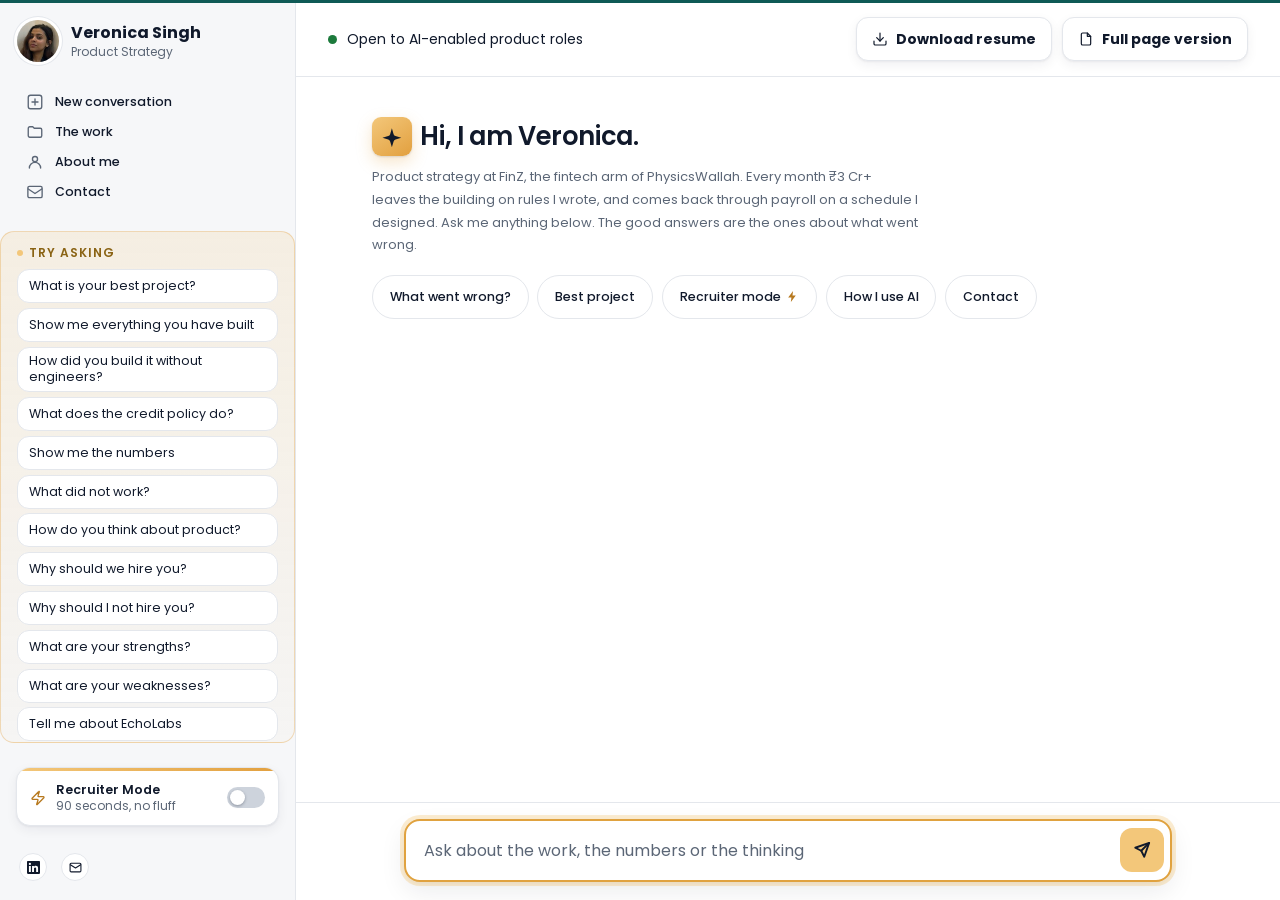
<file: index.html>
<!DOCTYPE html>
<html lang="en">
<head>
<meta charset="utf-8">
<meta name="viewport" content="width=device-width, initial-scale=1">
<title>Veronica Singh | Product Strategy, Employee Financing</title>
<meta name="description" content="Ask about the lending product Veronica Singh built from scratch at FinZ, the fintech vertical at PhysicsWallah. Now disbursing Rs 3 Cr+ a month to PhysicsWallah employees.">
<meta name="author" content="Veronica Singh">
<meta property="og:type" content="website">
<meta property="og:title" content="Veronica Singh | Product Strategy, Employee Financing">
<meta property="og:description" content="Ask about the lending product Veronica Singh built from scratch at FinZ, the fintech vertical at PhysicsWallah. Now disbursing Rs 3 Cr+ a month to PhysicsWallah employees.">
<meta property="og:site_name" content="Veronica Singh">
<meta property="og:locale" content="en_IN">
<!-- Set og:url and og:image once the site is hosted. -->
<!-- <meta property="og:url" content="https://YOUR-DOMAIN-HERE/index.html"> -->
<!-- <meta property="og:image" content="https://YOUR-DOMAIN-HERE/og-image.png"> 1200x630px -->
<meta name="twitter:card" content="summary_large_image">
<meta name="twitter:title" content="Veronica Singh | Product Strategy, Employee Financing">
<meta name="twitter:description" content="Ask about the lending product Veronica Singh built from scratch at FinZ, the fintech vertical at PhysicsWallah.">
<meta name="theme-color" content="#ffffff">
<link rel="preconnect" href="https://fonts.googleapis.com">
<link rel="preconnect" href="https://fonts.gstatic.com" crossorigin>
<link href="https://fonts.googleapis.com/css2?family=Poppins:wght@400;500;600;700&display=swap" rel="stylesheet">
<link rel="stylesheet" href="styles.css">
<link rel="stylesheet" href="chat.css">
</head>
<body class="app">
<a class="skip" href="#main">Skip to the conversation</a>
<div class="hairline" aria-hidden="true"></div>

<div class="shell">

  <aside class="side" id="side">
    <div class="side-id">
      <button class="side-face-btn" type="button" id="face-open" aria-label="See the full photo">
        <img class="side-face" src="img/avatar.jpg" alt="Veronica Singh" width="320" height="320">
      </button>
      <div>
        <p class="side-name">Veronica Singh</p>
        <p class="side-role">Product Strategy</p>
      </div>
    </div>

    <nav class="side-nav" aria-label="Sections">
      <button class="side-link" type="button" data-ask="reset"><svg viewBox="0 0 24 24" fill="none" stroke="currentColor" stroke-width="1.8" stroke-linecap="round" stroke-linejoin="round" aria-hidden="true"><rect x="3" y="3" width="18" height="18" rx="3"/><path d="M12 8v8M8 12h8"/></svg> New conversation</button>
      <button class="side-link" type="button" data-ask="work"><svg viewBox="0 0 24 24" fill="none" stroke="currentColor" stroke-width="1.8" stroke-linecap="round" stroke-linejoin="round" aria-hidden="true"><path d="M3 7a2 2 0 0 1 2-2h4l2 2h8a2 2 0 0 1 2 2v8a2 2 0 0 1-2 2H5a2 2 0 0 1-2-2z"/></svg> The work</button>
      <button class="side-link" type="button" data-ask="about"><svg viewBox="0 0 24 24" fill="none" stroke="currentColor" stroke-width="1.8" stroke-linecap="round" stroke-linejoin="round" aria-hidden="true"><circle cx="12" cy="8" r="3.4"/><path d="M4.5 20a7.5 7.5 0 0 1 15 0"/></svg> About me</button>
      <button class="side-link" type="button" data-ask="contact"><svg viewBox="0 0 24 24" fill="none" stroke="currentColor" stroke-width="1.8" stroke-linecap="round" stroke-linejoin="round" aria-hidden="true"><rect x="2.5" y="4.5" width="19" height="15" rx="2"/><path d="m3 8 9 6 9-6"/></svg> Contact</button>
    </nav>

    <div class="try-wrap">
      <p class="side-label" id="try-label">Try asking</p>
      <ul class="try-list" id="try-list" aria-labelledby="try-label">
        <li><button class="try" type="button" data-ask="best">What is your best project?</button></li>
        <li><button class="try" type="button" data-ask="work">Show me everything you have built</button></li>
        <li><button class="try" type="button" data-ask="ai">How did you build it without engineers?</button></li>
        <li><button class="try" type="button" data-ask="credit">What does the credit policy do?</button></li>
        <li><button class="try" type="button" data-ask="numbers">Show me the numbers</button></li>
        <li><button class="try" type="button" data-ask="limits">What did not work?</button></li>
        <li><button class="try" type="button" data-ask="principles">How do you think about product?</button></li>
        <li><button class="try" type="button" data-ask="why">Why should we hire you?</button></li>
        <li><button class="try" type="button" data-ask="nothire">Why should I not hire you?</button></li>
        <li><button class="try" type="button" data-ask="strengths">What are your strengths?</button></li>
        <li><button class="try" type="button" data-ask="weakness">What are your weaknesses?</button></li>
        <li><button class="try" type="button" data-ask="echolabs">Tell me about EchoLabs</button></li>
        <li><button class="try" type="button" data-ask="physicswallah">Why PhysicsWallah?</button></li>
        <li><button class="try" type="button" data-ask="origin">Where are you from?</button></li>
        <li><button class="try" type="button" data-ask="outside">What do you do outside work?</button></li>
        <li><button class="try" type="button" data-ask="education">What did you study?</button></li>
        <li><button class="try" type="button" data-ask="logistics">Are you open to remote roles?</button></li>
      </ul>
    </div>


    <div class="rec">
      <span class="rec-bar" aria-hidden="true"></span>
      <label class="rec-row" for="rec">
        <span class="rec-bolt" aria-hidden="true"><svg viewBox="0 0 24 24" fill="none" stroke="currentColor" stroke-width="2" stroke-linecap="round" stroke-linejoin="round"><path d="M4 14a1 1 0 0 1-.78-1.63l9.9-10.2a.5.5 0 0 1 .86.46l-1.92 6.02A1 1 0 0 0 13 10h7a1 1 0 0 1 .78 1.63l-9.9 10.2a.5.5 0 0 1-.86-.46l1.92-6.02A1 1 0 0 0 11 14z"/></svg></span>
        <span class="rec-copy">
          <span class="rec-name">Recruiter Mode</span>
          <span class="rec-sub">90 seconds, no fluff</span>
        </span>
        <input type="checkbox" id="rec">
        <span class="rec-switch" aria-hidden="true"></span>
      </label>
    </div>

    <ul class="side-social">
      <li>
        <a href="https://www.linkedin.com/in/veronicasingh250803" rel="me noopener" target="_blank" title="LinkedIn">
          <span class="sr">Connect on LinkedIn</span>
          <svg viewBox="0 0 24 24" fill="currentColor" aria-hidden="true"><path d="M20.45 20.45h-3.56v-5.57c0-1.33-.03-3.04-1.85-3.04-1.86 0-2.14 1.45-2.14 2.94v5.67H9.35V9h3.41v1.56h.05c.48-.9 1.63-1.85 3.36-1.85 3.6 0 4.27 2.37 4.27 5.45v6.29zM5.34 7.43a2.06 2.06 0 1 1 0-4.13 2.06 2.06 0 0 1 0 4.13zM7.12 20.45H3.56V9h3.56v11.45zM22.22 0H1.77C.79 0 0 .77 0 1.72v20.56C0 23.23.79 24 1.77 24h20.45c.98 0 1.78-.77 1.78-1.72V1.72C24 .77 23.2 0 22.22 0z"/></svg>
        </a>
      </li>
      <li>
        <a href="mailto:veronica.singh2525@gmail.com" title="Email">
          <span class="sr">Email veronica.singh2525@gmail.com</span>
          <svg viewBox="0 0 24 24" fill="none" stroke="currentColor" stroke-width="2" stroke-linecap="round" stroke-linejoin="round" aria-hidden="true"><rect x="2" y="4" width="20" height="16" rx="2"/><path d="m2.5 7 9.5 6 9.5-6"/></svg>
        </a>
      </li>
    </ul>
  </aside>

  <button class="backdrop" id="backdrop" type="button" hidden><span class="sr">Close the menu</span></button>

  <main class="main" id="main" tabindex="-1">
    <div class="topbar">
      <button class="drawer-toggle" id="drawer-toggle" type="button" aria-expanded="false" aria-controls="side">Menu</button>
      <p class="avail">
        <span class="dot" aria-hidden="true"></span>
        <span class="avail-short" aria-hidden="true">Open to work</span>
        <span class="avail-full" aria-hidden="true">Open to AI-enabled product roles</span>
        <span class="sr">Open to AI-enabled product roles</span>
      </p>
      <a class="home-link" href="assets/Veronica-Singh-Resume.pdf" download><svg viewBox="0 0 24 24" fill="none" stroke="currentColor" stroke-width="1.8" stroke-linecap="round" stroke-linejoin="round" aria-hidden="true"><path d="M12 15V3"/><path d="M21 15v4a2 2 0 0 1-2 2H5a2 2 0 0 1-2-2v-4"/><path d="m7 10 5 5 5-5"/></svg> <span>Download resume</span></a>
      <a class="home-link home-link--page" href="home.html"><svg viewBox="0 0 24 24" fill="none" stroke="currentColor" stroke-width="1.8" stroke-linecap="round" stroke-linejoin="round" aria-hidden="true"><path d="M14 3H7a2 2 0 0 0-2 2v14a2 2 0 0 0 2 2h10a2 2 0 0 0 2-2V8z"/><path d="M14 3v5h5"/></svg> <span>Full page version</span></a>
    </div>

    <div class="scroll" id="scroll">
      <div class="thread" id="thread">

        <div class="msg msg-open">
          <div class="said">
            <h1 class="lede"><span class="mark" aria-hidden="true"><svg viewBox="0 0 24 24" fill="currentColor"><path d="M12 2.6 13.9 9a3.2 3.2 0 0 0 2.1 2.1l6.4 1.9-6.4 1.9A3.2 3.2 0 0 0 13.9 17L12 23.4 10.1 17A3.2 3.2 0 0 0 8 14.9L1.6 13 8 11.1A3.2 3.2 0 0 0 10.1 9z"/></svg></span>Hi, I am Veronica.</h1>
            <p class="sub">Product strategy at FinZ, the fintech arm of PhysicsWallah. Every month
            &#8377;3 Cr+ leaves the building on rules I wrote, and comes back through payroll on
            a schedule I designed. Ask me anything below. The good answers are the ones about
            what went wrong.</p>
            <div class="asks">
              <button class="askchip" type="button" data-ask="limits">What went wrong?</button>
              <button class="askchip" type="button" data-ask="best">Best project</button>
              <button class="askchip" type="button" data-ask="recruiter">Recruiter mode <span class="bolt" aria-hidden="true"><svg viewBox="0 0 24 24" fill="currentColor"><path d="M13 2 4 14h6l-1 8 9-12h-6z"/></svg></span></button>
              <button class="askchip" type="button" data-ask="ai">How I use AI</button>
              <button class="askchip" type="button" data-ask="contact">Contact</button>
            </div>
            <noscript>
              <p style="margin-top:1rem"><b>This page needs JavaScript to answer questions.</b> Everything it would tell you is written out in full here:
              <a href="home.html">the full page version</a>, <a href="about.html">about Veronica</a>,
              <a href="projects.html">the case studies</a> and <a href="contact.html">how to get in touch</a>.</p>
            </noscript>
          </div>
        </div>

      </div>
    </div>

    <div class="composer-wrap">
      <form class="composer" id="composer" autocomplete="off">
        <label class="sr" for="q">Ask about the work, the numbers or the thinking</label>
        <input id="q" name="q" type="text" placeholder="Ask about the work, the numbers or the thinking" enterkeyhint="send">
        <button class="send" type="submit">
          <span class="sr">Send</span>
          <svg viewBox="0 0 24 24" fill="none" stroke="currentColor" stroke-width="2.5" stroke-linecap="round" stroke-linejoin="round" aria-hidden="true"><path d="M21.5 2.5 11 13"/><path d="M21.5 2.5 15 21l-4-8-8-4z"/></svg>
        </button>
      </form>
    </div>
  </main>

</div>

<div class="lightbox" id="lightbox" hidden>
  <button class="lightbox-scrim" id="lb-scrim" type="button" tabindex="-1" aria-hidden="true"></button>
  <figure class="lightbox-figure" role="dialog" aria-modal="true" aria-label="Photograph of Veronica Singh">
    <img src="img/portrait.jpg" alt="Veronica Singh" width="800" height="800">
    <button class="lightbox-close" id="lb-close" type="button" aria-label="Close photo">
      <svg viewBox="0 0 24 24" fill="none" stroke="currentColor" stroke-width="2.2" stroke-linecap="round" aria-hidden="true"><path d="M18 6 6 18M6 6l12 12"/></svg>
    </button>
  </figure>
</div>
<script src="chat.js"></script>
</body>
</html>
</file>
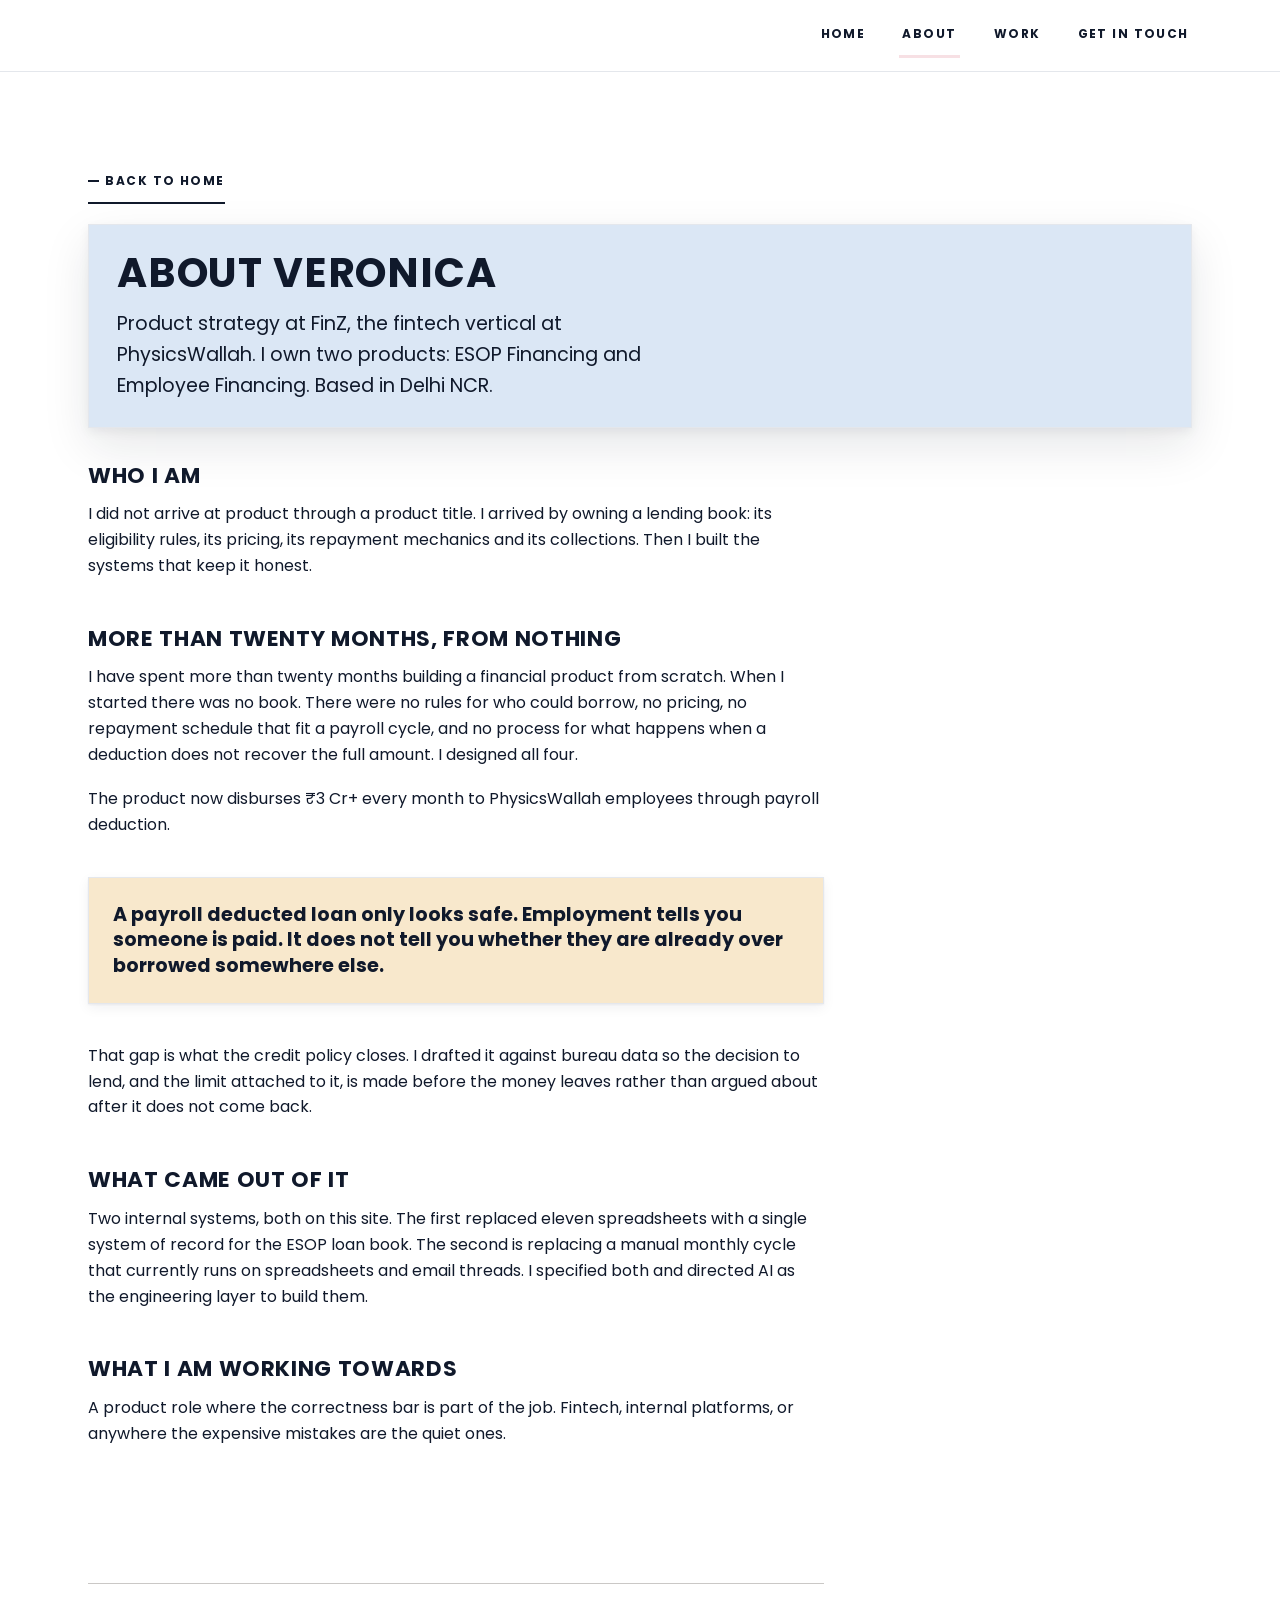
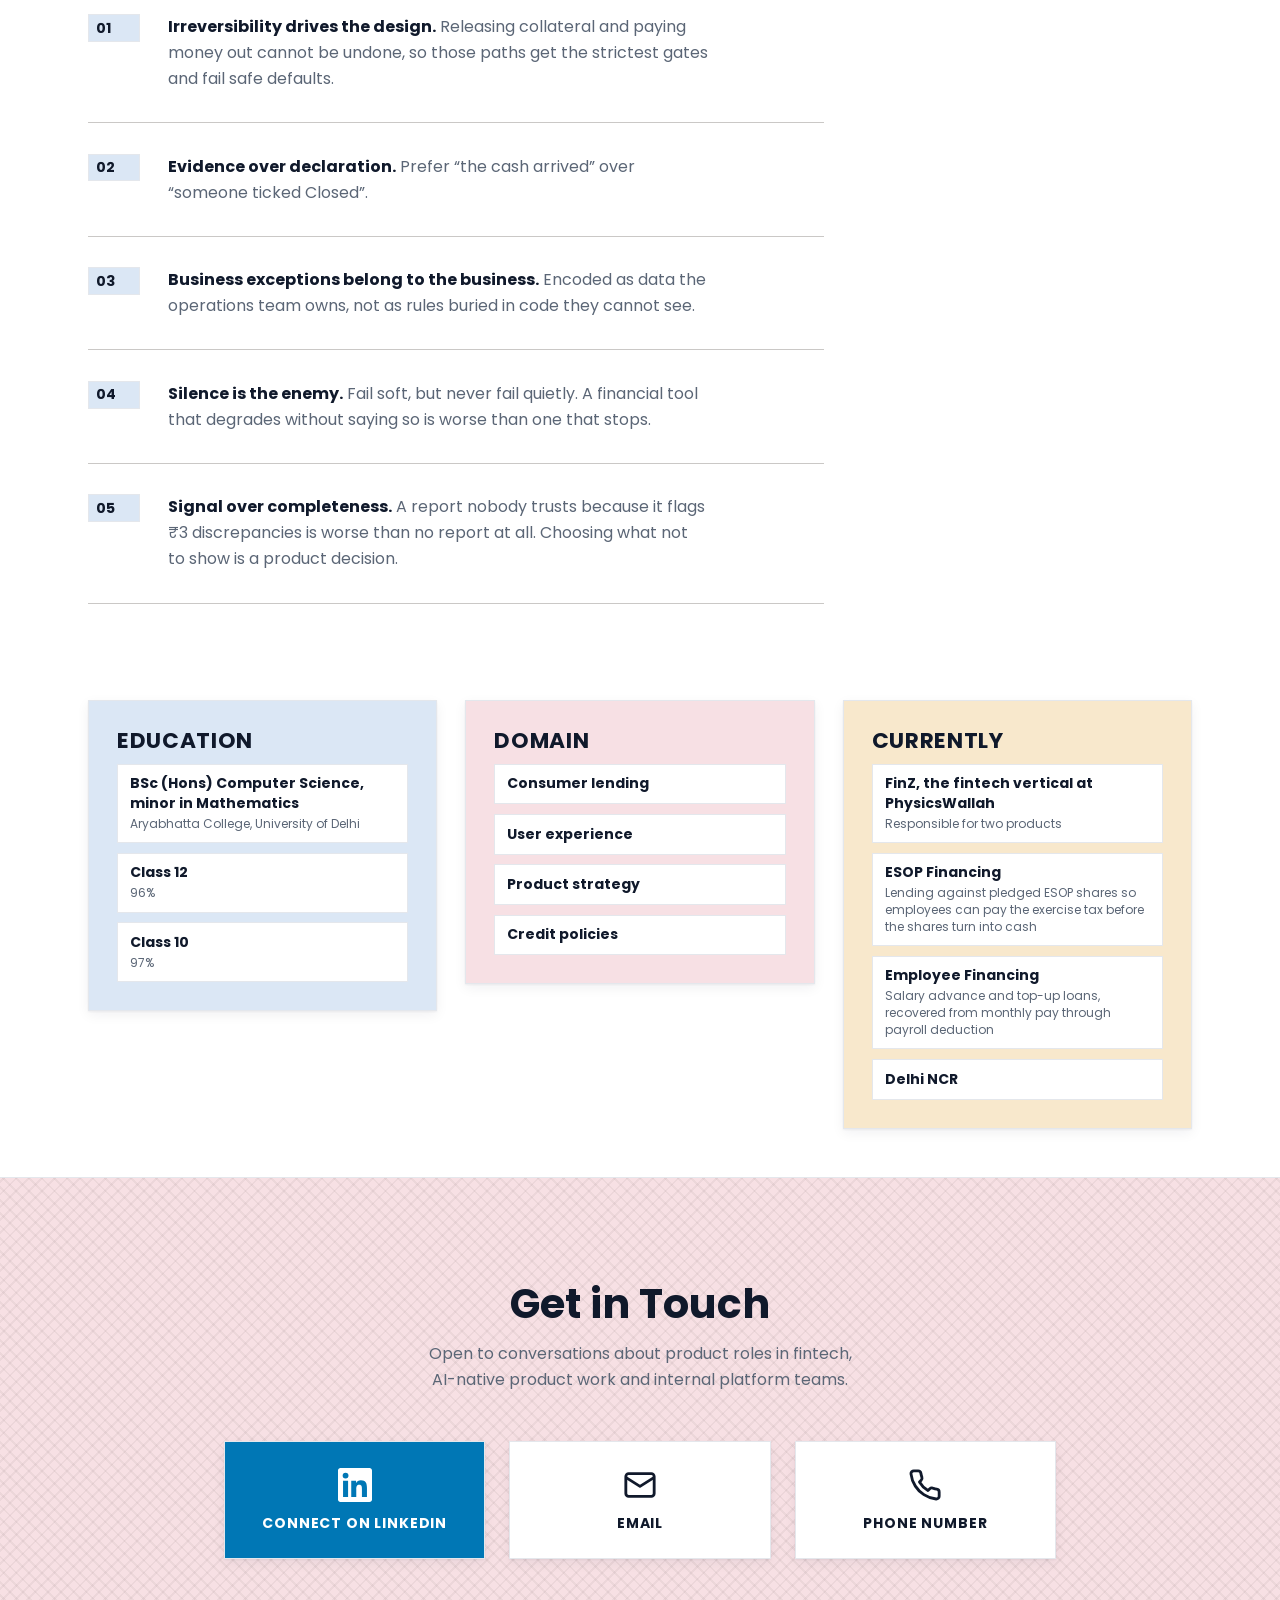
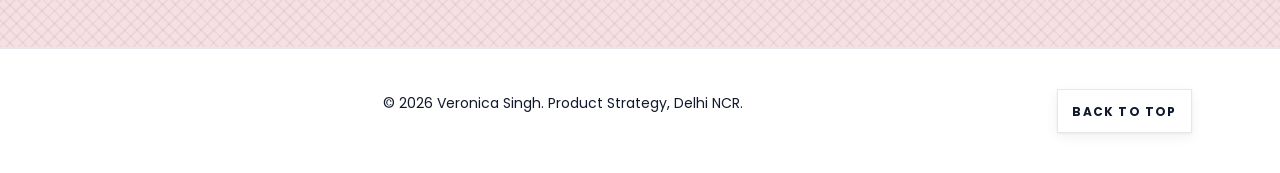
<file: about.html>
<!DOCTYPE html>
<html lang="en">
<head>
<meta charset="utf-8">
<meta name="viewport" content="width=device-width, initial-scale=1">
<title>About | Veronica Singh</title>
<meta name="description" content="More than twenty months building a lending product from scratch at FinZ, the fintech vertical at PhysicsWallah: eligibility, pricing, repayment, collections and the CIBIL based credit policy behind them.">
<meta name="author" content="Veronica Singh">
<meta property="og:type" content="website">
<meta property="og:title" content="About | Veronica Singh">
<meta property="og:description" content="More than twenty months building a lending product from scratch at FinZ, the fintech vertical at PhysicsWallah: eligibility, pricing, repayment, collections and the CIBIL based credit policy behind them.">
<meta property="og:site_name" content="Veronica Singh">
<meta property="og:locale" content="en_IN">
<!-- Set og:url and og:image once the site is hosted. -->
<!-- <meta property="og:url" content="https://YOUR-DOMAIN-HERE/about.html"> -->
<!-- <meta property="og:image" content="https://YOUR-DOMAIN-HERE/og-image.png"> 1200x630px -->
<meta name="twitter:card" content="summary_large_image">
<meta name="twitter:title" content="About | Veronica Singh">
<meta name="twitter:description" content="More than twenty months building a lending product from scratch at FinZ, the fintech vertical at PhysicsWallah: eligibility, pricing, repayment, collections and the CIBIL based credit policy behind them.">
<meta name="theme-color" content="#ffffff">
<link rel="preconnect" href="https://fonts.googleapis.com">
<link rel="preconnect" href="https://fonts.gstatic.com" crossorigin>
<link href="https://fonts.googleapis.com/css2?family=Poppins:wght@400;500;600;700&display=swap" rel="stylesheet">
<link rel="stylesheet" href="styles.css">
</head>
<body>
<a class="skip" href="#main">Skip to content</a>
<header class="site-nav">
  <div class="nav-inner">
    <button class="nav-toggle" type="button" aria-expanded="false" aria-controls="nav-links">Menu</button>
    <nav aria-label="Primary">
      <ul class="nav-links" id="nav-links">
        <li><a class="nav-link" href="index.html">Home</a></li>
        <li><a class="nav-link" href="about.html" aria-current="page">About</a></li>
        <li><a class="nav-link" href="projects.html">Work</a></li>
        <li><a class="nav-link" href="contact.html">Get in Touch</a></li>
      </ul>
    </nav>
  </div>
</header>
<main id="main">
<section>
  <div class="wrap">
    <a class="back-link" href="index.html">Back to home</a>
    <div class="page-head">
      <h1>About Veronica</h1>
      <p class="lede">Product strategy at FinZ, the fintech vertical at PhysicsWallah. I own two products: ESOP Financing and Employee Financing. Based in Delhi NCR.</p>
    </div>

    <div class="prose">
      <h2>Who I am</h2>
      <p>I did not arrive at product through a product title. I arrived by owning a lending book: its eligibility rules, its pricing, its repayment mechanics and its collections. Then I built the systems that keep it honest.</p>

      <h2>More than twenty months, from nothing</h2>
      <p>I have spent more than twenty months building a financial product from scratch. When I started there was no book. There were no rules for who could borrow, no pricing, no repayment schedule that fit a payroll cycle, and no process for what happens when a deduction does not recover the full amount. I designed all four.</p>
      <p>The product now disburses &#8377;3 Cr+ every month to PhysicsWallah employees through payroll deduction.</p>
      <blockquote><p>A payroll deducted loan only looks safe. Employment tells you someone is paid. It does not tell you whether they are already over borrowed somewhere else.</p></blockquote>
      <p>That gap is what the credit policy closes. I drafted it against bureau data so the decision to lend, and the limit attached to it, is made before the money leaves rather than argued about after it does not come back.</p>

      <h2>What came out of it</h2>
      <p>Two internal systems, both on this site. The first replaced eleven spreadsheets with a single system of record for the ESOP loan book. The second is replacing a manual monthly cycle that currently runs on spreadsheets and email threads. I specified both and directed AI as the engineering layer to build them.</p>

      <h2>What I am working towards</h2>
      <p>A product role where the correctness bar is part of the job. Fintech, internal platforms, or anywhere the expensive mistakes are the quiet ones.</p>
    </div>
  </div>
</section>


<section class="tight">
  <div class="wrap">
    <ol class="principles">
      <li><div class="p-text"><span class="p-lead">Irreversibility drives the design.</span> Releasing collateral and paying money out cannot be undone, so those paths get the strictest gates and fail safe defaults.</div></li>
      <li><div class="p-text"><span class="p-lead">Evidence over declaration.</span> Prefer &ldquo;the cash arrived&rdquo; over &ldquo;someone ticked Closed&rdquo;.</div></li>
      <li><div class="p-text"><span class="p-lead">Business exceptions belong to the business.</span> Encoded as data the operations team owns, not as rules buried in code they cannot see.</div></li>
      <li><div class="p-text"><span class="p-lead">Silence is the enemy.</span> Fail soft, but never fail quietly. A financial tool that degrades without saying so is worse than one that stops.</div></li>
      <li><div class="p-text"><span class="p-lead">Signal over completeness.</span> A report nobody trusts because it flags &#8377;3 discrepancies is worse than no report at all. Choosing what not to show is a product decision.</div></li>
    </ol>
  </div>
</section>


<section class="tight">
  <div class="wrap">
    <div class="grid grid--3">
      <div class="fact-col card card--blue">
        <h2>Education</h2>
        <ul>
          <li>BSc (Hons) Computer Science, minor in Mathematics<span>Aryabhatta College, University of Delhi</span></li>
          <li>Class 12<span>96%</span></li>
          <li>Class 10<span>97%</span></li>
        </ul>
      </div>
      <div class="fact-col card card--pink">
        <h2>Domain</h2>
        <ul>
          <li>Consumer lending</li>
          <li>User experience</li>
          <li>Product strategy</li>
          <li>Credit policies</li>
        </ul>
      </div>
      <div class="fact-col card card--tan">
        <h2>Currently</h2>
        <ul>
          <li>FinZ, the fintech vertical at PhysicsWallah<span>Responsible for two products</span></li>
          <li>ESOP Financing<span>Lending against pledged ESOP shares so employees can pay the exercise tax before the shares turn into cash</span></li>
          <li>Employee Financing<span>Salary advance and top-up loans, recovered from monthly pay through payroll deduction</span></li>
          <li>Delhi NCR</li>
        </ul>
      </div>
    </div>
  </div>
</section>
<section class="contact" id="contact">
  <div class="wrap">
    <div class="sec-head">
      <h2 class="sec-title">Get in Touch</h2>
      <p class="sec-intro">Open to conversations about product roles in fintech, AI-native product work and internal platform teams.</p>
    </div>
    <ul class="contact-actions">
      <li>
        <a class="action action--in" href="https://www.linkedin.com/in/veronicasingh250803" rel="me noopener" target="_blank">
          <span class="action-icon"><svg viewBox="0 0 24 24" fill="currentColor" aria-hidden="true"><path d="M20.45 20.45h-3.56v-5.57c0-1.33-.03-3.04-1.85-3.04-1.86 0-2.14 1.45-2.14 2.94v5.67H9.35V9h3.41v1.56h.05c.48-.9 1.63-1.85 3.36-1.85 3.6 0 4.27 2.37 4.27 5.45v6.29zM5.34 7.43a2.06 2.06 0 1 1 0-4.13 2.06 2.06 0 0 1 0 4.13zM7.12 20.45H3.56V9h3.56v11.45zM22.22 0H1.77C.79 0 0 .77 0 1.72v20.56C0 23.23.79 24 1.77 24h20.45c.98 0 1.78-.77 1.78-1.72V1.72C24 .77 23.2 0 22.22 0z"/></svg></span>
          <span class="action-label">Connect on LinkedIn</span>
        </a>
      </li>
      <li>
        <details class="action-details">
          <summary class="action">
          <span class="action-icon"><svg viewBox="0 0 24 24" fill="none" stroke="currentColor" stroke-width="2" stroke-linecap="round" stroke-linejoin="round" aria-hidden="true"><rect x="2" y="4" width="20" height="16" rx="2"/><path d="m2.5 7 9.5 6 9.5-6"/></svg></span>
          <span class="action-label">Email</span>
          </summary>
          <a class="action-value" href="mailto:veronica.singh2525@gmail.com">veronica.singh2525@gmail.com</a>
        </details>
      </li>
      <li>
        <details class="action-details">
          <summary class="action">
            <span class="action-icon"><svg viewBox="0 0 24 24" fill="none" stroke="currentColor" stroke-width="2" stroke-linecap="round" stroke-linejoin="round" aria-hidden="true"><path d="M22 16.9v3a2 2 0 0 1-2.2 2 19.8 19.8 0 0 1-8.6-3.1 19.5 19.5 0 0 1-6-6A19.8 19.8 0 0 1 2.1 4.2 2 2 0 0 1 4.1 2h3a2 2 0 0 1 2 1.7c.1 1 .4 1.9.7 2.8a2 2 0 0 1-.5 2.1L8.1 9.9a16 16 0 0 0 6 6l1.3-1.3a2 2 0 0 1 2.1-.4c.9.3 1.8.6 2.8.7a2 2 0 0 1 1.7 2z"/></svg></span>
            <span class="action-label">Phone number</span>
          </summary>
          <a class="action-value" href="tel:+919555914534">+91 95559 14534</a>
        </details>
      </li>
    </ul>
  </div>
</section>
</main>
<footer class="site-footer">
  <div class="wrap">
    <div class="footer-inner">
      <p class="colophon">&copy; 2026 Veronica Singh. Product Strategy, Delhi NCR.</p>
      <a class="to-top" href="#main">Back to top</a>
    </div>
  </div>
</footer>
<script src="main.js"></script>
</body>
</html>
</file>
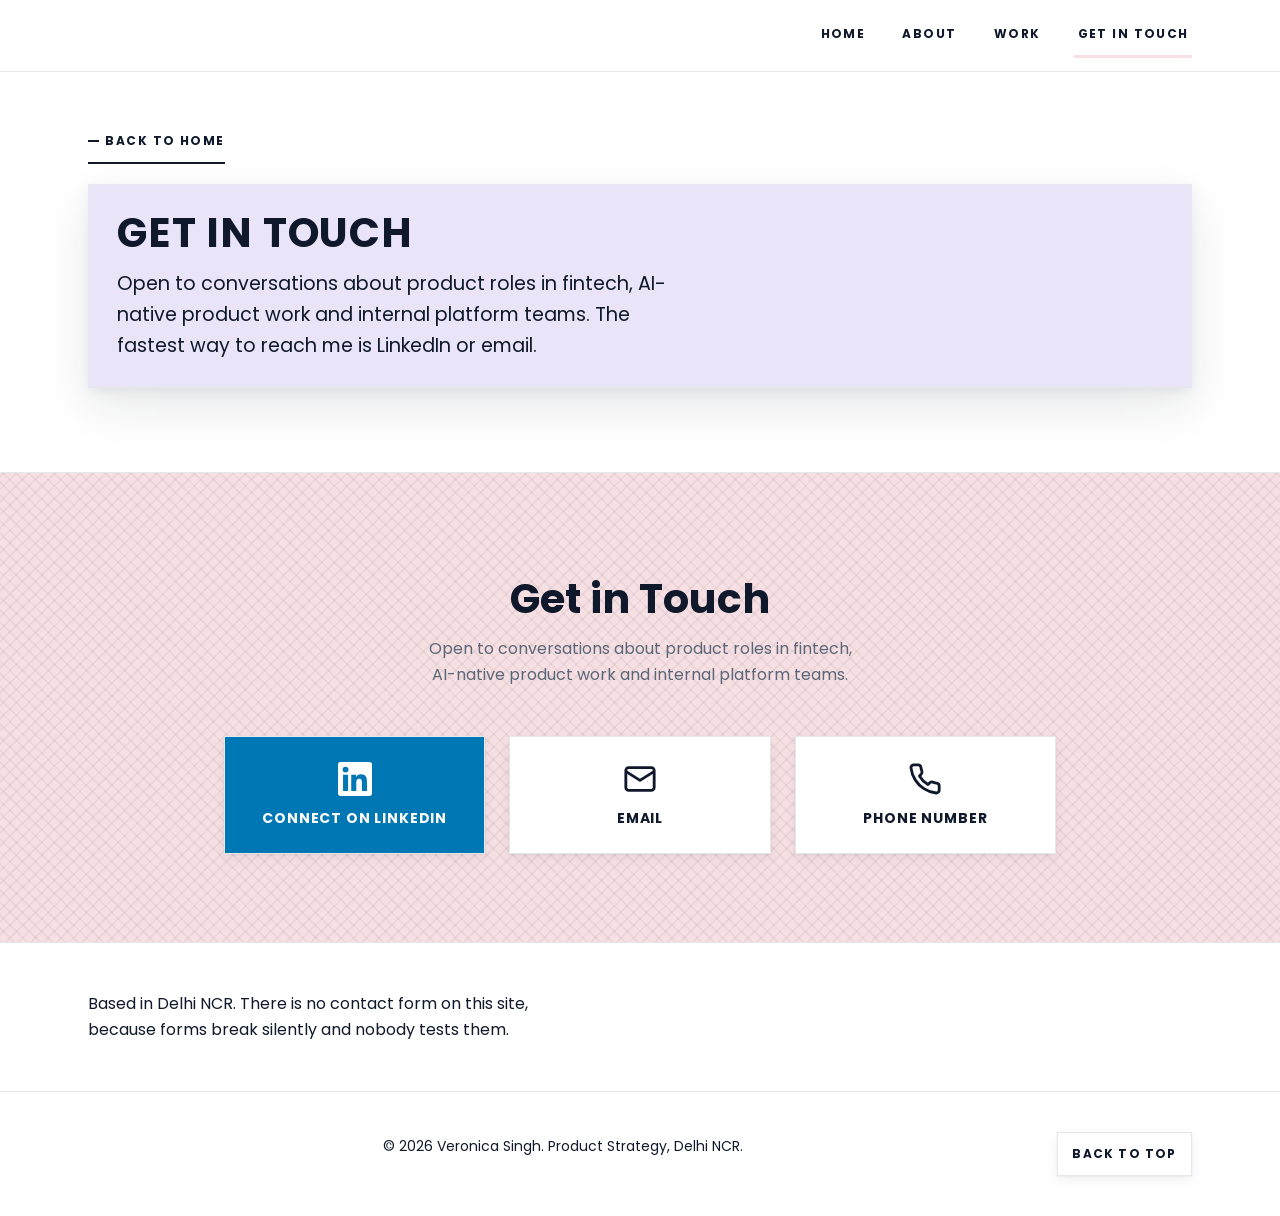
<file: contact.html>
<!DOCTYPE html>
<html lang="en">
<head>
<meta charset="utf-8">
<meta name="viewport" content="width=device-width, initial-scale=1">
<title>Get in Touch | Veronica Singh</title>
<meta name="description" content="LinkedIn, email or WhatsApp. Open to product roles in fintech, AI-native product work and internal platform teams.">
<meta name="author" content="Veronica Singh">
<meta property="og:type" content="website">
<meta property="og:title" content="Get in Touch | Veronica Singh">
<meta property="og:description" content="LinkedIn, email or WhatsApp. Open to product roles in fintech, AI-native product work and internal platform teams.">
<meta property="og:site_name" content="Veronica Singh">
<meta property="og:locale" content="en_IN">
<!-- Set og:url and og:image once the site is hosted. -->
<!-- <meta property="og:url" content="https://YOUR-DOMAIN-HERE/contact.html"> -->
<!-- <meta property="og:image" content="https://YOUR-DOMAIN-HERE/og-image.png"> 1200x630px -->
<meta name="twitter:card" content="summary_large_image">
<meta name="twitter:title" content="Get in Touch | Veronica Singh">
<meta name="twitter:description" content="LinkedIn, email or WhatsApp. Open to product roles in fintech, AI-native product work and internal platform teams.">
<meta name="theme-color" content="#ffffff">
<link rel="preconnect" href="https://fonts.googleapis.com">
<link rel="preconnect" href="https://fonts.gstatic.com" crossorigin>
<link href="https://fonts.googleapis.com/css2?family=Poppins:wght@400;500;600;700&display=swap" rel="stylesheet">
<link rel="stylesheet" href="styles.css">
</head>
<body>
<a class="skip" href="#main">Skip to content</a>
<header class="site-nav">
  <div class="nav-inner">
    <button class="nav-toggle" type="button" aria-expanded="false" aria-controls="nav-links">Menu</button>
    <nav aria-label="Primary">
      <ul class="nav-links" id="nav-links">
        <li><a class="nav-link" href="index.html">Home</a></li>
        <li><a class="nav-link" href="about.html">About</a></li>
        <li><a class="nav-link" href="projects.html">Work</a></li>
        <li><a class="nav-link" href="contact.html" aria-current="page">Get in Touch</a></li>
      </ul>
    </nav>
  </div>
</header>
<main id="main">
<section class="tight">
  <div class="wrap">
    <a class="back-link" href="index.html">Back to home</a>
    <div class="page-head page-head--lav">
      <h1>Get in Touch</h1>
      <p class="lede">Open to conversations about product roles in fintech, AI-native product work and internal platform teams. The fastest way to reach me is LinkedIn or email.</p>
    </div>
  </div>
</section>
<section class="contact" id="contact">
  <div class="wrap">
    <div class="sec-head">
      <h2 class="sec-title">Get in Touch</h2>
      <p class="sec-intro">Open to conversations about product roles in fintech, AI-native product work and internal platform teams.</p>
    </div>
    <ul class="contact-actions">
      <li>
        <a class="action action--in" href="https://www.linkedin.com/in/veronicasingh250803" rel="me noopener" target="_blank">
          <span class="action-icon"><svg viewBox="0 0 24 24" fill="currentColor" aria-hidden="true"><path d="M20.45 20.45h-3.56v-5.57c0-1.33-.03-3.04-1.85-3.04-1.86 0-2.14 1.45-2.14 2.94v5.67H9.35V9h3.41v1.56h.05c.48-.9 1.63-1.85 3.36-1.85 3.6 0 4.27 2.37 4.27 5.45v6.29zM5.34 7.43a2.06 2.06 0 1 1 0-4.13 2.06 2.06 0 0 1 0 4.13zM7.12 20.45H3.56V9h3.56v11.45zM22.22 0H1.77C.79 0 0 .77 0 1.72v20.56C0 23.23.79 24 1.77 24h20.45c.98 0 1.78-.77 1.78-1.72V1.72C24 .77 23.2 0 22.22 0z"/></svg></span>
          <span class="action-label">Connect on LinkedIn</span>
        </a>
      </li>
      <li>
        <details class="action-details">
          <summary class="action">
          <span class="action-icon"><svg viewBox="0 0 24 24" fill="none" stroke="currentColor" stroke-width="2" stroke-linecap="round" stroke-linejoin="round" aria-hidden="true"><rect x="2" y="4" width="20" height="16" rx="2"/><path d="m2.5 7 9.5 6 9.5-6"/></svg></span>
          <span class="action-label">Email</span>
          </summary>
          <a class="action-value" href="mailto:veronica.singh2525@gmail.com">veronica.singh2525@gmail.com</a>
        </details>
      </li>
      <li>
        <details class="action-details">
          <summary class="action">
            <span class="action-icon"><svg viewBox="0 0 24 24" fill="none" stroke="currentColor" stroke-width="2" stroke-linecap="round" stroke-linejoin="round" aria-hidden="true"><path d="M22 16.9v3a2 2 0 0 1-2.2 2 19.8 19.8 0 0 1-8.6-3.1 19.5 19.5 0 0 1-6-6A19.8 19.8 0 0 1 2.1 4.2 2 2 0 0 1 4.1 2h3a2 2 0 0 1 2 1.7c.1 1 .4 1.9.7 2.8a2 2 0 0 1-.5 2.1L8.1 9.9a16 16 0 0 0 6 6l1.3-1.3a2 2 0 0 1 2.1-.4c.9.3 1.8.6 2.8.7a2 2 0 0 1 1.7 2z"/></svg></span>
            <span class="action-label">Phone number</span>
          </summary>
          <a class="action-value" href="tel:+919555914534">+91 95559 14534</a>
        </details>
      </li>
    </ul>
  </div>
</section>
<section class="tight">
  <div class="wrap">
    <p style="max-width:44ch">Based in Delhi NCR. There is no contact form on this site, because forms break silently and nobody tests them.</p>
  </div>
</section>
</main>
<footer class="site-footer">
  <div class="wrap">
    <div class="footer-inner">
      <p class="colophon">&copy; 2026 Veronica Singh. Product Strategy, Delhi NCR.</p>
      <a class="to-top" href="#main">Back to top</a>
    </div>
  </div>
</footer>
<script src="main.js"></script>
</body>
</html>
</file>
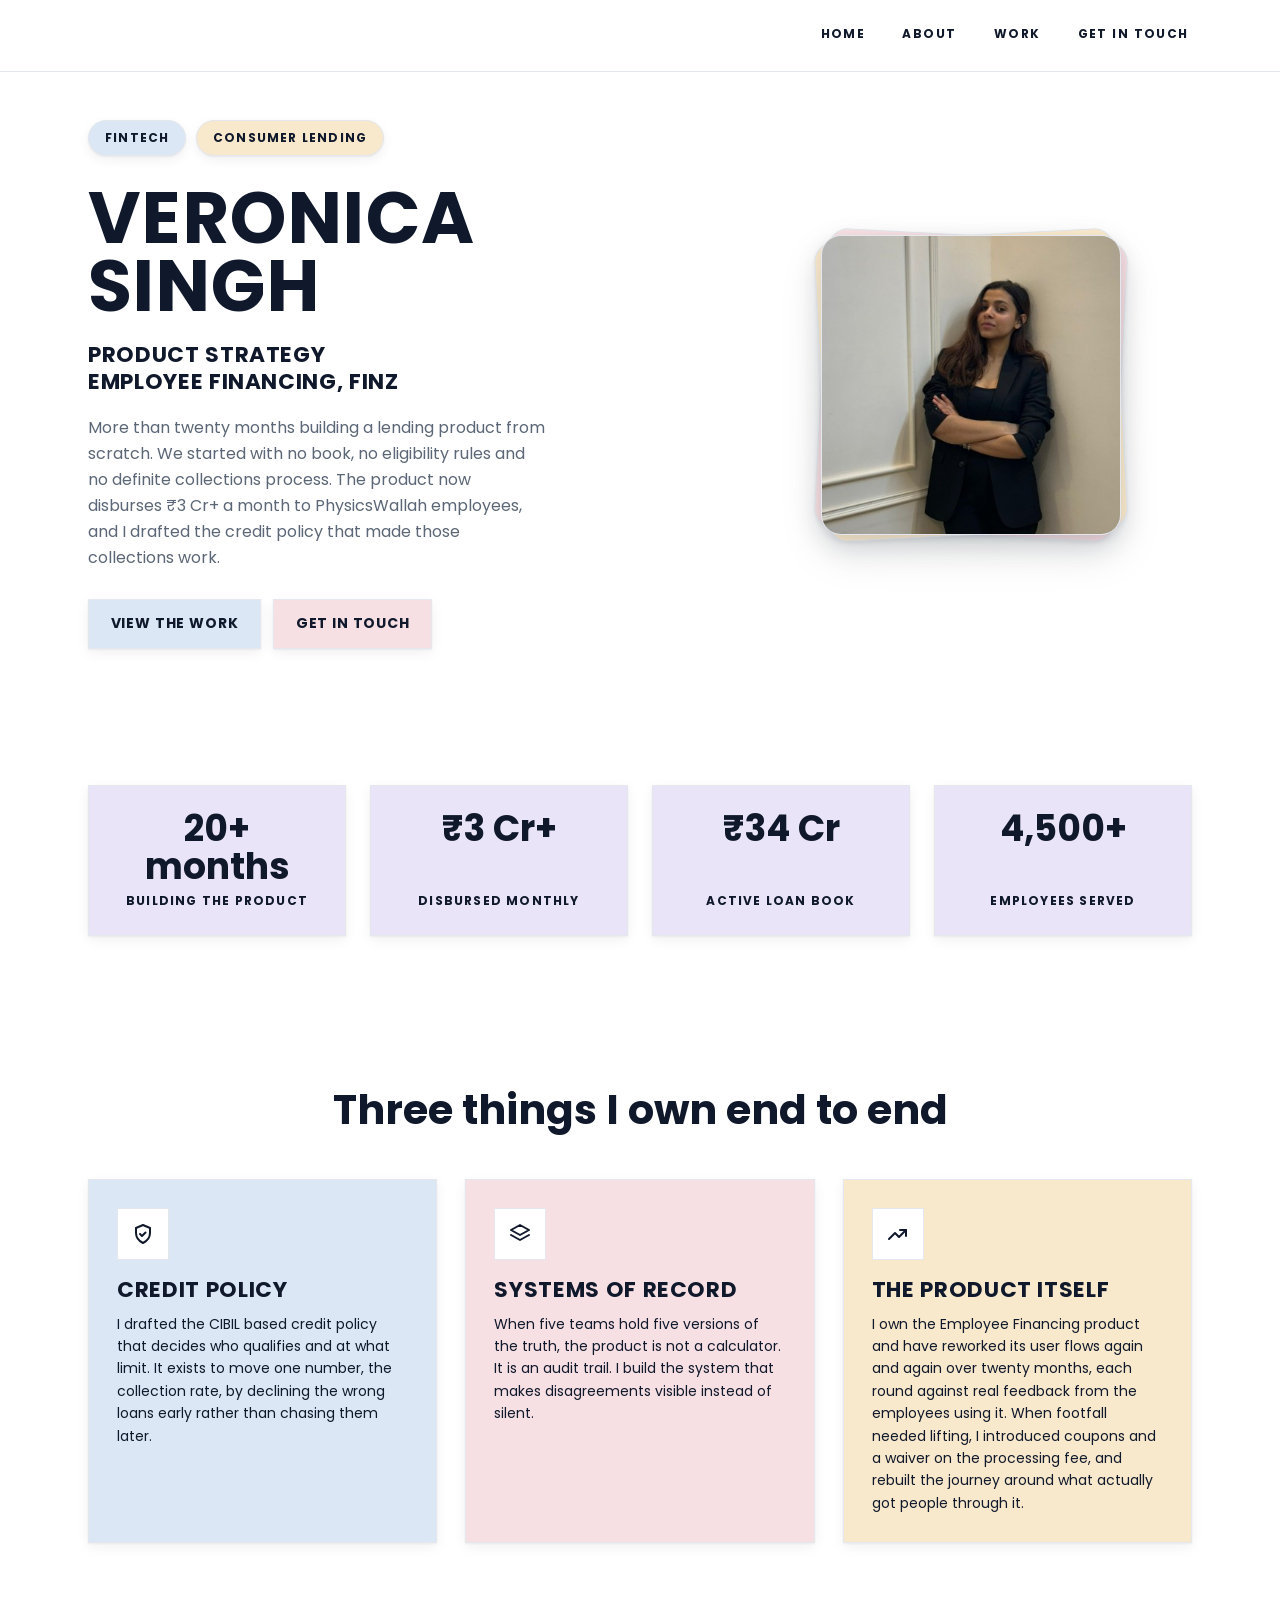
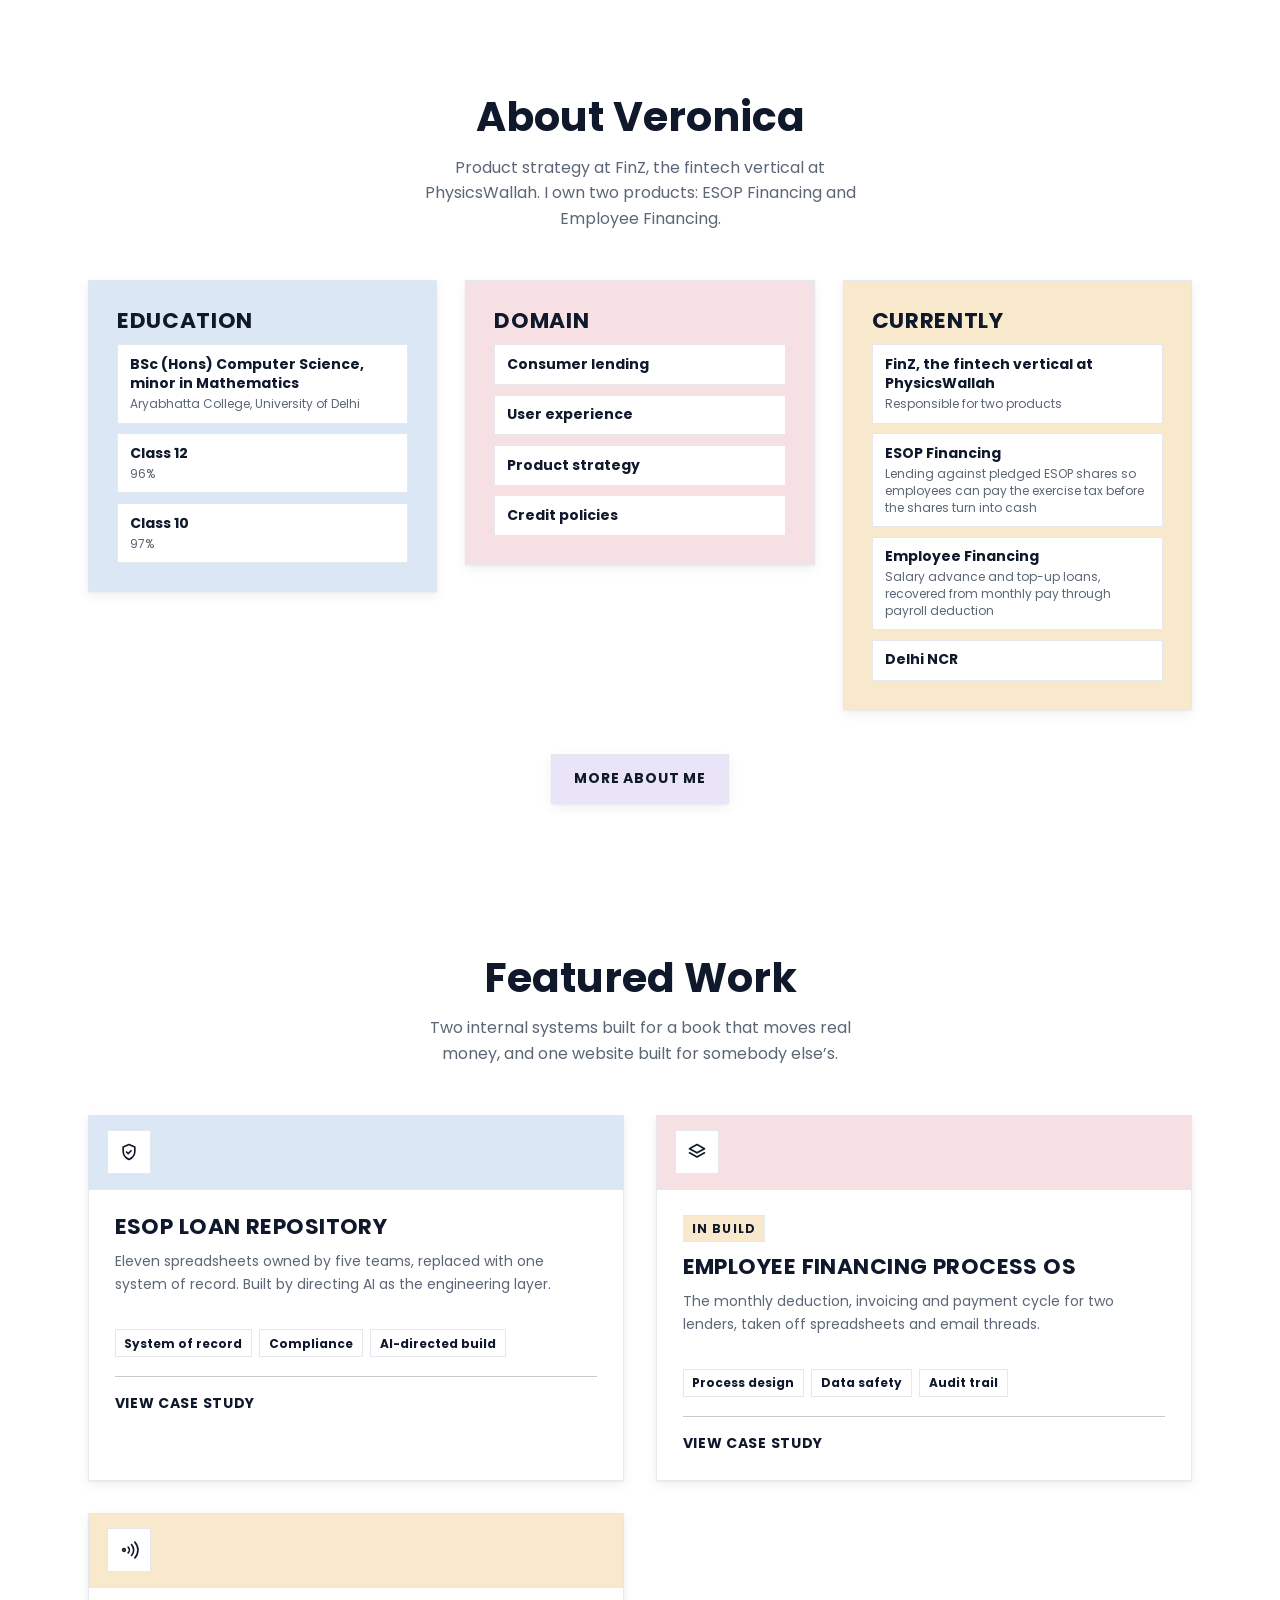
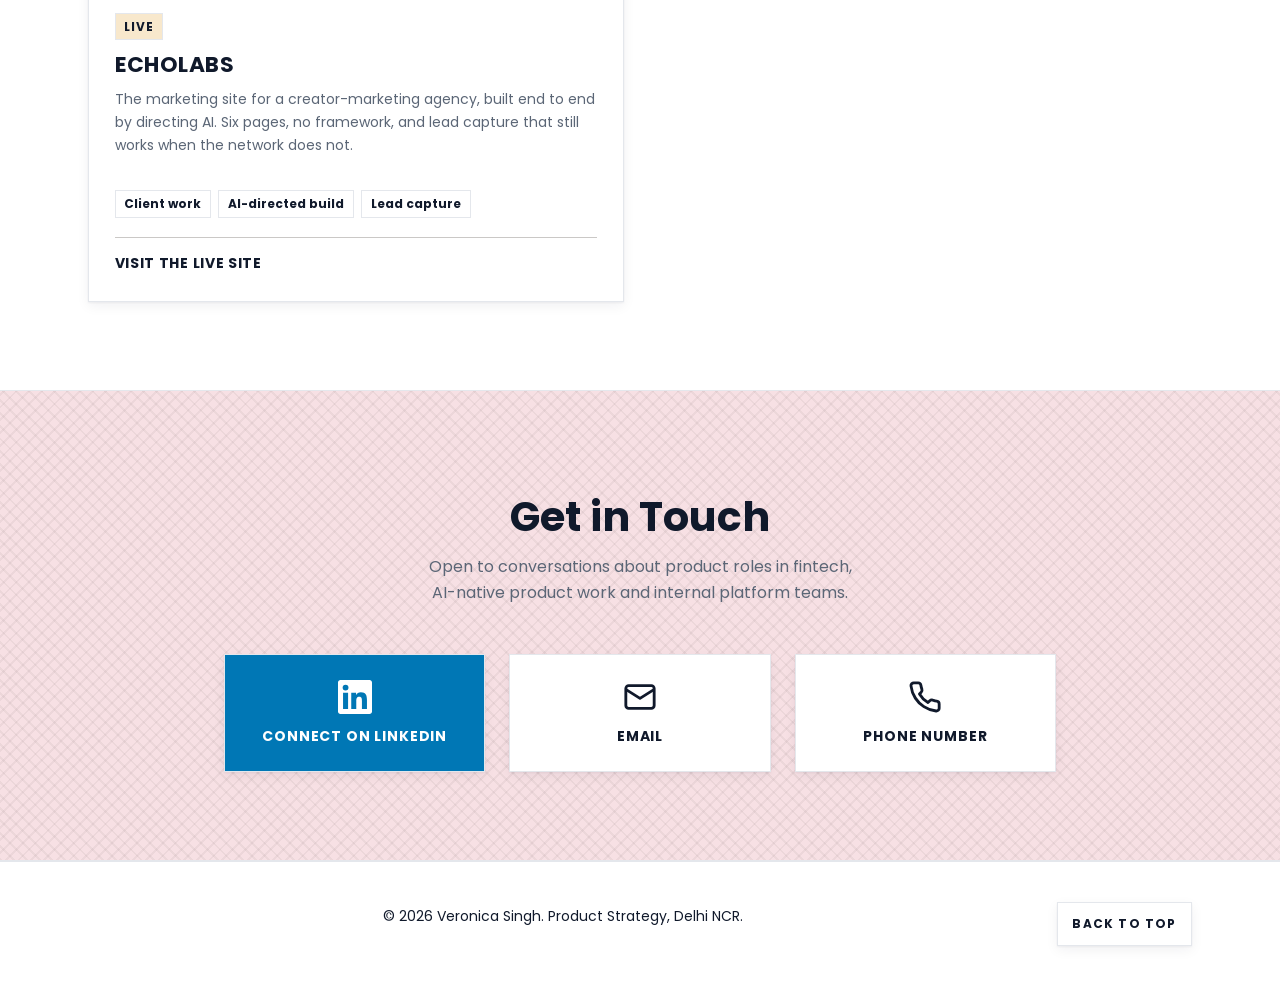
<file: home.html>
<!DOCTYPE html>
<html lang="en">
<head>
<meta charset="utf-8">
<meta name="viewport" content="width=device-width, initial-scale=1">
<title>Full Page Version | Veronica Singh</title>
<meta name="description" content="More than twenty months building a lending product from scratch at FinZ, the fintech vertical at PhysicsWallah. Now disbursing Rs 3 Cr+ a month to PhysicsWallah employees.">
<meta name="author" content="Veronica Singh">
<meta property="og:type" content="website">
<meta property="og:title" content="Veronica Singh | Product Strategy, Employee Financing">
<meta property="og:description" content="More than twenty months building a lending product from scratch at FinZ, the fintech vertical at PhysicsWallah. Now disbursing Rs 3 Cr+ a month to PhysicsWallah employees.">
<meta property="og:site_name" content="Veronica Singh">
<meta property="og:locale" content="en_IN">
<!-- Set og:url and og:image once the site is hosted. -->
<!-- <meta property="og:url" content="https://YOUR-DOMAIN-HERE/index.html"> -->
<!-- <meta property="og:image" content="https://YOUR-DOMAIN-HERE/og-image.png"> 1200x630px -->
<meta name="twitter:card" content="summary_large_image">
<meta name="twitter:title" content="Veronica Singh | Product Strategy, Employee Financing">
<meta name="twitter:description" content="More than twenty months building a lending product from scratch at FinZ, the fintech vertical at PhysicsWallah. Now disbursing Rs 3 Cr+ a month to PhysicsWallah employees.">
<meta name="theme-color" content="#ffffff">
<link rel="preconnect" href="https://fonts.googleapis.com">
<link rel="preconnect" href="https://fonts.gstatic.com" crossorigin>
<link href="https://fonts.googleapis.com/css2?family=Poppins:wght@400;500;600;700&display=swap" rel="stylesheet">
<link rel="stylesheet" href="styles.css">
</head>
<body>
<a class="skip" href="#main">Skip to content</a>
<header class="site-nav">
  <div class="nav-inner">
    <button class="nav-toggle" type="button" aria-expanded="false" aria-controls="nav-links">Menu</button>
    <nav aria-label="Primary">
      <ul class="nav-links" id="nav-links">
        <li><a class="nav-link" href="index.html">Home</a></li>
        <li><a class="nav-link" href="about.html">About</a></li>
        <li><a class="nav-link" href="projects.html">Work</a></li>
        <li><a class="nav-link" href="contact.html">Get in Touch</a></li>
      </ul>
    </nav>
  </div>
</header>
<main id="main">
<section class="hero">
  <div class="wrap hero-grid">
    <div>
      <ul class="hero-pills" aria-label="Focus areas">
        <li class="pill">Fintech</li>
        <li class="pill pill--tan">Consumer lending</li>
      </ul>
      <h1 class="name">Veronica Singh</h1>
      <p class="role">Product Strategy<br>Employee Financing, FinZ</p>
      <p class="hero-sub">More than twenty months building a lending product from scratch. We started with no book, no eligibility rules and no definite collections process. The product now disburses &#8377;3 Cr+ a month to PhysicsWallah employees, and I drafted the credit policy that made those collections work.</p>
      <div class="hero-cta">
        <a class="btn" href="projects.html">View the work</a>
        <a class="btn btn--pink" href="contact.html">Get in touch</a>
      </div>
    </div>
    <div class="photo-stack">
      <div class="photo-frame"><img src="img/portrait.jpg" alt="Veronica Singh" width="800" height="800"></div>
    </div>
  </div>
</section>
<section class="tight">
  <div class="wrap">
    <ul class="stat-list">
      <li class="stat-box"><span class="stat-figure">20+ months</span><span class="stat-label">Building the product</span></li>
      <li class="stat-box"><span class="stat-figure">&#8377;3 Cr+</span><span class="stat-label">Disbursed monthly</span></li>
      <li class="stat-box"><span class="stat-figure">&#8377;34 Cr</span><span class="stat-label">Active loan book</span></li>
      <li class="stat-box"><span class="stat-figure">4,500+</span><span class="stat-label">Employees served</span></li>
    </ul>
  </div>
</section>
<section>
  <div class="wrap">
    <div class="sec-head">
      <h2 class="sec-title">Three things I own end to end</h2>
    </div>
    <div class="grid grid--3">
      <article class="card card--blue">
        <span class="icon-box" aria-hidden="true"><svg viewBox="0 0 24 24" fill="none" stroke="currentColor" stroke-width="2" stroke-linecap="round" stroke-linejoin="round"><path d="M12 3l7 3v5c0 4.5-3 8-7 10-4-2-7-5.5-7-10V6z"/><path d="M9 12l2 2 3.5-3.5"/></svg></span>
        <h3>Credit policy</h3>
        <p>I drafted the CIBIL based credit policy that decides who qualifies and at what limit. It exists to move one number, the collection rate, by declining the wrong loans early rather than chasing them later.</p>
      </article>
      <article class="card card--pink">
        <span class="icon-box" aria-hidden="true"><svg viewBox="0 0 24 24" fill="none" stroke="currentColor" stroke-width="2" stroke-linecap="round" stroke-linejoin="round"><path d="M12 3l9 5-9 5-9-5z"/><path d="M3 13l9 5 9-5"/></svg></span>
        <h3>Systems of record</h3>
        <p>When five teams hold five versions of the truth, the product is not a calculator. It is an audit trail. I build the system that makes disagreements visible instead of silent.</p>
      </article>
      <article class="card card--tan">
        <span class="icon-box" aria-hidden="true"><svg viewBox="0 0 24 24" fill="none" stroke="currentColor" stroke-width="2" stroke-linecap="round" stroke-linejoin="round"><path d="M3 17l6-6 4 4 7-7"/><path d="M14 8h6v6"/></svg></span>
        <h3>The product itself</h3>
        <p>I own the Employee Financing product and have reworked its user flows again and again over twenty months, each round against real feedback from the employees using it. When footfall needed lifting, I introduced coupons and a waiver on the processing fee, and rebuilt the journey around what actually got people through it.</p>
      </article>
    </div>
  </div>
</section>
<section class="tight">
  <div class="wrap">
    <div class="sec-head">
      <h2 class="sec-title">About Veronica</h2>
      <p class="sec-intro">Product strategy at FinZ, the fintech vertical at PhysicsWallah. I own two products: ESOP Financing and Employee Financing.</p>
    </div>
    <div class="grid grid--3">
      <div class="fact-col card card--blue">
        <h3>Education</h3>
        <ul>
          <li>BSc (Hons) Computer Science, minor in Mathematics<span>Aryabhatta College, University of Delhi</span></li>
          <li>Class 12<span>96%</span></li>
          <li>Class 10<span>97%</span></li>
        </ul>
      </div>
      <div class="fact-col card card--pink">
        <h3>Domain</h3>
        <ul>
          <li>Consumer lending</li>
          <li>User experience</li>
          <li>Product strategy</li>
          <li>Credit policies</li>
        </ul>
      </div>
      <div class="fact-col card card--tan">
        <h3>Currently</h3>
        <ul>
          <li>FinZ, the fintech vertical at PhysicsWallah<span>Responsible for two products</span></li>
          <li>ESOP Financing<span>Lending against pledged ESOP shares so employees can pay the exercise tax before the shares turn into cash</span></li>
          <li>Employee Financing<span>Salary advance and top-up loans, recovered from monthly pay through payroll deduction</span></li>
          <li>Delhi NCR</li>
        </ul>
      </div>
    </div>
    <p style="text-align:center;margin-top:clamp(2rem,4vw,2.75rem)">
      <a class="btn btn--lav" href="about.html">More about me</a>
    </p>
  </div>
</section>
<section>
  <div class="wrap">
    <div class="sec-head">
      <h2 class="sec-title">Featured Work</h2>
      <p class="sec-intro">Two internal systems built for a book that moves real money, and one website built for somebody else&rsquo;s.</p>
    </div>
    <ul class="case-list">
    <li><a class="case-card case--1" href="project-esop-repository.html">
      <span class="case-head">
        <span class="icon-box" aria-hidden="true"><svg viewBox="0 0 24 24" fill="none" stroke="currentColor" stroke-width="2" stroke-linecap="round" stroke-linejoin="round"><path d="M12 3l7 3v5c0 4.5-3 8-7 10-4-2-7-5.5-7-10V6z"/><path d="M9 12l2 2 3.5-3.5"/></svg></span>
      </span>
      <span class="case-body">
        
        <h3>ESOP Loan Repository</h3>
        <p>Eleven spreadsheets owned by five teams, replaced with one system of record. Built by directing AI as the engineering layer.</p>
        <ul class="chips"><li class="chip">System of record</li><li class="chip">Compliance</li><li class="chip">AI-directed build</li></ul>
        <span class="card-more">View case study</span>
      </span>
    </a></li>
    <li><a class="case-card case--2" href="project-financing-os.html">
      <span class="case-head">
        <span class="icon-box" aria-hidden="true"><svg viewBox="0 0 24 24" fill="none" stroke="currentColor" stroke-width="2" stroke-linecap="round" stroke-linejoin="round"><path d="M12 3l9 5-9 5-9-5z"/><path d="M3 13l9 5 9-5"/></svg></span>
      </span>
      <span class="case-body">
        <span class="status">In build</span>
        <h3>Employee Financing Process OS</h3>
        <p>The monthly deduction, invoicing and payment cycle for two lenders, taken off spreadsheets and email threads.</p>
        <ul class="chips"><li class="chip">Process design</li><li class="chip">Data safety</li><li class="chip">Audit trail</li></ul>
        <span class="card-more">View case study</span>
      </span>
    </a></li>
    <li><a class="case-card case--3" href="https://echolabs.net.in/" rel="noopener" target="_blank">
      <span class="case-head">
        <span class="icon-box" aria-hidden="true"><svg viewBox="0 0 24 24" fill="none" stroke="currentColor" stroke-width="2" stroke-linecap="round" stroke-linejoin="round"><circle cx="6" cy="12" r="1.6"/><path d="M11 8.5a5 5 0 0 1 0 7"/><path d="M15 5.5a9.5 9.5 0 0 1 0 13"/><path d="M19 2.5a14 14 0 0 1 0 19"/></svg></span>
      </span>
      <span class="case-body">
        <span class="status">Live</span>
        <h3>EchoLabs</h3>
        <p>The marketing site for a creator-marketing agency, built end to end by directing AI. Six pages, no framework, and lead capture that still works when the network does not.</p>
        <ul class="chips"><li class="chip">Client work</li><li class="chip">AI-directed build</li><li class="chip">Lead capture</li></ul>
        <span class="card-more">Visit the live site</span>
      </span>
    </a></li>
    <!-- THIRD CASE STUDY, NOT YET WRITTEN.
         Uncomment this block and fill it in to add the third case study,
         then create project-lending-product.html using either existing
         case-study page as the template. Nothing else needs changing.

    <li><a class="case-card case--3" href="project-lending-product.html">
      <span class="case-head">
        <span class="icon-box"></span>
      </span>
      <span class="case-body">
        <h3>TITLE</h3>
        <p>ONE OR TWO SENTENCES.</p>
        <ul class="chips"><li class="chip">TAG</li></ul>
        <span class="card-more">View case study</span>
      </span>
    </a></li>
    -->
    </ul>
  </div>
</section>
<section class="contact" id="contact">
  <div class="wrap">
    <div class="sec-head">
      <h2 class="sec-title">Get in Touch</h2>
      <p class="sec-intro">Open to conversations about product roles in fintech, AI-native product work and internal platform teams.</p>
    </div>
    <ul class="contact-actions">
      <li>
        <a class="action action--in" href="https://www.linkedin.com/in/veronicasingh250803" rel="me noopener" target="_blank">
          <span class="action-icon"><svg viewBox="0 0 24 24" fill="currentColor" aria-hidden="true"><path d="M20.45 20.45h-3.56v-5.57c0-1.33-.03-3.04-1.85-3.04-1.86 0-2.14 1.45-2.14 2.94v5.67H9.35V9h3.41v1.56h.05c.48-.9 1.63-1.85 3.36-1.85 3.6 0 4.27 2.37 4.27 5.45v6.29zM5.34 7.43a2.06 2.06 0 1 1 0-4.13 2.06 2.06 0 0 1 0 4.13zM7.12 20.45H3.56V9h3.56v11.45zM22.22 0H1.77C.79 0 0 .77 0 1.72v20.56C0 23.23.79 24 1.77 24h20.45c.98 0 1.78-.77 1.78-1.72V1.72C24 .77 23.2 0 22.22 0z"/></svg></span>
          <span class="action-label">Connect on LinkedIn</span>
        </a>
      </li>
      <li>
        <details class="action-details">
          <summary class="action">
          <span class="action-icon"><svg viewBox="0 0 24 24" fill="none" stroke="currentColor" stroke-width="2" stroke-linecap="round" stroke-linejoin="round" aria-hidden="true"><rect x="2" y="4" width="20" height="16" rx="2"/><path d="m2.5 7 9.5 6 9.5-6"/></svg></span>
          <span class="action-label">Email</span>
          </summary>
          <a class="action-value" href="mailto:veronica.singh2525@gmail.com">veronica.singh2525@gmail.com</a>
        </details>
      </li>
      <li>
        <details class="action-details">
          <summary class="action">
            <span class="action-icon"><svg viewBox="0 0 24 24" fill="none" stroke="currentColor" stroke-width="2" stroke-linecap="round" stroke-linejoin="round" aria-hidden="true"><path d="M22 16.9v3a2 2 0 0 1-2.2 2 19.8 19.8 0 0 1-8.6-3.1 19.5 19.5 0 0 1-6-6A19.8 19.8 0 0 1 2.1 4.2 2 2 0 0 1 4.1 2h3a2 2 0 0 1 2 1.7c.1 1 .4 1.9.7 2.8a2 2 0 0 1-.5 2.1L8.1 9.9a16 16 0 0 0 6 6l1.3-1.3a2 2 0 0 1 2.1-.4c.9.3 1.8.6 2.8.7a2 2 0 0 1 1.7 2z"/></svg></span>
            <span class="action-label">Phone number</span>
          </summary>
          <a class="action-value" href="tel:+919555914534">+91 95559 14534</a>
        </details>
      </li>
    </ul>
  </div>
</section>
</main>
<footer class="site-footer">
  <div class="wrap">
    <div class="footer-inner">
      <p class="colophon">&copy; 2026 Veronica Singh. Product Strategy, Delhi NCR.</p>
      <a class="to-top" href="#main">Back to top</a>
    </div>
  </div>
</footer>
<script src="main.js"></script>
</body>
</html>
</file>
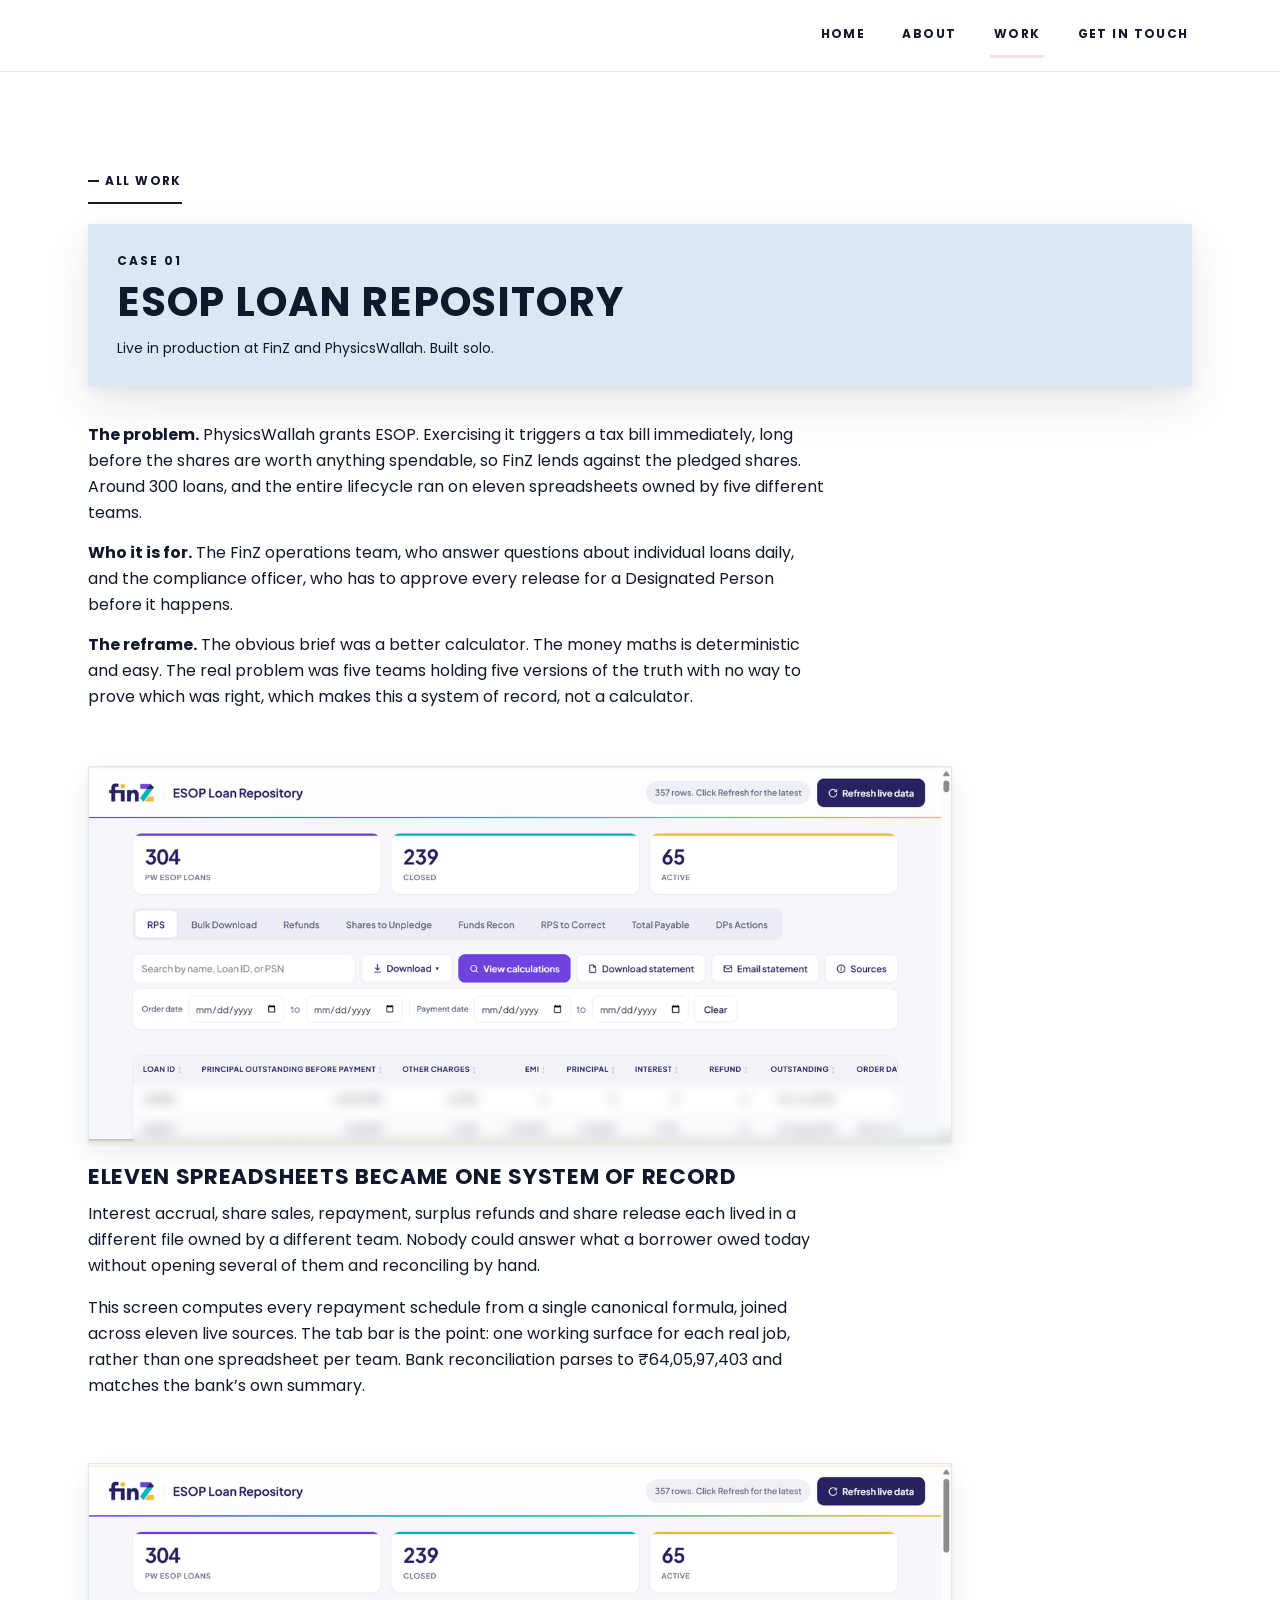
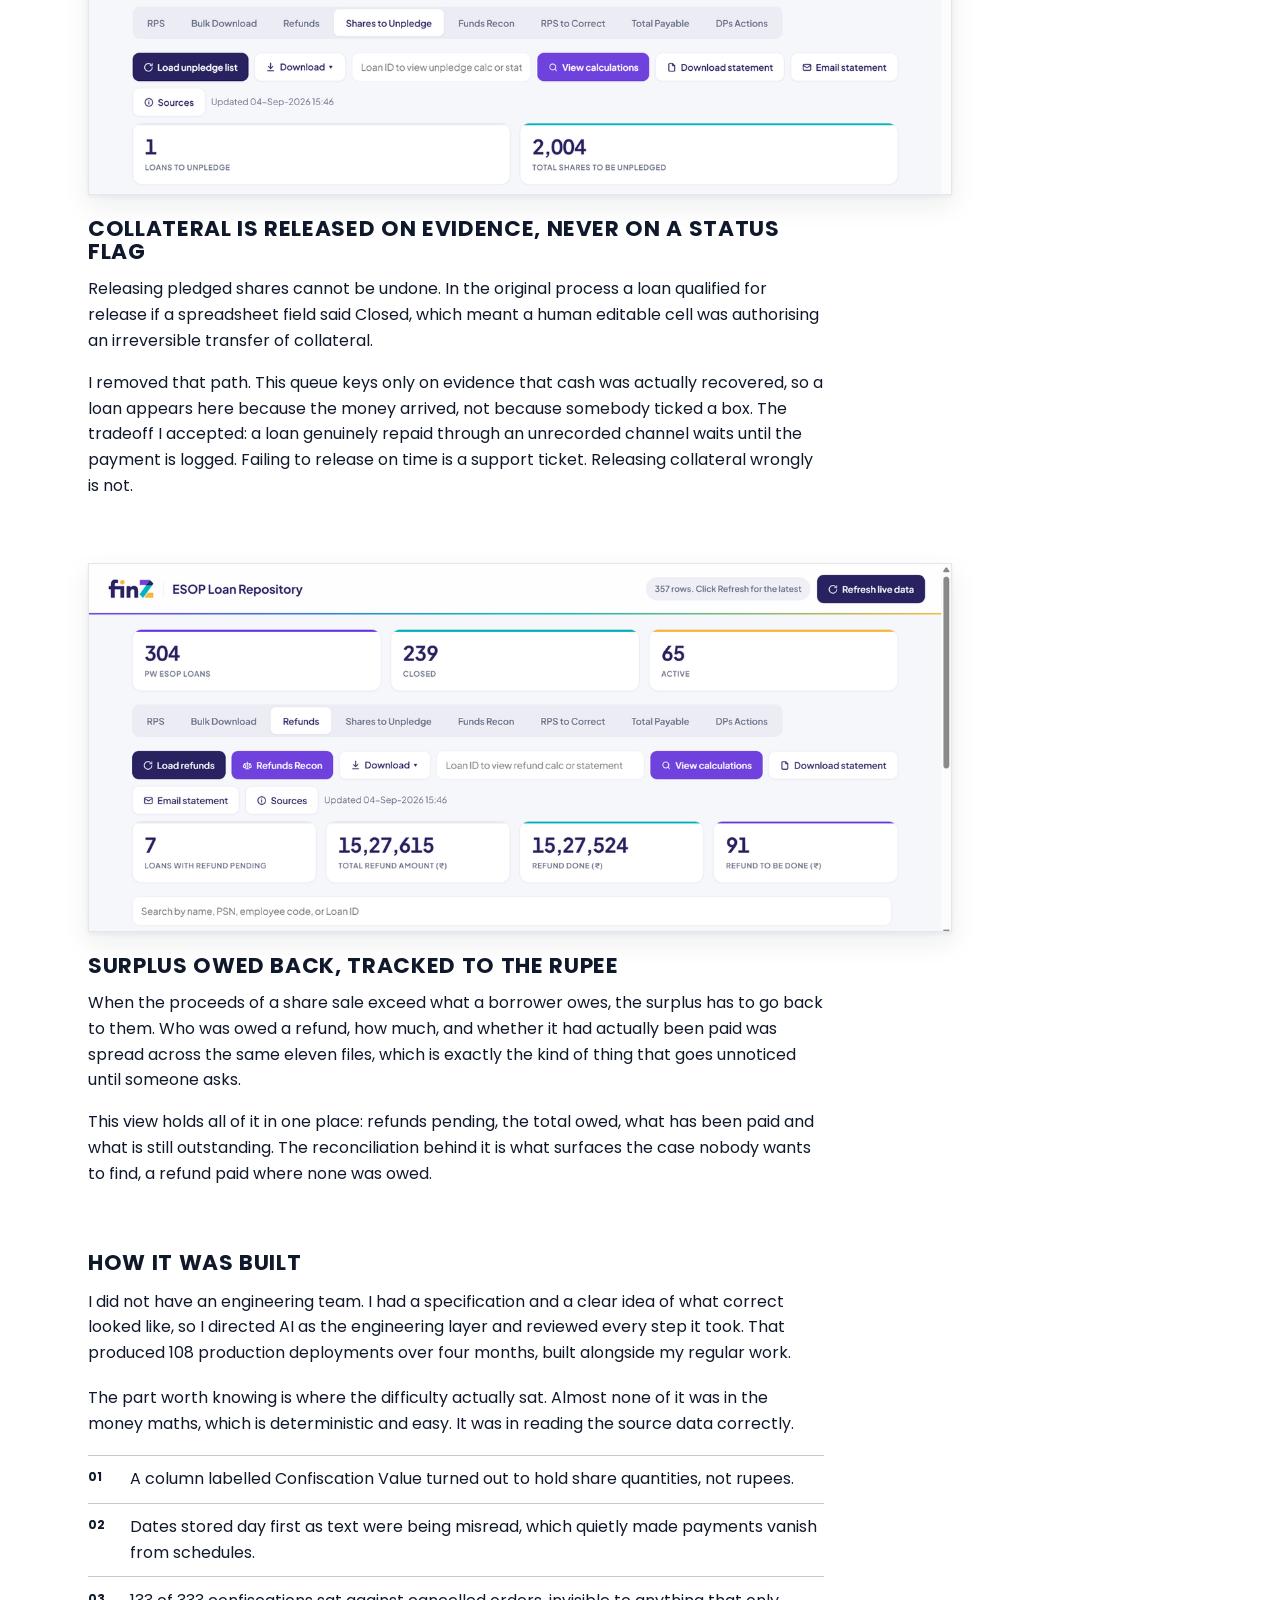
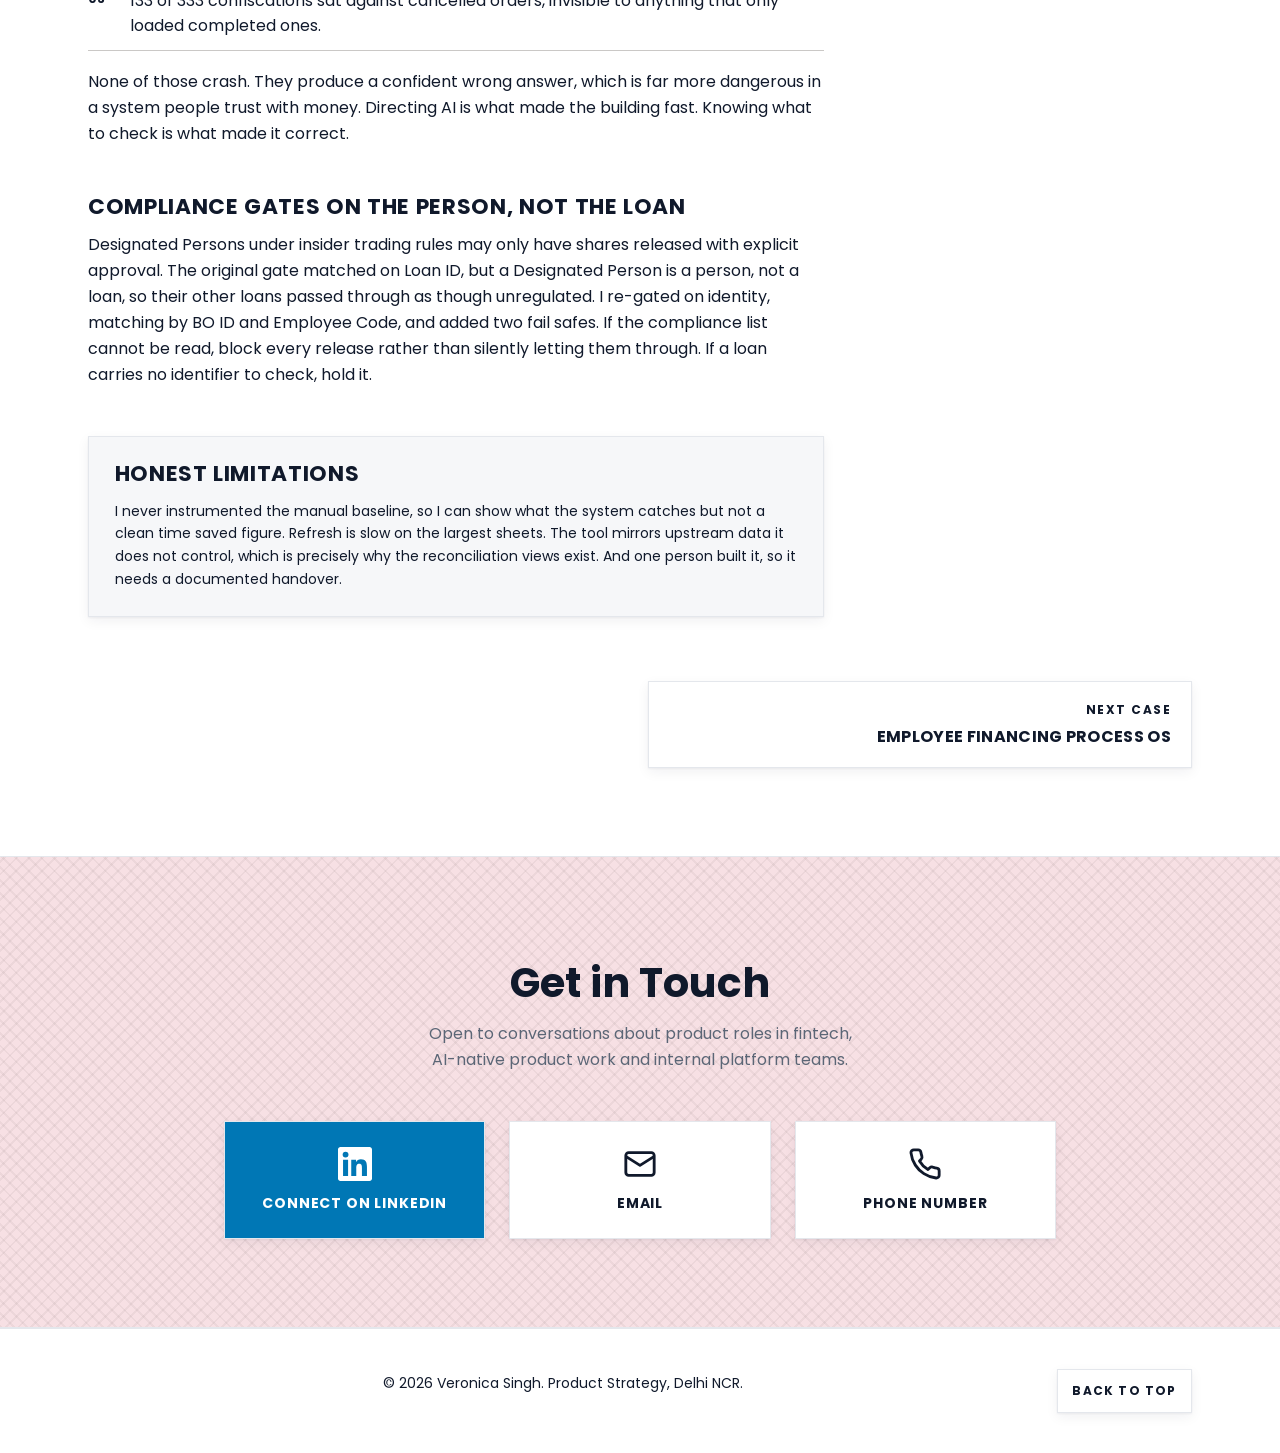
<file: project-esop-repository.html>
<!DOCTYPE html>
<html lang="en">
<head>
<meta charset="utf-8">
<meta name="viewport" content="width=device-width, initial-scale=1">
<title>ESOP Loan Repository | Veronica Singh</title>
<meta name="description" content="Eleven spreadsheets owned by five teams replaced with one system of record for the PhysicsWallah ESOP loan book, built by directing AI as the engineering layer.">
<meta name="author" content="Veronica Singh">
<meta property="og:type" content="website">
<meta property="og:title" content="ESOP Loan Repository | Veronica Singh">
<meta property="og:description" content="Eleven spreadsheets owned by five teams replaced with one system of record for the PhysicsWallah ESOP loan book, built by directing AI as the engineering layer.">
<meta property="og:site_name" content="Veronica Singh">
<meta property="og:locale" content="en_IN">
<!-- Set og:url and og:image once the site is hosted. -->
<!-- <meta property="og:url" content="https://YOUR-DOMAIN-HERE/project-esop-repository.html"> -->
<!-- <meta property="og:image" content="https://YOUR-DOMAIN-HERE/og-image.png"> 1200x630px -->
<meta name="twitter:card" content="summary_large_image">
<meta name="twitter:title" content="ESOP Loan Repository | Veronica Singh">
<meta name="twitter:description" content="Eleven spreadsheets owned by five teams replaced with one system of record for the PhysicsWallah ESOP loan book, built by directing AI as the engineering layer.">
<meta name="theme-color" content="#ffffff">
<link rel="preconnect" href="https://fonts.googleapis.com">
<link rel="preconnect" href="https://fonts.gstatic.com" crossorigin>
<link href="https://fonts.googleapis.com/css2?family=Poppins:wght@400;500;600;700&display=swap" rel="stylesheet">
<link rel="stylesheet" href="styles.css">
</head>
<body>
<a class="skip" href="#main">Skip to content</a>
<header class="site-nav">
  <div class="nav-inner">
    <button class="nav-toggle" type="button" aria-expanded="false" aria-controls="nav-links">Menu</button>
    <nav aria-label="Primary">
      <ul class="nav-links" id="nav-links">
        <li><a class="nav-link" href="index.html">Home</a></li>
        <li><a class="nav-link" href="about.html">About</a></li>
        <li><a class="nav-link" href="projects.html" aria-current="page">Work</a></li>
        <li><a class="nav-link" href="contact.html">Get in Touch</a></li>
      </ul>
    </nav>
  </div>
</header>
<main id="main">
<section>
  <div class="wrap">
    <a class="back-link" href="projects.html">All work</a>
    <div class="page-head">
      <span class="kicker">Case 01</span>
      <h1>ESOP Loan Repository</h1>
      <p class="meta">Live in production at FinZ and PhysicsWallah. Built solo.</p>
    </div>

    <div class="case-intro">
      <p><strong>The problem.</strong> PhysicsWallah grants ESOP. Exercising it triggers a tax bill immediately, long before the shares are worth anything spendable, so FinZ lends against the pledged shares. Around 300 loans, and the entire lifecycle ran on eleven spreadsheets owned by five different teams.</p>
      <p><strong>Who it is for.</strong> The FinZ operations team, who answer questions about individual loans daily, and the compliance officer, who has to approve every release for a Designated Person before it happens.</p>
      <p><strong>The reframe.</strong> The obvious brief was a better calculator. The money maths is deterministic and easy. The real problem was five teams holding five versions of the truth with no way to prove which was right, which makes this a system of record, not a calculator.</p>
    </div>

    <div class="case-steps">
    <article class="case-step">
      <figure>
        <div class="shot"><img src="img/esop-repository.png" alt="The ESOP Loan Repository dashboard showing loan counts, the working tabs and the repayment schedule" loading="lazy"></div>
      </figure>
      <div class="step-body">
        <h2>Eleven spreadsheets became one system of record</h2>
        <p>Interest accrual, share sales, repayment, surplus refunds and share release each lived in a different file owned by a different team. Nobody could answer what a borrower owed today without opening several of them and reconciling by hand.</p>
        <p>This screen computes every repayment schedule from a single canonical formula, joined across eleven live sources. The tab bar is the point: one working surface for each real job, rather than one spreadsheet per team. Bank reconciliation parses to &#8377;64,05,97,403 and matches the bank&rsquo;s own summary.</p>
      </div>
    </article>
    <article class="case-step">
      <figure>
        <div class="shot"><img src="img/esop-unpledge.png" alt="Shares to Unpledge tab showing the count of loans cleared for release and the total shares to be unpledged" loading="lazy"></div>
      </figure>
      <div class="step-body">
        <h2>Collateral is released on evidence, never on a status flag</h2>
        <p>Releasing pledged shares cannot be undone. In the original process a loan qualified for release if a spreadsheet field said Closed, which meant a human editable cell was authorising an irreversible transfer of collateral.</p>
        <p>I removed that path. This queue keys only on evidence that cash was actually recovered, so a loan appears here because the money arrived, not because somebody ticked a box. The tradeoff I accepted: a loan genuinely repaid through an unrecorded channel waits until the payment is logged. Failing to release on time is a support ticket. Releasing collateral wrongly is not.</p>
      </div>
    </article>
    <article class="case-step">
      <figure>
        <div class="shot"><img src="img/esop-refunds.png" alt="Refunds tab showing loans with refunds pending, total refund amount, refund paid and refund outstanding" loading="lazy"></div>
      </figure>
      <div class="step-body">
        <h2>Surplus owed back, tracked to the rupee</h2>
        <p>When the proceeds of a share sale exceed what a borrower owes, the surplus has to go back to them. Who was owed a refund, how much, and whether it had actually been paid was spread across the same eleven files, which is exactly the kind of thing that goes unnoticed until someone asks.</p>
        <p>This view holds all of it in one place: refunds pending, the total owed, what has been paid and what is still outstanding. The reconciliation behind it is what surfaces the case nobody wants to find, a refund paid where none was owed.</p>
      </div>
    </article>
    </div>

    <article class="prose">
      <h2>How it was built</h2>
      <p>I did not have an engineering team. I had a specification and a clear idea of what correct looked like, so I directed AI as the engineering layer and reviewed every step it took. That produced 108 production deployments over four months, built alongside my regular work.</p>
      <p>The part worth knowing is where the difficulty actually sat. Almost none of it was in the money maths, which is deterministic and easy. It was in reading the source data correctly.</p>
      <ol class="steps">
        <li>A column labelled Confiscation Value turned out to hold share quantities, not rupees.</li>
        <li>Dates stored day first as text were being misread, which quietly made payments vanish from schedules.</li>
        <li>133 of 333 confiscations sat against cancelled orders, invisible to anything that only loaded completed ones.</li>
      </ol>
      <p>None of those crash. They produce a confident wrong answer, which is far more dangerous in a system people trust with money. Directing AI is what made the building fast. Knowing what to check is what made it correct.</p>

      <h2>Compliance gates on the person, not the loan</h2>
      <p>Designated Persons under insider trading rules may only have shares released with explicit approval. The original gate matched on Loan ID, but a Designated Person is a person, not a loan, so their other loans passed through as though unregulated. I re-gated on identity, matching by BO ID and Employee Code, and added two fail safes. If the compliance list cannot be read, block every release rather than silently letting them through. If a loan carries no identifier to check, hold it.</p>

      <div class="limits">
        <h2>Honest limitations</h2>
        <p>I never instrumented the manual baseline, so I can show what the system catches but not a clean time saved figure. Refresh is slow on the largest sheets. The tool mirrors upstream data it does not control, which is precisely why the reconciliation views exist. And one person built it, so it needs a documented handover.</p>
      </div>
    </article>

    <nav class="pager" aria-label="More work">
      <span></span>
      <a class="next" href="project-financing-os.html"><span class="pager-dir">Next case</span><span class="pager-title">Employee Financing Process OS</span></a>
    </nav>
  </div>
</section>
<section class="contact" id="contact">
  <div class="wrap">
    <div class="sec-head">
      <h2 class="sec-title">Get in Touch</h2>
      <p class="sec-intro">Open to conversations about product roles in fintech, AI-native product work and internal platform teams.</p>
    </div>
    <ul class="contact-actions">
      <li>
        <a class="action action--in" href="https://www.linkedin.com/in/veronicasingh250803" rel="me noopener" target="_blank">
          <span class="action-icon"><svg viewBox="0 0 24 24" fill="currentColor" aria-hidden="true"><path d="M20.45 20.45h-3.56v-5.57c0-1.33-.03-3.04-1.85-3.04-1.86 0-2.14 1.45-2.14 2.94v5.67H9.35V9h3.41v1.56h.05c.48-.9 1.63-1.85 3.36-1.85 3.6 0 4.27 2.37 4.27 5.45v6.29zM5.34 7.43a2.06 2.06 0 1 1 0-4.13 2.06 2.06 0 0 1 0 4.13zM7.12 20.45H3.56V9h3.56v11.45zM22.22 0H1.77C.79 0 0 .77 0 1.72v20.56C0 23.23.79 24 1.77 24h20.45c.98 0 1.78-.77 1.78-1.72V1.72C24 .77 23.2 0 22.22 0z"/></svg></span>
          <span class="action-label">Connect on LinkedIn</span>
        </a>
      </li>
      <li>
        <details class="action-details">
          <summary class="action">
          <span class="action-icon"><svg viewBox="0 0 24 24" fill="none" stroke="currentColor" stroke-width="2" stroke-linecap="round" stroke-linejoin="round" aria-hidden="true"><rect x="2" y="4" width="20" height="16" rx="2"/><path d="m2.5 7 9.5 6 9.5-6"/></svg></span>
          <span class="action-label">Email</span>
          </summary>
          <a class="action-value" href="mailto:veronica.singh2525@gmail.com">veronica.singh2525@gmail.com</a>
        </details>
      </li>
      <li>
        <details class="action-details">
          <summary class="action">
            <span class="action-icon"><svg viewBox="0 0 24 24" fill="none" stroke="currentColor" stroke-width="2" stroke-linecap="round" stroke-linejoin="round" aria-hidden="true"><path d="M22 16.9v3a2 2 0 0 1-2.2 2 19.8 19.8 0 0 1-8.6-3.1 19.5 19.5 0 0 1-6-6A19.8 19.8 0 0 1 2.1 4.2 2 2 0 0 1 4.1 2h3a2 2 0 0 1 2 1.7c.1 1 .4 1.9.7 2.8a2 2 0 0 1-.5 2.1L8.1 9.9a16 16 0 0 0 6 6l1.3-1.3a2 2 0 0 1 2.1-.4c.9.3 1.8.6 2.8.7a2 2 0 0 1 1.7 2z"/></svg></span>
            <span class="action-label">Phone number</span>
          </summary>
          <a class="action-value" href="tel:+919555914534">+91 95559 14534</a>
        </details>
      </li>
    </ul>
  </div>
</section>
</main>
<footer class="site-footer">
  <div class="wrap">
    <div class="footer-inner">
      <p class="colophon">&copy; 2026 Veronica Singh. Product Strategy, Delhi NCR.</p>
      <a class="to-top" href="#main">Back to top</a>
    </div>
  </div>
</footer>
<script src="main.js"></script>
</body>
</html>
</file>
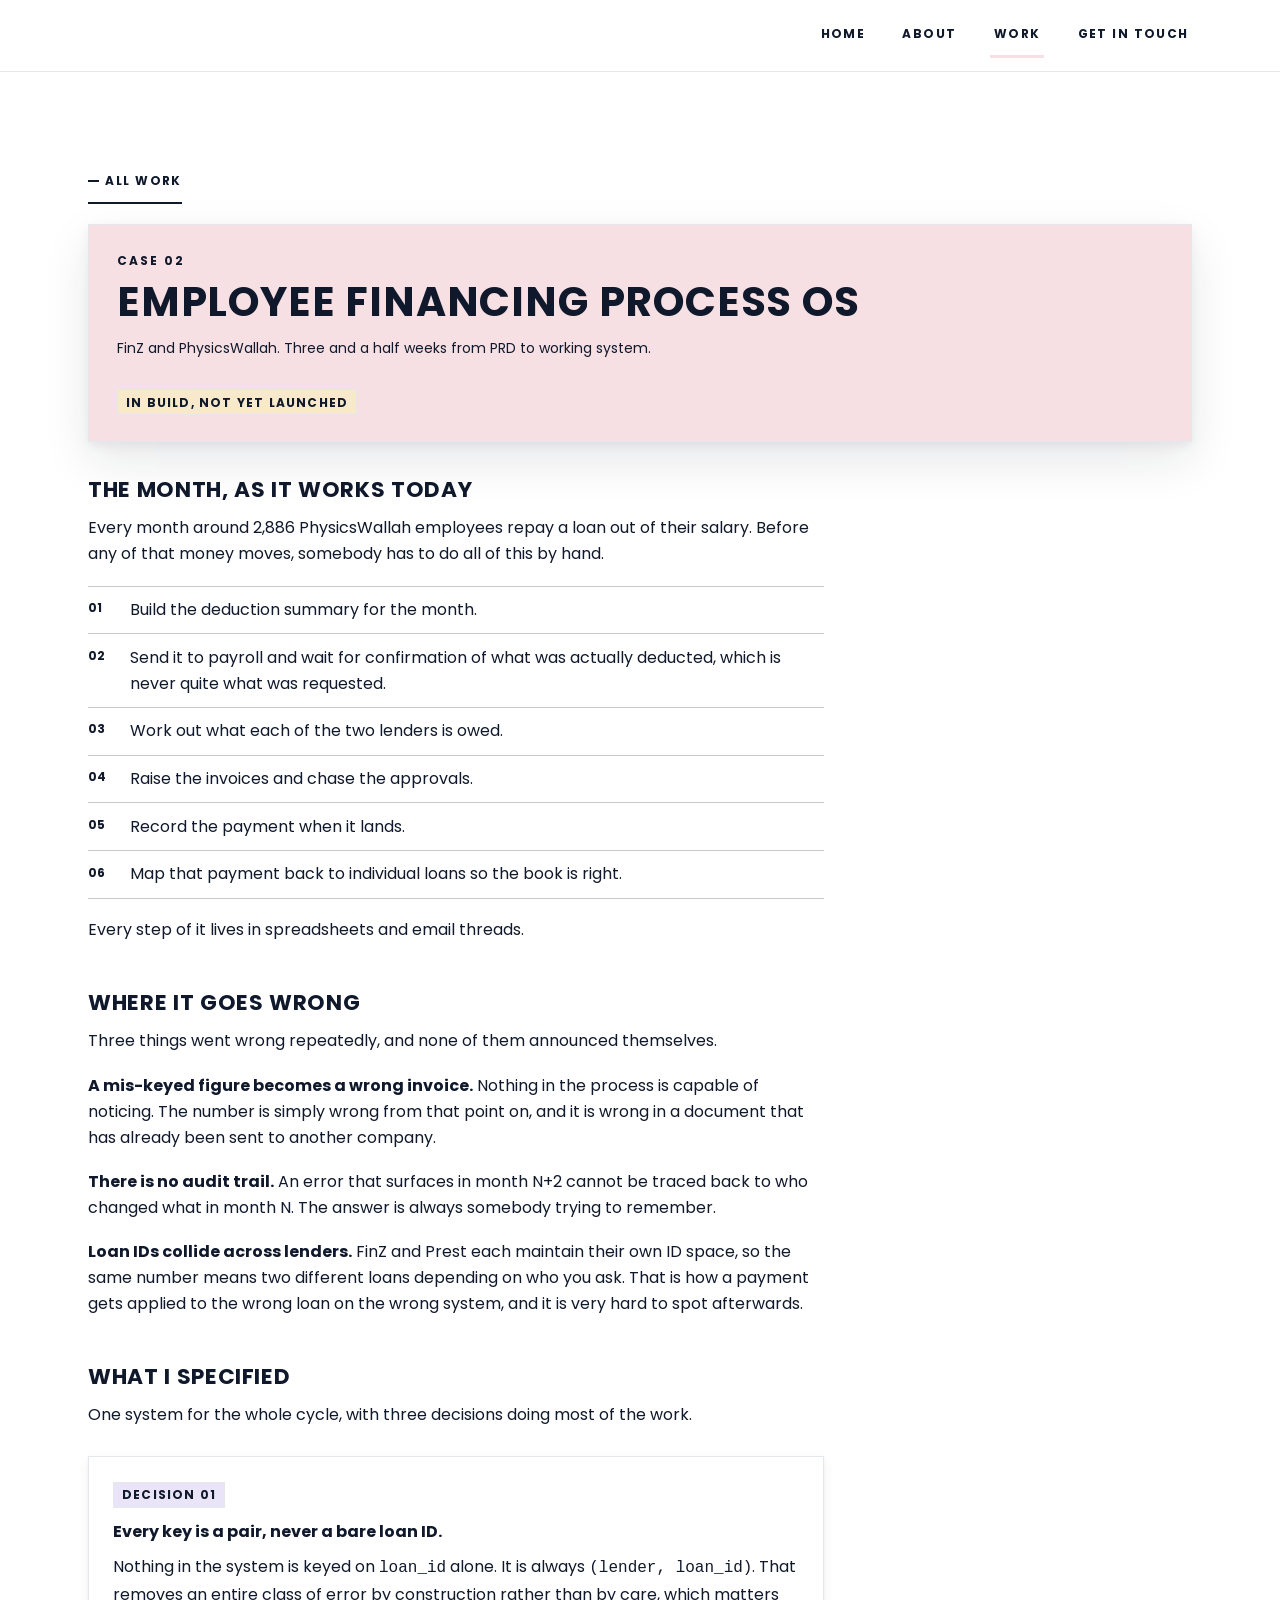
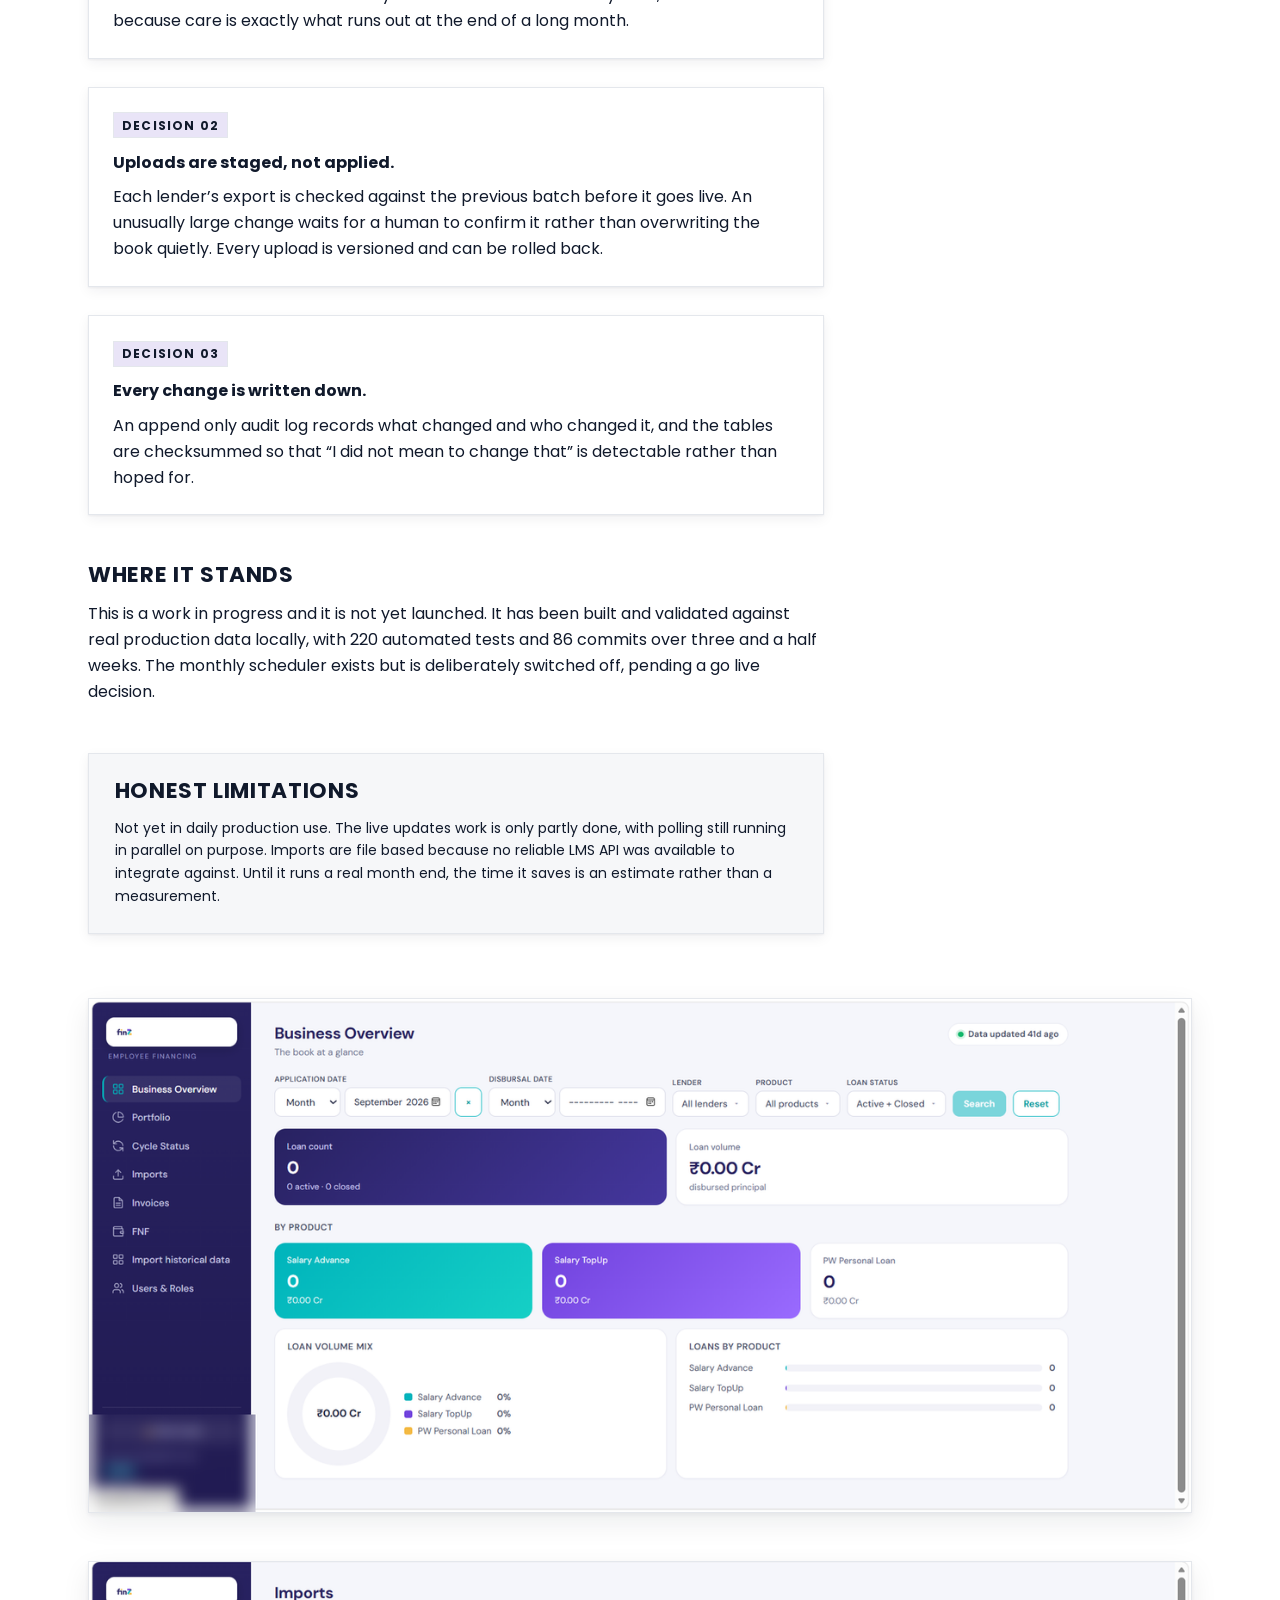
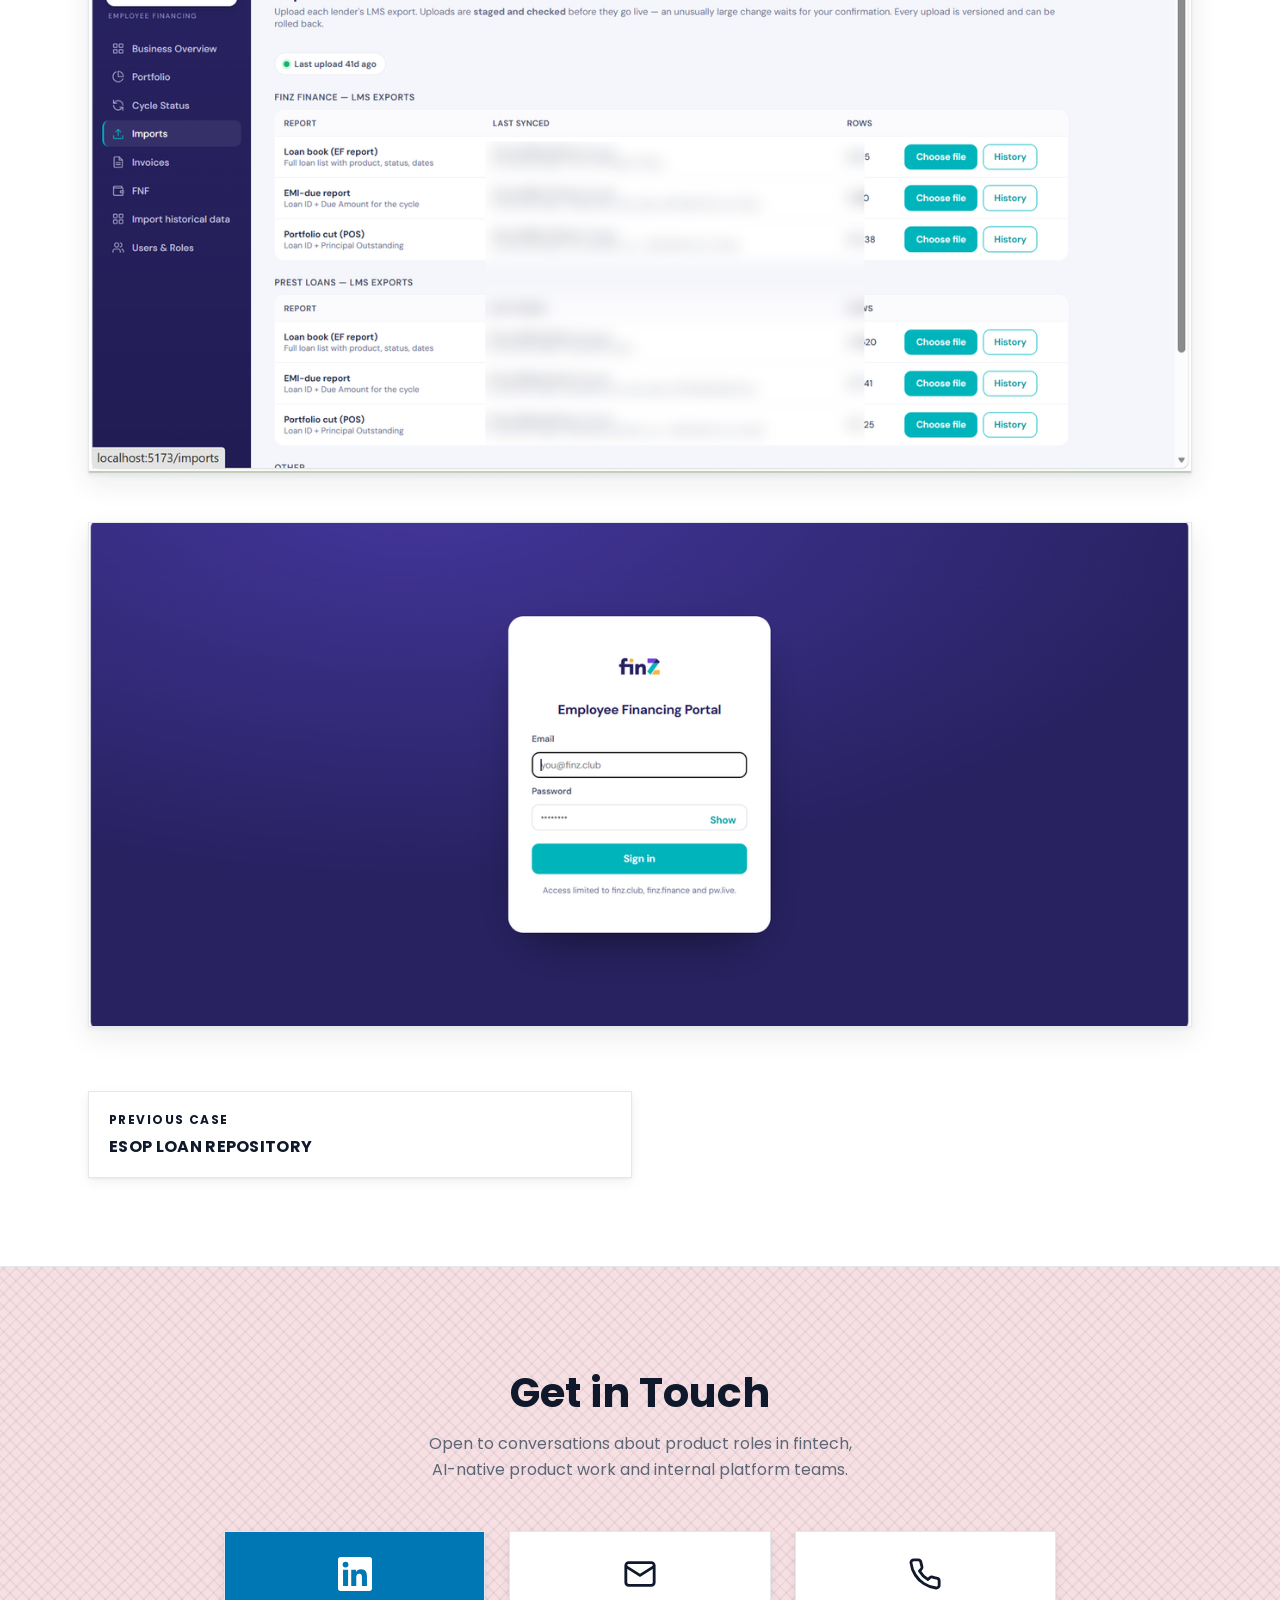
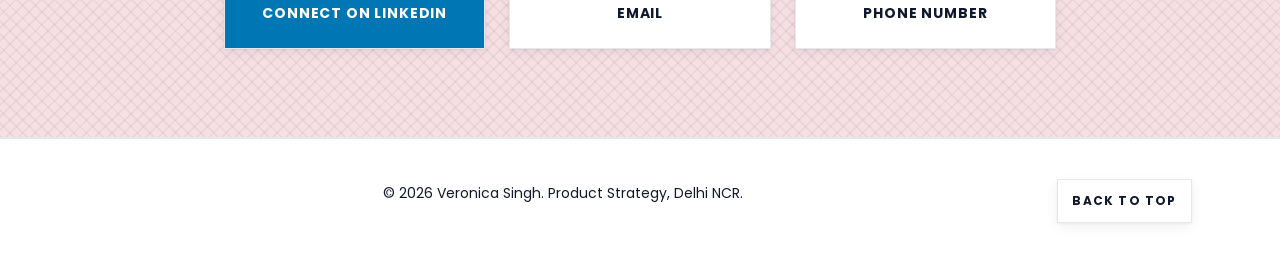
<file: project-financing-os.html>
<!DOCTYPE html>
<html lang="en">
<head>
<meta charset="utf-8">
<meta name="viewport" content="width=device-width, initial-scale=1">
<title>Employee Financing Process OS | Veronica Singh</title>
<meta name="description" content="A monthly deduction, invoicing and payment cycle for two lenders, taken off spreadsheets and rebuilt as one system with staged uploads and an audit trail. In build.">
<meta name="author" content="Veronica Singh">
<meta property="og:type" content="website">
<meta property="og:title" content="Employee Financing Process OS | Veronica Singh">
<meta property="og:description" content="A monthly deduction, invoicing and payment cycle for two lenders, taken off spreadsheets and rebuilt as one system with staged uploads and an audit trail. In build.">
<meta property="og:site_name" content="Veronica Singh">
<meta property="og:locale" content="en_IN">
<!-- Set og:url and og:image once the site is hosted. -->
<!-- <meta property="og:url" content="https://YOUR-DOMAIN-HERE/project-financing-os.html"> -->
<!-- <meta property="og:image" content="https://YOUR-DOMAIN-HERE/og-image.png"> 1200x630px -->
<meta name="twitter:card" content="summary_large_image">
<meta name="twitter:title" content="Employee Financing Process OS | Veronica Singh">
<meta name="twitter:description" content="A monthly deduction, invoicing and payment cycle for two lenders, taken off spreadsheets and rebuilt as one system with staged uploads and an audit trail. In build.">
<meta name="theme-color" content="#ffffff">
<link rel="preconnect" href="https://fonts.googleapis.com">
<link rel="preconnect" href="https://fonts.gstatic.com" crossorigin>
<link href="https://fonts.googleapis.com/css2?family=Poppins:wght@400;500;600;700&display=swap" rel="stylesheet">
<link rel="stylesheet" href="styles.css">
</head>
<body>
<a class="skip" href="#main">Skip to content</a>
<header class="site-nav">
  <div class="nav-inner">
    <button class="nav-toggle" type="button" aria-expanded="false" aria-controls="nav-links">Menu</button>
    <nav aria-label="Primary">
      <ul class="nav-links" id="nav-links">
        <li><a class="nav-link" href="index.html">Home</a></li>
        <li><a class="nav-link" href="about.html">About</a></li>
        <li><a class="nav-link" href="projects.html" aria-current="page">Work</a></li>
        <li><a class="nav-link" href="contact.html">Get in Touch</a></li>
      </ul>
    </nav>
  </div>
</header>
<main id="main">
<section>
  <div class="wrap">
    <a class="back-link" href="projects.html">All work</a>
    <div class="page-head page-head--pink">
      <span class="kicker">Case 02</span>
      <h1>Employee Financing Process OS</h1>
      <p class="meta">FinZ and PhysicsWallah. Three and a half weeks from PRD to working system.</p>
      <span class="status">In build, not yet launched</span>
    </div>

    <article class="prose">
      <h2>The month, as it works today</h2>
      <p>Every month around 2,886 PhysicsWallah employees repay a loan out of their salary. Before any of that money moves, somebody has to do all of this by hand.</p>
      <ol class="steps">
        <li>Build the deduction summary for the month.</li>
        <li>Send it to payroll and wait for confirmation of what was actually deducted, which is never quite what was requested.</li>
        <li>Work out what each of the two lenders is owed.</li>
        <li>Raise the invoices and chase the approvals.</li>
        <li>Record the payment when it lands.</li>
        <li>Map that payment back to individual loans so the book is right.</li>
      </ol>
      <p>Every step of it lives in spreadsheets and email threads.</p>

      <h2>Where it goes wrong</h2>
      <p>Three things went wrong repeatedly, and none of them announced themselves.</p>
      <p><strong>A mis-keyed figure becomes a wrong invoice.</strong> Nothing in the process is capable of noticing. The number is simply wrong from that point on, and it is wrong in a document that has already been sent to another company.</p>
      <p><strong>There is no audit trail.</strong> An error that surfaces in month N+2 cannot be traced back to who changed what in month N. The answer is always somebody trying to remember.</p>
      <p><strong>Loan IDs collide across lenders.</strong> FinZ and Prest each maintain their own ID space, so the same number means two different loans depending on who you ask. That is how a payment gets applied to the wrong loan on the wrong system, and it is very hard to spot afterwards.</p>

      <h2>What I specified</h2>
      <p>One system for the whole cycle, with three decisions doing most of the work.</p>
      <ol class="decisions">
        <li>
          <span class="dec-lead">Every key is a pair, never a bare loan ID.</span>
          <p>Nothing in the system is keyed on <code>loan_id</code> alone. It is always <code>(lender, loan_id)</code>. That removes an entire class of error by construction rather than by care, which matters because care is exactly what runs out at the end of a long month.</p>
        </li>
        <li>
          <span class="dec-lead">Uploads are staged, not applied.</span>
          <p>Each lender&rsquo;s export is checked against the previous batch before it goes live. An unusually large change waits for a human to confirm it rather than overwriting the book quietly. Every upload is versioned and can be rolled back.</p>
        </li>
        <li>
          <span class="dec-lead">Every change is written down.</span>
          <p>An append only audit log records what changed and who changed it, and the tables are checksummed so that &ldquo;I did not mean to change that&rdquo; is detectable rather than hoped for.</p>
        </li>
      </ol>

      <h2>Where it stands</h2>
      <p>This is a work in progress and it is not yet launched. It has been built and validated against real production data locally, with 220 automated tests and 86 commits over three and a half weeks. The monthly scheduler exists but is deliberately switched off, pending a go live decision.</p>

      <div class="limits">
        <h2>Honest limitations</h2>
        <p>Not yet in daily production use. The live updates work is only partly done, with polling still running in parallel on purpose. Imports are file based because no reliable LMS API was available to integrate against. Until it runs a real month end, the time it saves is an estimate rather than a measurement.</p>
      </div>
    </article>

    <div class="figs">
      <figure>
        <div class="shot"><img src="img/ef-os-overview.png" alt="Business Overview screen showing loan count, loan volume and a breakdown by product" loading="lazy" width="1600" height="760"></div>
      </figure>
      <figure>
        <div class="shot"><img src="img/ef-os-imports.png" alt="Imports screen listing each lender's LMS export with row counts and version history" loading="lazy" width="1600" height="760"></div>
      </figure>
      <figure>
        <div class="shot"><img src="img/ef-os-login.png" alt="Sign in screen for the Employee Financing Portal, access limited to company domains" loading="lazy" width="1600" height="760"></div>
      </figure>
    </div>

    <nav class="pager" aria-label="More work">
      <a class="prev" href="project-esop-repository.html"><span class="pager-dir">Previous case</span><span class="pager-title">ESOP Loan Repository</span></a>
      <span></span>
    </nav>
  </div>
</section>
<section class="contact" id="contact">
  <div class="wrap">
    <div class="sec-head">
      <h2 class="sec-title">Get in Touch</h2>
      <p class="sec-intro">Open to conversations about product roles in fintech, AI-native product work and internal platform teams.</p>
    </div>
    <ul class="contact-actions">
      <li>
        <a class="action action--in" href="https://www.linkedin.com/in/veronicasingh250803" rel="me noopener" target="_blank">
          <span class="action-icon"><svg viewBox="0 0 24 24" fill="currentColor" aria-hidden="true"><path d="M20.45 20.45h-3.56v-5.57c0-1.33-.03-3.04-1.85-3.04-1.86 0-2.14 1.45-2.14 2.94v5.67H9.35V9h3.41v1.56h.05c.48-.9 1.63-1.85 3.36-1.85 3.6 0 4.27 2.37 4.27 5.45v6.29zM5.34 7.43a2.06 2.06 0 1 1 0-4.13 2.06 2.06 0 0 1 0 4.13zM7.12 20.45H3.56V9h3.56v11.45zM22.22 0H1.77C.79 0 0 .77 0 1.72v20.56C0 23.23.79 24 1.77 24h20.45c.98 0 1.78-.77 1.78-1.72V1.72C24 .77 23.2 0 22.22 0z"/></svg></span>
          <span class="action-label">Connect on LinkedIn</span>
        </a>
      </li>
      <li>
        <details class="action-details">
          <summary class="action">
          <span class="action-icon"><svg viewBox="0 0 24 24" fill="none" stroke="currentColor" stroke-width="2" stroke-linecap="round" stroke-linejoin="round" aria-hidden="true"><rect x="2" y="4" width="20" height="16" rx="2"/><path d="m2.5 7 9.5 6 9.5-6"/></svg></span>
          <span class="action-label">Email</span>
          </summary>
          <a class="action-value" href="mailto:veronica.singh2525@gmail.com">veronica.singh2525@gmail.com</a>
        </details>
      </li>
      <li>
        <details class="action-details">
          <summary class="action">
            <span class="action-icon"><svg viewBox="0 0 24 24" fill="none" stroke="currentColor" stroke-width="2" stroke-linecap="round" stroke-linejoin="round" aria-hidden="true"><path d="M22 16.9v3a2 2 0 0 1-2.2 2 19.8 19.8 0 0 1-8.6-3.1 19.5 19.5 0 0 1-6-6A19.8 19.8 0 0 1 2.1 4.2 2 2 0 0 1 4.1 2h3a2 2 0 0 1 2 1.7c.1 1 .4 1.9.7 2.8a2 2 0 0 1-.5 2.1L8.1 9.9a16 16 0 0 0 6 6l1.3-1.3a2 2 0 0 1 2.1-.4c.9.3 1.8.6 2.8.7a2 2 0 0 1 1.7 2z"/></svg></span>
            <span class="action-label">Phone number</span>
          </summary>
          <a class="action-value" href="tel:+919555914534">+91 95559 14534</a>
        </details>
      </li>
    </ul>
  </div>
</section>
</main>
<footer class="site-footer">
  <div class="wrap">
    <div class="footer-inner">
      <p class="colophon">&copy; 2026 Veronica Singh. Product Strategy, Delhi NCR.</p>
      <a class="to-top" href="#main">Back to top</a>
    </div>
  </div>
</footer>
<script src="main.js"></script>
</body>
</html>
</file>
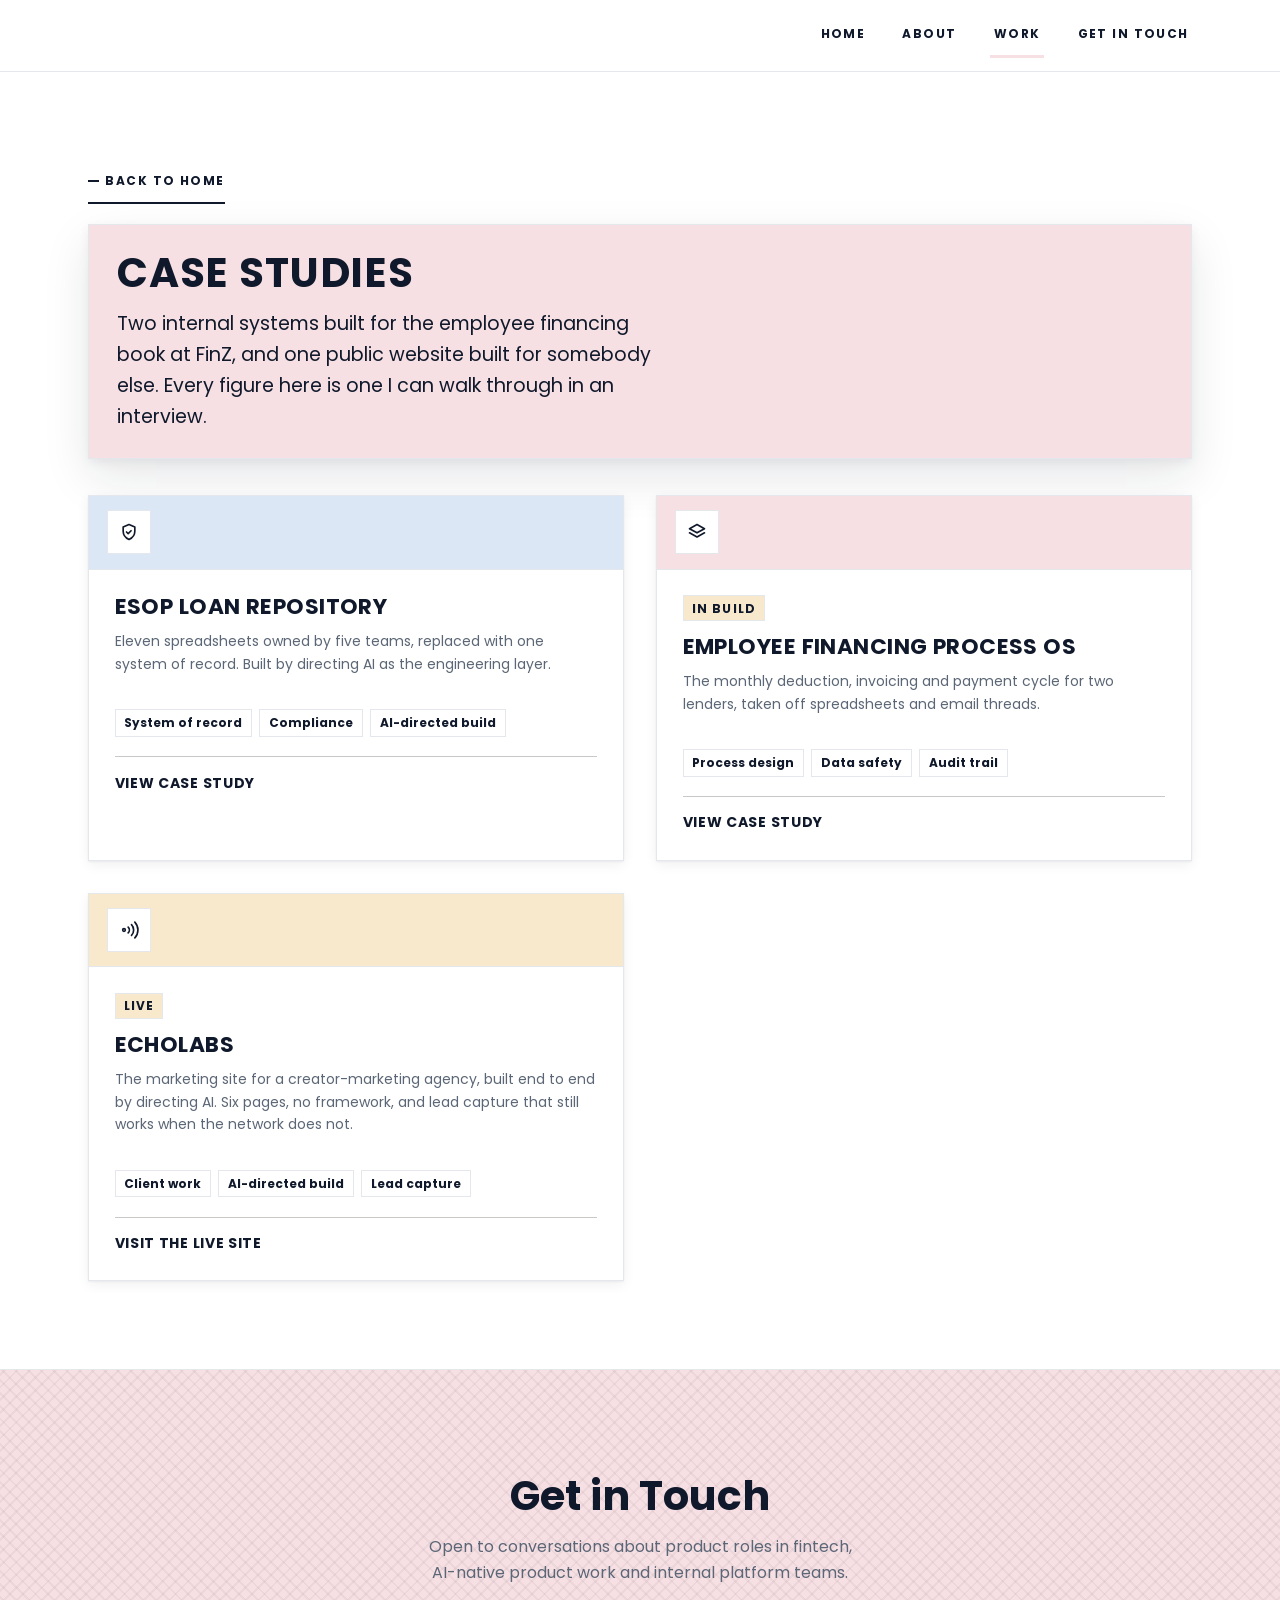
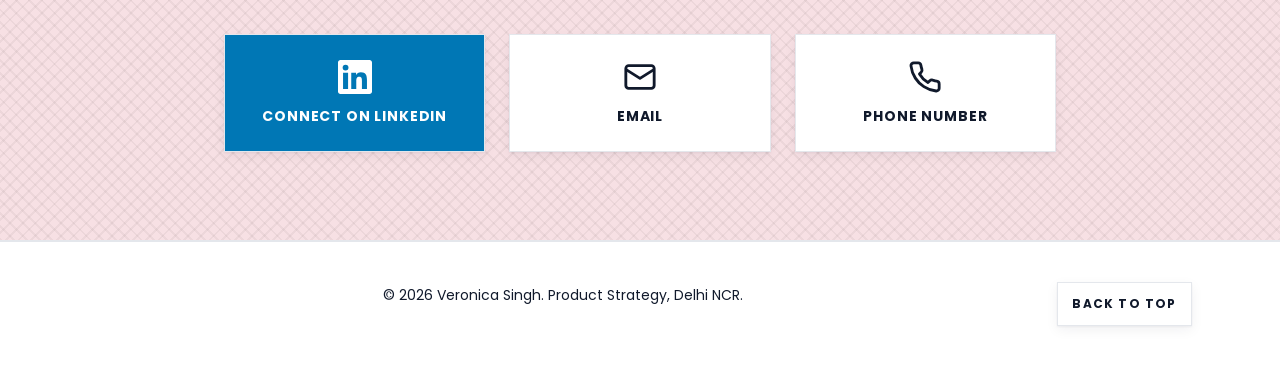
<file: projects.html>
<!DOCTYPE html>
<html lang="en">
<head>
<meta charset="utf-8">
<meta name="viewport" content="width=device-width, initial-scale=1">
<title>Work | Veronica Singh</title>
<meta name="description" content="Two case studies: the ESOP Loan Repository, and the Employee Financing Process OS currently in build.">
<meta name="author" content="Veronica Singh">
<meta property="og:type" content="website">
<meta property="og:title" content="Work | Veronica Singh">
<meta property="og:description" content="Two case studies: the ESOP Loan Repository, and the Employee Financing Process OS currently in build.">
<meta property="og:site_name" content="Veronica Singh">
<meta property="og:locale" content="en_IN">
<!-- Set og:url and og:image once the site is hosted. -->
<!-- <meta property="og:url" content="https://YOUR-DOMAIN-HERE/projects.html"> -->
<!-- <meta property="og:image" content="https://YOUR-DOMAIN-HERE/og-image.png"> 1200x630px -->
<meta name="twitter:card" content="summary_large_image">
<meta name="twitter:title" content="Work | Veronica Singh">
<meta name="twitter:description" content="Two case studies: the ESOP Loan Repository, and the Employee Financing Process OS currently in build.">
<meta name="theme-color" content="#ffffff">
<link rel="preconnect" href="https://fonts.googleapis.com">
<link rel="preconnect" href="https://fonts.gstatic.com" crossorigin>
<link href="https://fonts.googleapis.com/css2?family=Poppins:wght@400;500;600;700&display=swap" rel="stylesheet">
<link rel="stylesheet" href="styles.css">
</head>
<body>
<a class="skip" href="#main">Skip to content</a>
<header class="site-nav">
  <div class="nav-inner">
    <button class="nav-toggle" type="button" aria-expanded="false" aria-controls="nav-links">Menu</button>
    <nav aria-label="Primary">
      <ul class="nav-links" id="nav-links">
        <li><a class="nav-link" href="index.html">Home</a></li>
        <li><a class="nav-link" href="about.html">About</a></li>
        <li><a class="nav-link" href="projects.html" aria-current="page">Work</a></li>
        <li><a class="nav-link" href="contact.html">Get in Touch</a></li>
      </ul>
    </nav>
  </div>
</header>
<main id="main">
<section>
  <div class="wrap">
    <a class="back-link" href="index.html">Back to home</a>
    <div class="page-head page-head--pink">
      <h1>Case Studies</h1>
      <p class="lede">Two internal systems built for the employee financing book at FinZ, and one public website built for somebody else. Every figure here is one I can walk through in an interview.</p>
    </div>
    <ul class="case-list">
    <li><a class="case-card case--1" href="project-esop-repository.html">
      <span class="case-head">
        <span class="icon-box" aria-hidden="true"><svg viewBox="0 0 24 24" fill="none" stroke="currentColor" stroke-width="2" stroke-linecap="round" stroke-linejoin="round"><path d="M12 3l7 3v5c0 4.5-3 8-7 10-4-2-7-5.5-7-10V6z"/><path d="M9 12l2 2 3.5-3.5"/></svg></span>
      </span>
      <span class="case-body">
        
        <h2>ESOP Loan Repository</h2>
        <p>Eleven spreadsheets owned by five teams, replaced with one system of record. Built by directing AI as the engineering layer.</p>
        <ul class="chips"><li class="chip">System of record</li><li class="chip">Compliance</li><li class="chip">AI-directed build</li></ul>
        <span class="card-more">View case study</span>
      </span>
    </a></li>
    <li><a class="case-card case--2" href="project-financing-os.html">
      <span class="case-head">
        <span class="icon-box" aria-hidden="true"><svg viewBox="0 0 24 24" fill="none" stroke="currentColor" stroke-width="2" stroke-linecap="round" stroke-linejoin="round"><path d="M12 3l9 5-9 5-9-5z"/><path d="M3 13l9 5 9-5"/></svg></span>
      </span>
      <span class="case-body">
        <span class="status">In build</span>
        <h2>Employee Financing Process OS</h2>
        <p>The monthly deduction, invoicing and payment cycle for two lenders, taken off spreadsheets and email threads.</p>
        <ul class="chips"><li class="chip">Process design</li><li class="chip">Data safety</li><li class="chip">Audit trail</li></ul>
        <span class="card-more">View case study</span>
      </span>
    </a></li>
    <li><a class="case-card case--3" href="https://echolabs.net.in/" rel="noopener" target="_blank">
      <span class="case-head">
        <span class="icon-box" aria-hidden="true"><svg viewBox="0 0 24 24" fill="none" stroke="currentColor" stroke-width="2" stroke-linecap="round" stroke-linejoin="round"><circle cx="6" cy="12" r="1.6"/><path d="M11 8.5a5 5 0 0 1 0 7"/><path d="M15 5.5a9.5 9.5 0 0 1 0 13"/><path d="M19 2.5a14 14 0 0 1 0 19"/></svg></span>
      </span>
      <span class="case-body">
        <span class="status">Live</span>
        <h2>EchoLabs</h2>
        <p>The marketing site for a creator-marketing agency, built end to end by directing AI. Six pages, no framework, and lead capture that still works when the network does not.</p>
        <ul class="chips"><li class="chip">Client work</li><li class="chip">AI-directed build</li><li class="chip">Lead capture</li></ul>
        <span class="card-more">Visit the live site</span>
      </span>
    </a></li>
    <!-- THIRD CASE STUDY, NOT YET WRITTEN.
         Uncomment this block and fill it in to add the third case study,
         then create project-lending-product.html using either existing
         case-study page as the template. Nothing else needs changing.

    <li><a class="case-card case--3" href="project-lending-product.html">
      <span class="case-head">
        <span class="icon-box"></span>
      </span>
      <span class="case-body">
        <h2>TITLE</h2>
        <p>ONE OR TWO SENTENCES.</p>
        <ul class="chips"><li class="chip">TAG</li></ul>
        <span class="card-more">View case study</span>
      </span>
    </a></li>
    -->
    </ul>
  </div>
</section>
<section class="contact" id="contact">
  <div class="wrap">
    <div class="sec-head">
      <h2 class="sec-title">Get in Touch</h2>
      <p class="sec-intro">Open to conversations about product roles in fintech, AI-native product work and internal platform teams.</p>
    </div>
    <ul class="contact-actions">
      <li>
        <a class="action action--in" href="https://www.linkedin.com/in/veronicasingh250803" rel="me noopener" target="_blank">
          <span class="action-icon"><svg viewBox="0 0 24 24" fill="currentColor" aria-hidden="true"><path d="M20.45 20.45h-3.56v-5.57c0-1.33-.03-3.04-1.85-3.04-1.86 0-2.14 1.45-2.14 2.94v5.67H9.35V9h3.41v1.56h.05c.48-.9 1.63-1.85 3.36-1.85 3.6 0 4.27 2.37 4.27 5.45v6.29zM5.34 7.43a2.06 2.06 0 1 1 0-4.13 2.06 2.06 0 0 1 0 4.13zM7.12 20.45H3.56V9h3.56v11.45zM22.22 0H1.77C.79 0 0 .77 0 1.72v20.56C0 23.23.79 24 1.77 24h20.45c.98 0 1.78-.77 1.78-1.72V1.72C24 .77 23.2 0 22.22 0z"/></svg></span>
          <span class="action-label">Connect on LinkedIn</span>
        </a>
      </li>
      <li>
        <details class="action-details">
          <summary class="action">
          <span class="action-icon"><svg viewBox="0 0 24 24" fill="none" stroke="currentColor" stroke-width="2" stroke-linecap="round" stroke-linejoin="round" aria-hidden="true"><rect x="2" y="4" width="20" height="16" rx="2"/><path d="m2.5 7 9.5 6 9.5-6"/></svg></span>
          <span class="action-label">Email</span>
          </summary>
          <a class="action-value" href="mailto:veronica.singh2525@gmail.com">veronica.singh2525@gmail.com</a>
        </details>
      </li>
      <li>
        <details class="action-details">
          <summary class="action">
            <span class="action-icon"><svg viewBox="0 0 24 24" fill="none" stroke="currentColor" stroke-width="2" stroke-linecap="round" stroke-linejoin="round" aria-hidden="true"><path d="M22 16.9v3a2 2 0 0 1-2.2 2 19.8 19.8 0 0 1-8.6-3.1 19.5 19.5 0 0 1-6-6A19.8 19.8 0 0 1 2.1 4.2 2 2 0 0 1 4.1 2h3a2 2 0 0 1 2 1.7c.1 1 .4 1.9.7 2.8a2 2 0 0 1-.5 2.1L8.1 9.9a16 16 0 0 0 6 6l1.3-1.3a2 2 0 0 1 2.1-.4c.9.3 1.8.6 2.8.7a2 2 0 0 1 1.7 2z"/></svg></span>
            <span class="action-label">Phone number</span>
          </summary>
          <a class="action-value" href="tel:+919555914534">+91 95559 14534</a>
        </details>
      </li>
    </ul>
  </div>
</section>
</main>
<footer class="site-footer">
  <div class="wrap">
    <div class="footer-inner">
      <p class="colophon">&copy; 2026 Veronica Singh. Product Strategy, Delhi NCR.</p>
      <a class="to-top" href="#main">Back to top</a>
    </div>
  </div>
</footer>
<script src="main.js"></script>
</body>
</html>
</file>
<file: styles.css>
/* ============================================================
   Veronica Singh | portfolio

   One token block for the whole site, so the chat, the case
   studies and the full page version cannot drift apart.

   Poppins throughout, with no second family anywhere. White ground,
   near-black navy, hairline rules, soft shadows, and one amber accent
   that only ever means "do this". Night mode swaps the token values
   and nothing else.

   Plain static HTML. No build step required to host.
   ============================================================ */

:root{
  --bone:#ffffff;            /* page ground */
  --ink:#10192b;             /* near-black navy */
  --card:#ffffff;
  --muted-surface:#f6f7f9;   /* sidebar, and any recessed surface */
  --line:#e4e7ec;            /* hairline rule */
  --panel:#eceff7;           /* the ground a product shot sits on */
  --accent:#f3c77a;          /* the one colour that means "do this" */
  --accent-deep:#0f5a56;     /* the rule across the top */

  --blue:#dbe7f5;
  --pink:#f7e0e4;
  --lavender:#e9e4f7;
  --tan:#f8e8cc;
  --linkedin:#0077b5;
  --on-accent:#10192b;       /* the ink that sits on the amber accent */
  --bubble-bg:#10192b;
  --bubble-fg:#ffffff;

  --muted:#5b6676;

  --border:1px solid var(--line);
  --border-thin:1px solid var(--line);
  --shadow:0 1px 2px rgba(16,25,43,.05), 0 4px 12px rgba(16,25,43,.06);
  --shadow-md:0 2px 4px rgba(16,25,43,.05), 0 10px 26px rgba(16,25,43,.08);
  --shadow-lg:0 4px 10px rgba(16,25,43,.06), 0 18px 44px rgba(16,25,43,.10);
  --radius-lg:20px;

  --font:"Poppins","Segoe UI",system-ui,-apple-system,sans-serif;
  /* One family, everywhere. --mono is kept as an alias so the small
     label rules keep working, but it resolves to the same face: this
     is meant to look uniform, not mixed. */
  --mono:var(--font);

  --t-display:clamp(2.35rem,6.4vw,4.5rem);
  --t-h1:clamp(1.9rem,4.2vw,3.15rem);
  --t-h2:clamp(1.6rem,3.2vw,2.6rem);
  --t-h3:clamp(1.15rem,1.7vw,1.5rem);
  --t-lead:clamp(1.0625rem,1.5vw,1.25rem);
  --t-body:clamp(1rem,1.1vw,1.125rem);
  --t-small:clamp(.875rem,1vw,1rem);
  --t-micro:clamp(.75rem,.85vw,.8125rem);

  --measure:38rem;
  --measure-wide:46rem;
  --gutter:clamp(1.25rem,4.5vw,3.5rem);
  --max:76rem;
  --sec-gap:clamp(3.25rem,7vw,5.5rem);
}

*,*::before,*::after{box-sizing:border-box}
html{-webkit-text-size-adjust:100%;background:var(--bone);scroll-behavior:smooth}
@media (prefers-reduced-motion:reduce){html{scroll-behavior:auto}}

body{
  margin:0;
  background:var(--bone);
  color:var(--ink);
  font-family:var(--font);
  font-size:var(--t-body);
  font-weight:400;
  line-height:1.62;
  -webkit-font-smoothing:antialiased;
  -moz-osx-font-smoothing:grayscale;
  overflow-x:hidden;
}

::selection{background:var(--blue);color:var(--ink)}

h1,h2,h3{margin:0;font-weight:700;line-height:1.06}
p{margin:0 0 1.15em}
p:last-child{margin-bottom:0}
strong{font-weight:700}
img{display:block;max-width:100%;height:auto}
a{color:inherit}
.prose a{text-decoration-thickness:2px;text-underline-offset:3px}
.prose a:hover{background:var(--blue)}

:focus-visible{outline:3px solid var(--ink);outline-offset:3px}

.skip{
  position:absolute;left:-9999px;top:0;z-index:300;
  background:var(--blue);color:var(--ink);
  border:var(--border);box-shadow:var(--shadow);
  display:inline-flex;align-items:center;min-height:46px;
  padding:.5rem 1rem;font-weight:700;
}
.skip:focus{left:1rem;top:1rem}

.wrap{max-width:var(--max);margin-inline:auto;padding-inline:var(--gutter)}
section{padding-block:var(--sec-gap);position:relative}
.tight{padding-block:clamp(2rem,4vw,3rem)}

/* ============================================================
   REVEAL ON SCROLL
   The scripts pick their own targets and add .rise themselves, so
   no page markup carries a presentation class and nothing is
   hidden when JavaScript does not run. .js is only set once an
   IntersectionObserver actually exists.
   ============================================================ */
@media (prefers-reduced-motion:no-preference){
  .js .rise{
    opacity:0;transform:translateY(16px);
    transition:opacity .5s ease, transform .55s cubic-bezier(.22,1,.36,1);
    transition-delay:var(--d,0ms);
  }
  .js .rise.is-in{opacity:1;transform:none}
}

/* ============================================================
   NAV
   ============================================================ */
.site-nav{position:sticky;top:0;z-index:100;background:var(--bone);border-bottom:var(--border)}
.nav-inner{
  max-width:var(--max);margin-inline:auto;
  padding:.85rem var(--gutter);
  display:flex;align-items:center;justify-content:flex-end;gap:1rem;
}
.nav-links{display:flex;align-items:center;gap:clamp(1rem,2.4vw,2.25rem);list-style:none;margin:0;padding:0}
.nav-link{
  font-size:var(--t-micro);font-weight:700;
  letter-spacing:.12em;text-transform:uppercase;
  text-decoration:none;
  display:inline-flex;align-items:center;min-height:44px;
  padding:.35rem .2rem;
  border-bottom:3px solid transparent;
}
.nav-link:hover{border-bottom-color:var(--ink)}
.nav-link[aria-current="page"]{border-bottom-color:var(--pink)}
.nav-toggle{display:none}

@media (max-width:56em){
  .nav-inner{flex-wrap:wrap}
  .site-nav nav{flex-basis:100%;order:3}
  .nav-toggle{
    display:inline-block;
    background:var(--blue);color:var(--ink);
    border:var(--border);box-shadow:var(--shadow);
    font-family:var(--font);font-weight:700;font-size:var(--t-micro);
    letter-spacing:.12em;text-transform:uppercase;
    padding:.6rem .9rem;cursor:pointer;
  }
  .nav-links{flex-direction:column;align-items:stretch;gap:0;padding-bottom:.5rem}
  .nav-links[hidden]{display:none}
  .nav-link{display:block;padding:.8rem 0;border-top:2px solid var(--ink);border-bottom:0}
  .nav-link[aria-current="page"]{background:var(--pink);padding-inline:.6rem}
}

/* ============================================================
   PILLS AND BUTTONS
   ============================================================ */
.pill{
  display:inline-block;
  border:var(--border);box-shadow:var(--shadow);
  border-radius:999px;
  padding:.45rem 1rem;
  font-size:var(--t-micro);font-weight:700;
  letter-spacing:.1em;text-transform:uppercase;
  background:var(--blue);
}
.pill--pink{background:var(--pink)}
.pill--lav{background:var(--lavender)}
.pill--tan{background:var(--tan)}

.btn{
  display:inline-flex;align-items:center;gap:.6rem;
  border:var(--border);box-shadow:var(--shadow);
  background:var(--blue);color:var(--ink);
  padding:.8rem 1.35rem;
  font-weight:700;font-size:var(--t-small);
  letter-spacing:.06em;text-transform:uppercase;
  text-decoration:none;
  transition:transform .12s ease,box-shadow .12s ease;
}
.btn:hover,.btn:focus-visible{transform:translateY(-1px);box-shadow:var(--shadow-md)}
.btn--pink{background:var(--pink)}
.btn--lav{background:var(--lavender)}
.btn--ink{background:var(--ink);color:var(--bone)}
.btn--linkedin{background:var(--linkedin);color:#fff}
@media (prefers-reduced-motion:reduce){.btn{transition:none}}

/* ============================================================
   HERO
   ============================================================ */
.hero{padding-top:clamp(1.75rem,4vw,3rem)}
.hero-grid{display:grid;grid-template-columns:1fr;gap:clamp(2.5rem,5vw,4rem);align-items:center}
.hero-pills{display:flex;flex-wrap:wrap;gap:.6rem;list-style:none;margin:0 0 1.75rem;padding:0}
.name{
  font-size:var(--t-display);
  text-transform:uppercase;letter-spacing:.02em;line-height:.95;
  margin-bottom:1.25rem;
}
.role{
  font-size:var(--t-h3);font-weight:700;
  text-transform:uppercase;letter-spacing:.03em;line-height:1.25;
  margin-bottom:1.25rem;max-width:24ch;
}
.hero-sub{color:var(--muted);max-width:46ch;margin-bottom:1.75rem}
.hero-cta{display:flex;flex-wrap:wrap;gap:.75rem}

/* stacked photo frame, as on the reference site */
.photo-stack{position:relative;width:100%;max-width:clamp(190px,24vw,300px);margin-inline:auto}
.photo-stack::before,.photo-stack::after{
  content:"";position:absolute;inset:0;
  border:var(--border);border-radius:var(--radius-lg);box-shadow:var(--shadow-md);
}
.photo-stack::before{background:var(--pink);transform:rotate(3deg)}
.photo-stack::after{background:var(--tan);transform:rotate(-3deg)}
.photo-frame{
  position:relative;
  z-index:1; /* sits above the two rotated cards behind it */
  border:var(--border);border-radius:var(--radius-lg);
  box-shadow:var(--shadow-lg);
  overflow:hidden;background:var(--blue);
}
.photo-frame img{width:100%}

/* ============================================================
   SECTION HEADINGS
   ============================================================ */
.sec-head{text-align:center;margin-bottom:clamp(2rem,4vw,3rem)}
.sec-head--left{text-align:left}
.sec-title{font-size:var(--t-h2);margin-top:1rem}
.sec-intro{color:var(--muted);max-width:44ch;margin:1rem auto 0}
.sec-head--left .sec-intro{margin-inline:0}

/* ============================================================
   CARDS
   ============================================================ */
.card{
  border:var(--border);box-shadow:var(--shadow);
  background:var(--card);
  padding:clamp(1.25rem,2.4vw,1.75rem);
  height:100%;
}
.card--blue{background:var(--blue)}
.card--pink{background:var(--pink)}
.card--lav{background:var(--lavender)}
.card--tan{background:var(--tan)}
.card h2,.card h3{font-size:var(--t-h3);text-transform:uppercase;letter-spacing:.03em;margin-bottom:.75rem}
.card p{font-size:var(--t-small);line-height:1.6}

.icon-box{
  display:inline-flex;align-items:center;justify-content:center;
  width:52px;height:52px;margin-bottom:1.1rem;
  background:var(--card);border:var(--border);
}
.icon-box svg{width:24px;height:24px}

.grid{display:grid;gap:clamp(1.25rem,2.5vw,1.75rem);grid-template-columns:1fr}
.grid--2{grid-template-columns:1fr}
.grid--3{grid-template-columns:1fr}
.grid--4{grid-template-columns:1fr}

/* ============================================================
   CASE STUDY CARDS
   ============================================================ */
.case-list{display:grid;gap:clamp(1.5rem,3vw,2rem);grid-template-columns:1fr;list-style:none;margin:0;padding:0}
.case-card{
  display:flex;flex-direction:column;height:100%;
  border:var(--border);box-shadow:var(--shadow);
  background:var(--card);text-decoration:none;
  transition:transform .12s ease,box-shadow .12s ease;
}
.case-card:hover,.case-card:focus-visible{transform:translateY(-2px);box-shadow:var(--shadow-md)}
@media (prefers-reduced-motion:reduce){.case-card{transition:none}}
.case-head{
  display:flex;align-items:center;
  padding:.9rem 1.1rem;border-bottom:var(--border);
}
.case-head .icon-box{margin:0;width:44px;height:44px}
.case-head .icon-box svg{width:20px;height:20px}
.case--1 .case-head{background:var(--blue)}
.case--2 .case-head{background:var(--pink)}
.case--3 .case-head{background:var(--tan)}
.case-body{padding:clamp(1.15rem,2.4vw,1.6rem);display:flex;flex-direction:column;flex:1}
.case-body h2,.case-body h3{font-size:var(--t-h3);text-transform:uppercase;letter-spacing:.02em;margin-bottom:.75rem}
.case-body p{font-size:var(--t-small);color:var(--muted)}
.status{
  display:inline-block;align-self:flex-start;width:fit-content;background:var(--tan);
  border:var(--border-thin);
  padding:.15rem .5rem;margin-bottom:.85rem;
  font-size:var(--t-micro);font-weight:700;
  letter-spacing:.1em;text-transform:uppercase;
}
.chips{display:flex;flex-wrap:wrap;gap:.45rem;list-style:none;margin:1.1rem 0 0;padding:0}
.chip{
  border:var(--border-thin);background:var(--bone);
  padding:.2rem .55rem;font-size:var(--t-micro);font-weight:700;
}
.card-more{
  margin-top:1.2rem;padding-top:.9rem;border-top:1px solid rgba(46,36,31,.25);
  font-weight:700;font-size:var(--t-small);letter-spacing:.05em;text-transform:uppercase;
}

/* ============================================================
   STATS
   ============================================================ */
.stat-list{display:grid;grid-template-columns:repeat(2,1fr);gap:clamp(1rem,2vw,1.5rem);list-style:none;margin:0;padding:0}
.stat-box{
  background:var(--lavender);border:var(--border);box-shadow:var(--shadow);
  padding:clamp(1rem,2.2vw,1.5rem);text-align:center;
  display:flex;flex-direction:column;justify-content:space-between;
}
.stat-figure{display:block;font-size:clamp(1.5rem,3.2vw,2.25rem);font-weight:700;line-height:1.05;margin-bottom:.35rem}
.stat-label{display:block;font-size:var(--t-micro);font-weight:700;letter-spacing:.1em;text-transform:uppercase}

/* ============================================================
   PAGE HEAD
   ============================================================ */
.page-head{
  border:var(--border);box-shadow:var(--shadow-lg);
  background:var(--blue);
  padding:clamp(1.1rem,2.2vw,1.6rem) clamp(1.1rem,2.4vw,1.75rem);
  margin-bottom:clamp(1.75rem,3vw,2.25rem);
}
.page-head--pink{background:var(--pink)}
.page-head--tan{background:var(--tan)}
.page-head--lav{background:var(--lavender)}
.page-head .kicker{font-size:var(--t-micro);font-weight:700;letter-spacing:.16em;text-transform:uppercase;display:block;margin-bottom:.6rem}
.page-head h1{font-size:var(--t-h2);text-transform:uppercase;letter-spacing:.02em;margin-bottom:.85rem}
.page-head .meta{font-family:var(--mono);font-size:var(--t-small)}
.page-head .lede{font-size:var(--t-lead);margin-top:.75rem;max-width:46ch}
.back-link{
  display:inline-block;font-weight:700;font-size:var(--t-micro);
  letter-spacing:.12em;text-transform:uppercase;
  text-decoration:none;margin-bottom:1.25rem;
  border-bottom:2px solid var(--ink);
}
.back-link::before{content:"";display:inline-block;vertical-align:.18em;
  width:.9em;height:2px;background:currentColor;margin-right:.55em}
/* status sits on its own line in a case-study head */
.page-head .status{margin:.85rem 0 0}

/* ============================================================
   PROSE
   ============================================================ */
.prose{max-width:var(--measure-wide)}
.prose h2,.prose h3{
  font-size:var(--t-h3);text-transform:uppercase;letter-spacing:.03em;
  margin:clamp(2.25rem,4vw,3rem) 0 .9rem;
}
.prose h2:first-child,.prose h3:first-child{margin-top:0}
.prose blockquote{
  margin:clamp(1.75rem,3vw,2.5rem) 0;
  background:var(--tan);border:var(--border);box-shadow:var(--shadow);
  padding:clamp(1.1rem,2.2vw,1.5rem);
  font-size:var(--t-lead);font-weight:700;line-height:1.35;
}
.prose blockquote p{margin:0}
.steps{list-style:none;margin:0 0 1.15em;padding:0;counter-reset:st}
.steps li{
  counter-increment:st;position:relative;
  padding:.65rem 0 .65rem 2.6rem;border-top:1px solid rgba(46,36,31,.25);
}
.steps li:last-child{border-bottom:1px solid rgba(46,36,31,.25)}
.steps li::before{
  content:counter(st,decimal-leading-zero);
  position:absolute;left:0;top:.72rem;
  font-family:var(--mono);font-size:var(--t-micro);font-weight:700;
}
.decisions{list-style:none;margin:0;padding:0;counter-reset:dec}
.decisions > li{
  counter-increment:dec;margin-top:1.75rem;
  background:var(--card);border:var(--border);box-shadow:var(--shadow);
  padding:clamp(1.1rem,2.2vw,1.5rem);
}
.decisions > li::before{
  content:"Decision " counter(dec,decimal-leading-zero);
  display:inline-block;margin-bottom:.7rem;
  background:var(--lavender);border:var(--border-thin);padding:.15rem .5rem;
  font-size:var(--t-micro);font-weight:700;letter-spacing:.1em;text-transform:uppercase;
}
.dec-lead{display:block;font-weight:700;margin-bottom:.55rem}

.limits{
  max-width:var(--measure-wide);margin-top:clamp(2.25rem,4vw,3rem);
  background:var(--muted-surface);border:var(--border);box-shadow:var(--shadow);
  padding:clamp(1.15rem,2.4vw,1.6rem);
  font-size:var(--t-small);line-height:1.62;
}
.limits h3{
  font-size:var(--t-micro);letter-spacing:.14em;text-transform:uppercase;
  margin:0 0 .7rem;
}

/* ============================================================
   FIGURES
   ============================================================ */
.figs{display:grid;gap:clamp(2rem,4vw,3rem);margin-top:clamp(2.5rem,5vw,4rem);max-width:none}
figure{margin:0}
.shot{border:var(--border);box-shadow:var(--shadow-md);overflow:hidden;background:var(--card)}
.shot img{width:100%}
.fig-frame{
  border:2px dashed var(--ink);background:var(--muted-surface);
  aspect-ratio:1600/760;
  display:flex;flex-direction:column;align-items:center;justify-content:center;
  gap:.5rem;padding:1rem;text-align:center;
}
.fig-slot{font-family:var(--mono);font-weight:700;font-size:var(--t-small);letter-spacing:.1em;text-transform:uppercase}
.fig-dims{font-family:var(--mono);font-size:var(--t-micro);color:var(--muted)}

/* ============================================================
   CASE STEPS: a screenshot followed by what it solved
   ============================================================ */
.case-intro{max-width:var(--measure-wide);margin-bottom:clamp(2.5rem,5vw,3.5rem)}
.case-intro p{margin-bottom:.9em}
.case-intro p:last-child{margin-bottom:0}
.case-steps{display:grid;gap:clamp(2.75rem,5vw,4rem);margin-bottom:clamp(2.75rem,5vw,4rem)}
.case-step figure{max-width:54rem}
.case-step .step-body{max-width:var(--measure-wide);margin-top:clamp(1rem,2vw,1.4rem)}
.case-step .step-body h2,.case-step .step-body h3{
  font-size:var(--t-h3);text-transform:uppercase;letter-spacing:.03em;margin:0 0 .8rem;
}
.case-step .step-body p{margin-bottom:1em}
.case-step .step-body p:last-child{margin-bottom:0}

/* ============================================================
   PRINCIPLES / FACTS
   ============================================================ */
.principles{list-style:none;margin:0;padding:0;counter-reset:pr;max-width:var(--measure-wide)}
.principles > li{
  counter-increment:pr;
  display:grid;grid-template-columns:auto 1fr;gap:0 clamp(1rem,2.4vw,1.75rem);
  align-items:start;padding-block:clamp(1.35rem,2.6vw,1.9rem);
  border-top:1px solid rgba(46,36,31,.25);
}
.principles > li:last-child{border-bottom:1px solid rgba(46,36,31,.25)}
.principles > li::before{
  content:counter(pr,decimal-leading-zero);
  font-family:var(--mono);font-weight:700;font-size:var(--t-small);
  background:var(--blue);border:var(--border-thin);padding:.1rem .45rem;
}
.p-lead{font-weight:700}
.p-text{color:var(--muted)}
.p-text .p-lead{color:var(--ink)}

.fact-grid,.grid{align-items:start}
.fact-col{height:auto}
.fact-col ul{list-style:none;margin:0;padding:0}
.fact-col li{
  background:var(--card);border:var(--border-thin);
  padding:.6rem .75rem;margin-bottom:.6rem;
  font-size:var(--t-small);line-height:1.4;font-weight:700;
}
.fact-col li:last-child{margin-bottom:0}
.fact-col li span{display:block;font-weight:400;color:var(--muted);font-size:var(--t-micro);margin-top:.15rem}

/* ============================================================
   PAGER
   ============================================================ */
.pager{
  display:grid;gap:1rem;grid-template-columns:1fr;
  margin-top:clamp(3rem,5vw,4.5rem);
}
.pager a{
  display:block;text-decoration:none;
  border:var(--border);box-shadow:var(--shadow);
  background:var(--card);padding:1.1rem 1.25rem;
}
.pager a:hover{background:var(--blue)}
.pager-dir{display:block;font-size:var(--t-micro);font-weight:700;letter-spacing:.12em;text-transform:uppercase;margin-bottom:.3rem}
.pager-title{font-weight:700;text-transform:uppercase;letter-spacing:.02em}
.pager .next{text-align:right}

/* ============================================================
   CONTACT
   ============================================================ */
.contact{
  background-color:var(--pink);
  background-image:
    repeating-linear-gradient(45deg,rgba(46,36,31,.05) 0 2px,transparent 2px 9px),
    repeating-linear-gradient(-45deg,rgba(46,36,31,.05) 0 2px,transparent 2px 9px);
  border-block:var(--border);
  text-align:center;
}
.contact .sec-title{max-width:20ch;margin-inline:auto}
.contact-actions{
  display:grid;gap:clamp(1rem,2.2vw,1.5rem);
  list-style:none;margin:2.25rem auto 0;padding:0;
  max-width:52rem;align-items:start;
  grid-template-columns:1fr;
}
.action{
  display:flex;flex-direction:column;align-items:center;gap:.85rem;
  background:var(--card);border:var(--border);box-shadow:var(--shadow);
  padding:clamp(1.25rem,2.4vw,1.6rem) 1rem;
  text-decoration:none;text-align:center;cursor:pointer;
  list-style:none;
  transition:transform .12s ease,box-shadow .12s ease;
}
.action::-webkit-details-marker{display:none}
.action::marker{content:""}
.action:hover,.action:focus-visible{transform:translateY(-2px);box-shadow:var(--shadow-md)}
@media (prefers-reduced-motion:reduce){.action{transition:none}}
.action--in{background:var(--linkedin);color:#fff}
.action-icon{
  display:inline-flex;align-items:center;justify-content:center;
  width:34px;height:34px;
}
.action-icon svg{width:100%;height:100%}
.action-label{
  font-weight:700;font-size:var(--t-small);
  letter-spacing:.06em;text-transform:uppercase;line-height:1.25;
}
.action-details[open] .action{margin-bottom:.7rem}
.action-value{
  display:block;background:var(--tan);
  border:var(--border);box-shadow:var(--shadow);
  padding:.8rem 1rem;text-align:center;
  font-weight:700;text-decoration:none;
  font-size:var(--t-small);word-break:break-word;
}
.action-value:hover{background:var(--blue)}
.cl-kind{font-size:var(--t-micro);font-weight:700;letter-spacing:.14em;text-transform:uppercase;flex:0 0 auto;min-width:7rem}
.cl-value{font-weight:700;word-break:break-word}
.cl-arrow{margin-left:auto;font-weight:700}

/* ============================================================
   FOOTER
   ============================================================ */
.site-footer{border-top:var(--border);background:var(--bone);padding-block:clamp(1.75rem,3.5vw,2.5rem)}
.footer-inner{display:grid;gap:1.25rem;justify-items:center;text-align:center}
.colophon{font-size:var(--t-small)}
.to-top{
  display:inline-block;background:var(--card);
  border:var(--border);box-shadow:var(--shadow);
  padding:.55rem .9rem;font-weight:700;font-size:var(--t-micro);
  letter-spacing:.1em;text-transform:uppercase;text-decoration:none;
}

/* ============================================================
   BREAKPOINTS
   ============================================================ */
@media (min-width:40em){
  .grid--2{grid-template-columns:repeat(2,1fr)}
  .grid--3{grid-template-columns:repeat(3,1fr)}
  .grid--4{grid-template-columns:repeat(2,1fr)}
  .case-list{grid-template-columns:repeat(2,1fr)}
  .stat-list{grid-template-columns:repeat(4,1fr)}
  .contact-actions{grid-template-columns:repeat(3,1fr)}
  .pager{grid-template-columns:1fr 1fr}
  .footer-inner{grid-template-columns:1fr auto;align-items:center;text-align:left}
  .footer-inner .to-top{justify-self:end}
  .colophon{text-align:center}
}

@media (min-width:60em){
  .hero-grid{grid-template-columns:minmax(0,1.35fr) minmax(0,1fr)}
  .grid--4{grid-template-columns:repeat(4,1fr)}
  .principles > li{grid-template-columns:3.25rem 1fr}
  .p-text{max-width:54ch}
}

/* ============================================================
   TOUCH TARGETS
   Audit measured these at 21px, 39px and 42px against a 44px
   minimum. The visual treatment is unchanged; only the
   interactive box grows.
   ============================================================ */
.back-link,.to-top{display:inline-flex;align-items:center;min-height:44px}
</file>
<file: chat.css>
/* ============================================================
   Veronica Singh | conversational portfolio

   The chat screen. Palette, type scale and focus ring come from
   styles.css, which every page shares, so re-theming happens in
   one place and the case studies never look like a different site.

   Scheme: white ground, near-black navy, a light grey rail, one
   amber accent that only ever means "do this", hairline rules and
   soft shadows. Monospace carries the small labels.
   ============================================================ */

html,body{height:100%}
body.app{overflow:hidden;display:block;background:var(--muted-surface)}

.sr{
  position:absolute;width:1px;height:1px;padding:0;margin:-1px;
  overflow:hidden;clip:rect(0 0 0 0);white-space:nowrap;border:0;
}

/* the rule across the very top */
.hairline{height:3px;background:var(--accent-deep)}

/* ============================================================
   SHELL
   ============================================================ */
.shell{
  height:calc(100vh - 3px);height:calc(100dvh - 3px);
  display:grid;
  grid-template-columns:18.5rem minmax(0,1fr);
}

/* ---- rail -------------------------------------------------- */
.side{
  border-right:var(--border);
  background:var(--muted-surface);
  display:flex;flex-direction:column;
  min-height:0;overflow:hidden;
  padding:1.25rem 0 1rem;
}
.side > *{padding-inline:1rem;flex:0 0 auto}
.side-id{margin-bottom:1.15rem}
.side-nav{margin-bottom:1.15rem}

/* the one part that scrolls, so the recruiter card never moves */
.try-wrap{
  flex:1 1 auto;min-height:0;overflow-y:auto;
  padding-bottom:.75rem;
}

.side-id{display:flex;align-items:center;gap:.7rem}
.side-face{
  width:42px;height:42px;flex:0 0 auto;
  border-radius:50%;object-fit:cover;
  box-shadow:0 0 0 3px var(--card), 0 0 0 4px var(--line);
}
.side-name{margin:0;font-weight:700;line-height:1.2}
.side-role{
  margin:.1rem 0 0;font-family:var(--mono);
  font-size:var(--t-micro);color:var(--muted);line-height:1.3;
}

.side-nav{display:flex;flex-direction:column;gap:.5rem}
.side-link{
  display:flex;align-items:center;gap:.7rem;width:100%;text-align:left;
  font-family:var(--font);font-size:12.5px;font-weight:500;
  color:var(--ink);text-decoration:none;
  background:none;border:0;border-radius:10px;
  min-height:44px;padding:.5rem .6rem;cursor:pointer;
}
.side-link:hover{background:var(--card)}
.side-link[aria-current="true"]{
  background:var(--card);font-weight:600;
  box-shadow:inset 3px 0 0 var(--accent);
}
.side-link[aria-current="true"] svg{color:var(--accent-deep)}
.side-link svg{width:18px;height:18px;flex:0 0 auto;color:var(--muted)}

/* This block is the whole invitation to interact, so it stops looking
   like a list and starts looking like an offer. */
.try-wrap{
  background:linear-gradient(180deg,rgba(243,199,122,.18),rgba(243,199,122,.04));
  border:1px solid rgba(226,160,63,.35);
  border-radius:14px;
  padding-block:.7rem;
}
.side-label{
  margin:0 0 .55rem;display:flex;align-items:center;gap:.4rem;
  font-family:var(--mono);
  font-size:var(--t-micro);letter-spacing:.08em;font-weight:600;
  text-transform:uppercase;color:#8a6314;
}
.side-label::before{
  content:"";width:6px;height:6px;border-radius:50%;
  background:var(--accent);flex:0 0 auto;
}
.try-list{list-style:none;margin:0;padding:0;display:flex;flex-direction:column;gap:.5rem}
.try{
  display:flex;align-items:center;width:100%;text-align:left;
  font-family:var(--font);font-size:12.5px;color:var(--ink);
  background:var(--card);border:var(--border);border-radius:12px;
  min-height:44px;padding:.5rem .7rem;cursor:pointer;line-height:1.35;
}
.try:hover{border-color:var(--ink)}

/* recruiter mode */
.rec{
  /* inset with margin, not padding: the rail's padding-inline is a padding
     shorthand away from being wiped out, and this card needs padding:0 */
  margin:.9rem 1rem 0;
  background:var(--card);border:var(--border);
  border-radius:14px;padding:0;overflow:hidden;
  box-shadow:var(--shadow);
}
.rec-bar{display:block;height:3px;background:linear-gradient(90deg,var(--accent),#e2a03f)}
.rec-row{display:flex;align-items:center;gap:.65rem;cursor:pointer;padding:.7rem .8rem}
.rec-bolt{flex:0 0 auto;display:inline-flex;color:#b7791f}
.rec-bolt svg{width:16px;height:16px}
.rec-copy{flex:1 1 auto}
.rec-name{display:block;font-weight:600;font-size:12.5px;line-height:1.25}
.rec-sub{display:block;font-size:12px;color:var(--muted);line-height:1.3;margin-top:.05rem}
.rec input{position:absolute;opacity:0;width:0;height:0}
.rec-switch{
  flex:0 0 auto;width:38px;height:21px;
  background:#cdd3dc;border-radius:999px;position:relative;
  transition:background .15s ease;
}
.rec-switch::after{
  content:"";position:absolute;top:3px;left:3px;
  width:15px;height:15px;border-radius:50%;background:#fff;
  box-shadow:0 1px 3px rgba(16,25,43,.35);transition:left .15s ease;
}
.rec input:checked + .rec-switch{background:#15803d}
.rec input:checked + .rec-switch::after{left:20px}
.rec input:focus-visible + .rec-switch{outline:3px solid var(--ink);outline-offset:3px}
@media (prefers-reduced-motion:reduce){.rec-switch,.rec-switch::after{transition:none}}

.side-social{list-style:none;display:flex;gap:.5rem;margin:.9rem 0 0;padding-inline:1rem}
.side-social a{
  display:inline-flex;align-items:center;justify-content:center;
  width:44px;height:44px;color:var(--ink);
  background:none;border:0;border-radius:50%;
}
/* The circle you see is 32px. The thing you can hit is still 44. */
.side-social a::before{
  content:"";position:absolute;width:28px;height:28px;border-radius:50%;
  background:var(--card);border:var(--border);
}
.side-social li{position:relative;display:flex}
.side-social a{position:relative}
.side-social svg{position:relative}
.side-social a:hover::before{border-color:var(--ink)}
.side-social svg{width:13px;height:13px}

/* ---- main column ------------------------------------------- */
.main{display:flex;flex-direction:column;min-width:0;min-height:0;background:var(--bone)}

.topbar{
  display:flex;align-items:center;gap:1rem;
  padding:.9rem clamp(1rem,3vw,2rem);
  border-bottom:var(--border);background:var(--bone);
}
.avail{
  margin:0;font-size:var(--t-small);
  display:flex;align-items:center;gap:.6rem;
  min-width:0;                       /* so it can shrink instead of pushing */
}
.avail span{overflow:hidden;text-overflow:ellipsis;white-space:nowrap}
.avail-short{display:none}
.dot{
  width:9px;height:9px;flex:0 0 auto;border-radius:50%;background:#1c7a3c;
}
.topbar .home-link{
  margin-left:auto;flex:0 0 auto;
  display:inline-flex;align-items:center;gap:.5rem;
  font-size:var(--t-small);font-weight:700;text-decoration:none;
  min-height:44px;
  border:var(--border);border-radius:12px;
  padding:.55rem .95rem;background:var(--card);
  box-shadow:var(--shadow);
}
.topbar .home-link:hover{border-color:var(--ink)}
.topbar .home-link svg{width:16px;height:16px}
.topbar .home-link:first-of-type{margin-left:auto}
.topbar .home-link + .home-link{margin-left:-.4rem}
.drawer-toggle{display:none}

/* ---- the conversation --------------------------------------- */
.scroll{
  flex:1 1 auto;overflow-y:auto;overscroll-behavior:contain;
  padding-inline:clamp(1rem,3vw,2rem);
}
.thread{
  max-width:52rem;margin-inline:auto;
  padding:clamp(1.5rem,3.5vw,2.5rem) 0 1rem;
  display:flex;flex-direction:column;gap:1.75rem;
  font-size:14px;line-height:1.7;
}

.msg{display:flex;gap:.85rem;max-width:100%}
.msg-open .said{padding-left:0}
.msg-you{justify-content:flex-end}
.bubble-you{
  background:var(--bubble-bg);color:var(--bubble-fg);
  border-radius:16px;
  padding:.6rem 1.05rem;font-weight:500;font-size:14px;
  max-width:min(32rem,85%);
}
.face{
  width:32px;height:32px;flex:0 0 auto;margin-top:.15rem;
  border-radius:50%;object-fit:cover;
  box-shadow:0 0 0 3px var(--bone), 0 0 0 4px var(--line);
}
.said{min-width:0;flex:1 1 auto}
/* Prose was running to 88 characters a line at 1920. 42em holds it near
   70, which is the readable range. Cards, figures and stat rows are
   deliberately exempt: they are scanned, not read. */
.said p, .said ul{max-width:42em}
.said p{margin:0 0 .9em}
.said p:last-child{margin-bottom:0}
.said a{text-decoration-thickness:2px;text-underline-offset:3px}
.said ul{margin:.2rem 0 .95em;padding-left:1.15rem}
.said li{margin-bottom:.5rem}

/* the opening */
.lede{
  font-size:clamp(1.3rem,2vw,1.7rem);
  font-weight:600;line-height:1.2;letter-spacing:-.015em;
  margin:0 0 .6rem;display:flex;align-items:center;gap:.55rem;
}
.mark{
  flex:0 0 auto;display:inline-flex;align-items:center;justify-content:center;
  width:1.55em;height:1.55em;border-radius:9px;
  background:linear-gradient(145deg,var(--accent),#e2a03f);
  color:var(--on-accent);
  box-shadow:0 1px 2px rgba(16,25,43,.12), 0 6px 16px rgba(226,160,63,.28);
}
.mark svg{width:.85em;height:.85em}
.sub{font-size:13px;line-height:1.75;color:var(--muted);margin-bottom:1.1rem;max-width:70ch}

/* the line in an answer that carries the argument */
.pull{
  margin:1.15rem 0;padding:.15rem 0 .15rem 1.1rem;
  border-left:3px solid var(--accent);
  font-size:14px;font-weight:500;line-height:1.55;
}

/* An answer arriving. The block fades in, then its words land in order,
   which is what watching an answer get written actually looks like.
   Opacity only, so nothing reflows and the text wraps exactly as it
   would have if it had all been there from the start. */
@media (prefers-reduced-motion:no-preference){
  .body{animation:say .22s ease-out}
  @keyframes say{from{opacity:0;transform:translateY(4px)}to{opacity:1;transform:none}}

  .streaming .w{
    opacity:0;
    animation:wordin .26s ease forwards;
    animation-delay:calc(var(--i,0) * 16ms);
  }
  @keyframes wordin{to{opacity:1}}
}

/* ---- the thinking state -------------------------------------
   Three named stages rather than an indeterminate spinner, because
   the engine really does read, then search, then assemble, and a
   progress bar that maps to something real is worth more than one
   that spins. The bar's duration is set from the script so the two
   cannot drift apart.
   ------------------------------------------------------------ */
.thinking{display:inline-grid;gap:.6rem;padding:.35rem 0}
.think-row{display:flex;align-items:center;gap:.55rem;font-size:14px;color:var(--muted)}
.think-spark{flex:0 0 auto;display:inline-flex;color:#b7791f}
.think-spark svg{width:15px;height:15px}
.think-label{font-weight:500;color:var(--muted)}

.think-track{
  width:190px;max-width:60vw;height:3px;border-radius:2px;
  background:var(--line);overflow:hidden;
}
.think-bar{
  display:block;height:100%;width:4%;border-radius:2px;
  background:linear-gradient(90deg,var(--accent),#e2a03f);
}

.dots{display:inline-flex;gap:.28rem;align-items:center}
.dots i{width:6px;height:6px;border-radius:50%;background:#c8b48a;display:block;opacity:.35}

@media (prefers-reduced-motion:no-preference){
  /* the label reads left to right as it is being written */
  .think-label{
    background:linear-gradient(90deg,var(--muted) 0%,var(--ink) 42%,var(--muted) 84%);
    background-size:260% 100%;
    -webkit-background-clip:text;background-clip:text;color:transparent;
    animation:sweep 1.7s linear infinite;
  }
  @keyframes sweep{from{background-position:130% 0}to{background-position:-130% 0}}

  .think-spark{animation:spark 1.7s ease-in-out infinite}
  @keyframes spark{
    0%,100%{transform:rotate(0) scale(1);opacity:.7}
    50%{transform:rotate(180deg) scale(1.22);opacity:1}
  }

  .think-bar{animation:fill 1.8s cubic-bezier(.35,0,.2,1) forwards}
  @keyframes fill{from{width:4%}to{width:100%}}

  .dots i{animation:hop 1.25s infinite ease-in-out}
  .dots i:nth-child(2){animation-delay:.14s}
  .dots i:nth-child(3){animation-delay:.28s}
  @keyframes hop{0%,62%,100%{transform:translateY(0);opacity:.3}31%{transform:translateY(-4px);opacity:1}}
}

/* ---- figures ------------------------------------------------ */
.numset{
  display:grid;gap:1.4rem 2.2rem;margin:1.2rem 0 1.3rem;
  grid-template-columns:repeat(auto-fit,minmax(8rem,1fr));
}
.num b{
  display:block;font-size:clamp(1.7rem,3vw,2.4rem);
  font-weight:700;line-height:1;letter-spacing:-.02em;
}
.num span{
  display:block;margin-top:.4rem;
  font-family:var(--mono);font-size:var(--t-micro);
  letter-spacing:.1em;text-transform:uppercase;color:var(--muted);
  line-height:1.35;
}

/* ---- case study card ---------------------------------------- */
.proj{
  background:var(--card);border:var(--border);box-shadow:var(--shadow);
  border-radius:var(--radius-lg);overflow:hidden;margin:1.3rem 0;
  display:grid;grid-template-columns:minmax(0,1fr);
}
.proj-body{padding:1.3rem 1.4rem 1.5rem;min-width:0}
.kicker{
  margin:0 0 .55rem;font-family:var(--mono);
  font-size:var(--t-micro);letter-spacing:.11em;
  text-transform:uppercase;color:var(--accent-deep);
}
.proj h2{font-size:clamp(1.4rem,2.4vw,1.85rem);margin:0 0 .25rem;letter-spacing:-.01em}
.proj-sub{margin:0 0 1.15rem;color:var(--muted);font-size:var(--t-small)}
.proj .numset{margin:0 0 1.35rem;gap:1rem 1.4rem;grid-template-columns:repeat(3,minmax(0,1fr))}
.proj .num b{font-size:clamp(1.4rem,2.2vw,1.75rem)}
.proj-art{
  background:var(--panel);
  display:flex;align-items:flex-end;justify-content:flex-start;
  padding:1.6rem 0 0 1.6rem;min-width:0;overflow:hidden;
}
/* The shot runs off the right edge of its panel on purpose. A product
   screen cropped by the frame reads as a window into something bigger;
   the whole thing shrunk to fit reads as a thumbnail. */
.proj-art img{
  display:block;width:auto;max-width:none;min-width:26rem;height:auto;
  border-radius:10px 0 0 0;
  box-shadow:0 0 0 1px var(--line), 0 10px 30px rgba(16,25,43,.18);
}
.proj-note{
  background:var(--panel);display:flex;align-items:center;
  padding:1.4rem;font-size:var(--t-small);color:var(--muted);line-height:1.5;
}

@media (min-width:46em){
  .proj{grid-template-columns:minmax(0,1.05fr) minmax(0,1fr)}
}

.go{
  display:inline-flex;align-items:center;gap:.5rem;
  background:var(--accent);color:var(--on-accent);
  border:0;border-radius:12px;
  padding:.7rem 1.2rem;font-weight:700;font-size:var(--t-small);
  text-decoration:none;box-shadow:var(--shadow);
}
.go:hover{background:#efb95c}
.go svg{width:15px;height:15px}
.badge{
  display:inline-block;background:var(--tan);color:var(--ink);
  border-radius:999px;padding:.25rem .7rem;margin-bottom:.7rem;
  font-family:var(--mono);font-size:var(--t-micro);
  letter-spacing:.08em;text-transform:uppercase;
}

.scan{
  background:var(--card);border:var(--border);box-shadow:var(--shadow);
  border-top:4px solid var(--accent);
  border-radius:var(--radius-lg);padding:1.25rem 1.4rem;margin:1.2rem 0;
}
.scan h2{font-size:var(--t-h3);margin:0 0 .85rem;display:flex;align-items:center;gap:.5rem}
.scan h2 svg{width:20px;height:20px;color:var(--accent-deep)}
.scan ul{margin:0;padding-left:1.15rem}

/* contact card */
.vcard{
  background:var(--card);border:var(--border);box-shadow:var(--shadow);
  border-radius:var(--radius-lg);padding:1.3rem 1.4rem;margin:1.2rem 0;
}
.vcard h2{font-size:var(--t-h3);margin:0 0 .2rem}
.vcard p{margin:0 0 1.1rem;color:var(--muted);font-size:var(--t-small)}
.reach{display:flex;flex-wrap:wrap;gap:.6rem;margin:0}
.reach a{
  display:inline-flex;align-items:center;gap:.55rem;
  background:var(--card);border:var(--border);border-radius:12px;
  padding:.6rem 1.05rem;font-weight:700;font-size:var(--t-small);
  text-decoration:none;
}
.reach a:hover{border-color:var(--ink)}
.reach a.primary{background:var(--accent);color:var(--on-accent);border-color:transparent}
.reach a.primary:hover{background:#efb95c}
.reach svg{width:16px;height:16px;flex:0 0 auto}

/* follow-up prompts */
.asks{display:flex;flex-wrap:wrap;gap:.55rem;margin-top:1.1rem}
.askchip{
  display:inline-flex;align-items:center;
  font-family:var(--font);font-size:12.5px;font-weight:500;color:var(--ink);
  background:var(--card);border:var(--border);border-radius:999px;
  min-height:44px;padding:.4rem 1.05rem;cursor:pointer;
}
.askchip:hover{border-color:var(--ink)}
.askchip .bolt{display:inline-flex;margin-left:.35rem;color:#b7791f}
.askchip .bolt svg{width:13px;height:13px}

/* ---- composer ----------------------------------------------- */
.composer-wrap{
  border-top:var(--border);background:var(--bone);
  padding:1rem clamp(1rem,3vw,2rem) 1.15rem;
}
.composer{
  max-width:48rem;margin-inline:auto;
  display:flex;align-items:center;gap:.6rem;
  background:var(--card);
  border:2px solid var(--accent);
  box-shadow:0 0 0 4px rgba(243,199,122,.18), var(--shadow);
  border-radius:16px;padding:.4rem .4rem .4rem 1.15rem;
}
.composer input{
  flex:1 1 auto;min-width:0;
  font-family:var(--font);font-size:16px;color:var(--ink);
  background:none;border:0;padding:.65rem 0;
}
.composer input::placeholder{color:var(--muted)}
.composer input:focus{outline:none}
.composer:focus-within{
  border-color:#e0a23f;
  box-shadow:0 0 0 4px rgba(243,199,122,.34), var(--shadow-md);
}
.send{
  flex:0 0 auto;width:44px;height:44px;
  display:inline-flex;align-items:center;justify-content:center;
  background:var(--accent);color:var(--on-accent);
  border:0;border-radius:12px;cursor:pointer;
}
.send:hover{background:#e0a23f}
.send svg{width:18px;height:18px}

/* ============================================================
   NARROW SCREENS
   ============================================================ */
.backdrop{display:none}

@media (max-width:60em){
  .shell{grid-template-columns:1fr}
  .side{
    position:fixed;z-index:120;top:0;bottom:0;left:0;
    width:min(18.5rem,84vw);transform:translateX(-100%);
  }
  .side.open{transform:none}
  @media (prefers-reduced-motion:no-preference){
    .side{transition:transform .18s ease}
  }
  .backdrop{
    display:block;position:fixed;inset:0;z-index:110;
    background:rgba(16,25,43,.45);border:0;padding:0;
  }
  .backdrop[hidden]{display:none}
  .drawer-toggle{
    display:inline-flex;align-items:center;order:-1;
    background:var(--card);color:var(--ink);
    border:var(--border);border-radius:12px;box-shadow:var(--shadow);
    font-family:var(--font);font-weight:700;font-size:13px;
    letter-spacing:.06em;text-transform:uppercase;
    min-height:44px;padding:.55rem .85rem;cursor:pointer;
  }
  .avail{font-size:var(--t-micro)}
  /* the full line truncates to nonsense at this width, so it is swapped
     for one that fits rather than clipped mid-word */
  .avail-short{display:inline}
  .avail-full{display:none}
  /* three stat columns collide inside a card this narrow */
  .proj .numset{grid-template-columns:1fr 1fr}
  .topbar .home-link span{display:none}
  /* icon-only at this width, so the box has to carry the 44px itself */
  .topbar .home-link{min-width:44px;justify-content:center;padding:.55rem}
  /* the rail no longer carries this link, so the top bar keeps it at every
     width. It fits because the status line truncates instead of pushing. */
  .proj-art{padding:1.1rem 1.1rem 0}
}

@media (max-width:26em){
  .avail .avail-tail{display:none}
  .numset{grid-template-columns:1fr 1fr}
}

/* On a full HD screen the conversation left ~400px empty on each side.
   The column widens; prose keeps its own measure, so only the cards and
   figures actually use the extra width. */
@media (pointer:fine) and (min-width:60em){
  /* 44px is a touch-target rule. With a mouse these can be tighter, which
     is what buys the Try asking list four or five visible questions
     instead of one. */
  .side-link{min-height:30px;padding:.25rem .6rem}
  .side-nav{gap:0}
  .try{min-height:34px;padding:.35rem .7rem;line-height:1.3}
  .try-list{gap:.3rem}
  .side-social a{width:34px;height:34px}
  .side{gap:.8rem;padding-top:1rem}
  .side-id{margin-bottom:.7rem}
  .side-nav{margin-bottom:.7rem}
  .side-label{margin-bottom:.4rem}
  .rec{margin-top:.7rem}
  .side-social{margin-top:.7rem}
}

@media (min-width:100em){
  .thread, .composer{max-width:62rem}
  .side{width:21rem}
  .shell{grid-template-columns:21rem minmax(0,1fr)}
}


/* ============================================================
   MOTION
   Everything here either answers something the visitor did, or
   arrives once on load and then stops. All of it sits inside
   prefers-reduced-motion: no-preference.
   ============================================================ */
@media (prefers-reduced-motion:no-preference){

  .side-id,.side-nav,.try-wrap,.rec,.side-social{
    animation:railin .5s cubic-bezier(.22,1,.36,1) backwards;
  }
  .side-nav{animation-delay:.06s}
  .try-wrap{animation-delay:.12s}
  .rec{animation-delay:.18s}
  .side-social{animation-delay:.24s}
  @keyframes railin{from{opacity:0;transform:translateX(-10px)}to{opacity:1;transform:none}}

  .try-list li{animation:railin .45s cubic-bezier(.22,1,.36,1) backwards}
  .try-list li:nth-child(1){animation-delay:.18s}
  .try-list li:nth-child(2){animation-delay:.23s}
  .try-list li:nth-child(3){animation-delay:.28s}
  .try-list li:nth-child(4){animation-delay:.33s}
  .try-list li:nth-child(5){animation-delay:.38s}
  .try-list li:nth-child(n+6){animation-delay:.43s}

  .msg-open .wave{animation:pop .55s cubic-bezier(.34,1.56,.64,1) backwards;animation-delay:.1s}
  .msg-open .lede{animation:railin .55s cubic-bezier(.22,1,.36,1) backwards;animation-delay:.16s}
  .msg-open .sub{animation:railin .55s cubic-bezier(.22,1,.36,1) backwards;animation-delay:.24s}
  .msg-open .asks{animation:railin .55s cubic-bezier(.22,1,.36,1) backwards;animation-delay:.32s}
  @keyframes pop{from{opacity:0;transform:scale(.6) rotate(-12deg)}to{opacity:1;transform:none}}

  /* the mark breathes, quietly, and only for a while */
  .mark{animation:breathe 3.2s ease-in-out 1.2s 4}
  @keyframes breathe{
    0%,100%{box-shadow:0 1px 2px rgba(16,25,43,.12), 0 6px 16px rgba(226,160,63,.28)}
    50%{box-shadow:0 1px 2px rgba(16,25,43,.12), 0 8px 26px rgba(226,160,63,.55)}
  }

  .try,.askchip,.reach a,.go,.side-social a,.topbar .home-link{
    transition:transform .16s cubic-bezier(.22,1,.36,1),
               border-color .16s ease, background-color .16s ease,
               box-shadow .16s ease;
  }
  .try:hover,.askchip:hover,.reach a:hover,.topbar .home-link:hover{transform:translateY(-2px)}
  .go:hover{transform:translateY(-2px);box-shadow:0 6px 16px rgba(226,160,63,.45)}
  .try:active,.askchip:active,.go:active,.reach a:active{transform:translateY(0) scale(.98)}
  .side-social a:hover{transform:translateY(-2px)}

  .proj{transition:transform .22s cubic-bezier(.22,1,.36,1), box-shadow .22s ease}
  .proj:hover{transform:translateY(-3px);box-shadow:var(--shadow-md)}

  .send{transition:transform .14s cubic-bezier(.34,1.56,.64,1), background-color .16s ease}
  .send:hover{transform:scale(1.08)}
  .send:active{transform:scale(.92)}

  .side-link{transition:background-color .16s ease, box-shadow .22s cubic-bezier(.22,1,.36,1)}
}

/* counted figures must not reflow as the digits change */
.num b{font-variant-numeric:tabular-nums}

/* ============================================================
   PORTRAIT VIEWER
   The avatar is 42px, which is not enough of a face to go on.
   ============================================================ */
.side-face-btn{
  display:inline-flex;align-items:center;justify-content:center;
  padding:0;border:0;background:none;cursor:zoom-in;
  border-radius:50%;line-height:0;flex:0 0 auto;
  width:44px;height:44px;   /* the photo is 42px; the target is 44 */
}
.lightbox{
  position:fixed;inset:0;z-index:200;
  display:flex;align-items:center;justify-content:center;
  padding:clamp(1rem,5vw,3rem);
}
.lightbox[hidden]{display:none}
.lightbox-scrim{
  position:absolute;inset:0;border:0;padding:0;cursor:zoom-out;
  background:rgba(10,16,28,.72);
  -webkit-backdrop-filter:blur(6px);backdrop-filter:blur(6px);
}
.lightbox-figure{
  position:relative;margin:0;max-width:min(560px,92vw);
  border-radius:20px;overflow:hidden;
  box-shadow:0 24px 70px rgba(0,0,0,.45);
}
.lightbox-figure img{display:block;width:100%;height:auto}
.lightbox-close{
  position:absolute;top:.6rem;right:.6rem;
  width:44px;height:44px;border:0;border-radius:50%;cursor:pointer;
  display:inline-flex;align-items:center;justify-content:center;
  background:rgba(255,255,255,.92);color:var(--ink);
}
.lightbox-close svg{width:18px;height:18px}
.lightbox-close:hover{background:#fff}

@media (prefers-reduced-motion:no-preference){
  .lightbox-scrim{animation:scrimin .28s ease backwards}
  .lightbox-figure{animation:zoomin .42s cubic-bezier(.22,1,.36,1) backwards}
  .lightbox.closing .lightbox-scrim{animation:scrimin .22s ease reverse forwards}
  .lightbox.closing .lightbox-figure{animation:zoomin .26s ease reverse forwards}
  @keyframes scrimin{from{opacity:0}to{opacity:1}}
  @keyframes zoomin{
    from{opacity:0;transform:scale(.82) translateY(14px)}
    to{opacity:1;transform:none}
  }
  .side-face-btn{transition:transform .2s cubic-bezier(.34,1.56,.64,1)}
  .side-face-btn:hover{transform:scale(1.08)}
}
</file>
